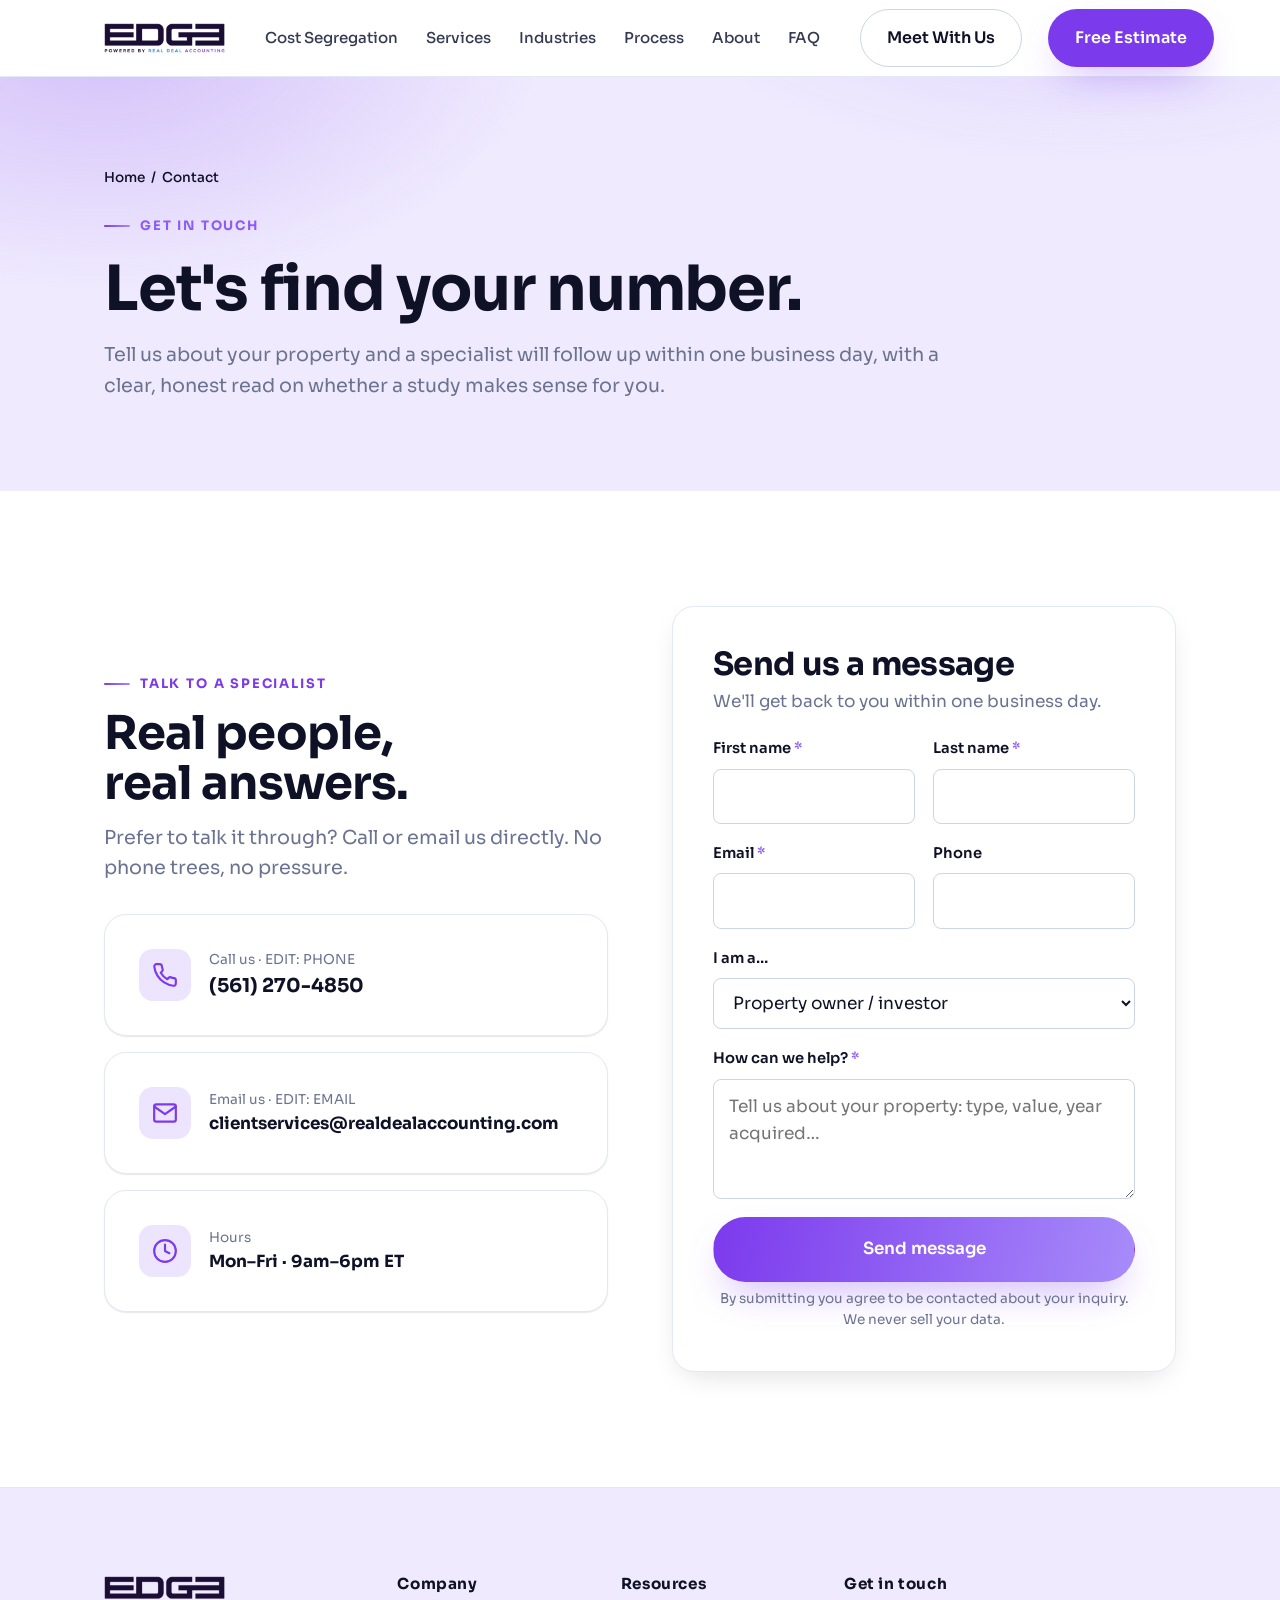
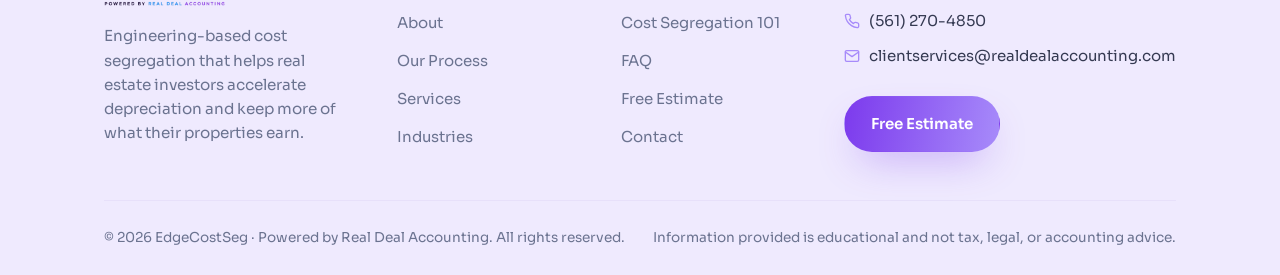
<file: contact.html>
<!DOCTYPE html>
<html lang="en">
<head>
  <meta charset="UTF-8" />
  <meta name="viewport" content="width=device-width, initial-scale=1.0" />
  <title>Contact | EdgeCostSeg</title>
  <meta name="description" content="Talk to a cost segregation specialist at EdgeCostSeg. Call, email, or send your property details for a free, no-obligation feasibility review." />
  <meta name="theme-color" content="#efeafe" />
  <link rel="preconnect" href="https://fonts.googleapis.com" />
  <link rel="preconnect" href="https://fonts.gstatic.com" crossorigin />
  <link href="https://fonts.googleapis.com/css2?family=Sora:wght@300;400;500;600;700;800&family=Figtree:wght@400;500;600;700&display=swap" rel="stylesheet" />
  <link rel="stylesheet" href="styles.css" />
</head>
<body>
  <a class="skip-link" href="#main">Skip to content</a>
  <header class="site-header">
    <div class="container nav">
      <a class="brand" href="index.html" aria-label="EdgeCostSeg home"><!-- EDIT: LOGO --><img src="assets/logo.png" alt="EdgeCostSeg, powered by Real Deal Accounting" /></a>
      <nav aria-label="Primary"><ul class="nav-links">
        <li><a href="cost-segregation.html">Cost Segregation</a></li>
        <li><a href="services.html">Services</a></li>
        <li><a href="industries.html">Industries</a></li>
        <li><a href="process.html">Process</a></li>
        <li><a href="about.html">About</a></li>
        <li><a href="faq.html">FAQ</a></li>
      </ul></nav>
      <div class="nav-cta">
        <!-- EDIT: CALENDLY LINK --><a class="btn btn--ghost nav-save" href="https://calendly.com/swasserman-o0l3/costseg" target="_blank" rel="noopener">Meet With Us</a>
        <!-- EDIT: CTA LINK --><a class="btn btn--primary nav-estimate" href="estimate.html">Free Estimate</a>
        <button class="nav-toggle" aria-label="Open menu" aria-expanded="false" aria-controls="mobileMenu"><svg viewBox="0 0 24 24" fill="none" stroke="currentColor" stroke-width="2" stroke-linecap="round"><line x1="3" y1="6" x2="21" y2="6"/><line x1="3" y1="12" x2="21" y2="12"/><line x1="3" y1="18" x2="21" y2="18"/></svg></button>
      </div>
    </div>
  </header>
  <nav class="mobile-menu" id="mobileMenu" aria-label="Mobile">
    <a href="cost-segregation.html">Cost Segregation</a><a href="services.html">Services</a><a href="industries.html">Industries</a><a href="process.html">Process</a><a href="about.html">About</a><a href="faq.html">FAQ</a><a href="contact.html" class="active">Contact</a>
    <a class="btn btn--primary" href="estimate.html">Get My Free Estimate</a><a class="btn btn--ghost nav-save" href="https://calendly.com/swasserman-o0l3/costseg" target="_blank" rel="noopener">Meet With Us</a>
  </nav>

  <main id="main">
    <section class="page-hero">
      <div class="container">
        <p class="breadcrumb"><a href="index.html">Home</a> &nbsp;/&nbsp; Contact</p>
        <span class="eyebrow">Get in touch</span>
        <h1 class="h-xl">Let's find your number.</h1>
        <p class="lead measure">Tell us about your property and a specialist will follow up within one business day, with a clear, honest read on whether a study makes sense for you.</p>
      </div>
    </section>

    <section class="section">
      <div class="container">
        <div class="split">
          <!-- Contact info -->
          <div>
            <span class="eyebrow">Talk to a specialist</span>
            <h2 class="h-lg mt-s">Real people, real answers.</h2>
            <p class="lead mt-s">Prefer to talk it through? Call or email us directly. No phone trees, no pressure.</p>

            <div class="grid" style="gap:16px;margin-top:30px">
              <a class="card card--hover" href="tel:+15612704850" style="display:flex;align-items:center;gap:18px">
                <div class="icon-badge" style="margin:0"><svg viewBox="0 0 24 24" fill="none" stroke="currentColor" stroke-width="2" stroke-linecap="round" stroke-linejoin="round"><path d="M22 16.92v3a2 2 0 0 1-2.18 2 19.79 19.79 0 0 1-8.63-3.07 19.5 19.5 0 0 1-6-6 19.79 19.79 0 0 1-3.07-8.67A2 2 0 0 1 4.11 2h3a2 2 0 0 1 2 1.72c.13.96.36 1.9.7 2.81a2 2 0 0 1-.45 2.11L8.09 9.91a16 16 0 0 0 6 6l1.27-1.27a2 2 0 0 1 2.11-.45c.91.34 1.85.57 2.81.7A2 2 0 0 1 22 16.92z"/></svg></div>
                <div><div class="form-note" style="margin:0">Call us · EDIT: PHONE</div><div style="font-family:var(--font-display);font-weight:700;font-size:1.2rem;color:var(--ink-900)">(561) 270-4850</div></div>
              </a>
              <a class="card card--hover" href="mailto:clientservices@realdealaccounting.com" style="display:flex;align-items:center;gap:18px">
                <div class="icon-badge" style="margin:0"><svg viewBox="0 0 24 24" fill="none" stroke="currentColor" stroke-width="2" stroke-linecap="round" stroke-linejoin="round"><path d="M4 4h16a2 2 0 0 1 2 2v12a2 2 0 0 1-2 2H4a2 2 0 0 1-2-2V6a2 2 0 0 1 2-2z"/><polyline points="22,6 12,13 2,6"/></svg></div>
                <div><div class="form-note" style="margin:0">Email us · EDIT: EMAIL</div><div style="font-family:var(--font-display);font-weight:700;font-size:1.05rem;color:var(--ink-900);word-break:break-all">clientservices@realdealaccounting.com</div></div>
              </a>
              <div class="card" style="display:flex;align-items:center;gap:18px">
                <div class="icon-badge" style="margin:0"><svg viewBox="0 0 24 24" fill="none" stroke="currentColor" stroke-width="2" stroke-linecap="round" stroke-linejoin="round"><circle cx="12" cy="12" r="10"/><polyline points="12 6 12 12 16 14"/></svg></div>
                <div><div class="form-note" style="margin:0">Hours</div><div style="font-family:var(--font-display);font-weight:700;font-size:1.05rem;color:var(--ink-900)">Mon–Fri · 9am–6pm ET</div></div>
              </div>
            </div>
          </div>

          <!-- Contact form -->
          <div class="form-card" id="contact-form">
            <h3 class="h-md" style="margin-bottom:6px">Send us a message</h3>
            <p class="text-muted" style="margin-bottom:22px">We'll get back to you within one business day.</p>
            <!-- Submits to Formspree → emails you the message. EDIT: replace the action URL to change destination. -->
            <form data-lead action="https://formspree.io/f/xbdedrbw" method="POST" novalidate>
              <input type="hidden" name="_subject" value="New EdgeCostSeg contact message" />
              <input type="text" name="_gotcha" style="display:none" tabindex="-1" autocomplete="off" aria-hidden="true" />
              <div class="form-row">
                <div class="field"><label for="fn">First name <span class="req">*</span></label><input id="fn" name="first_name" type="text" required autocomplete="given-name" /></div>
                <div class="field"><label for="ln">Last name <span class="req">*</span></label><input id="ln" name="last_name" type="text" required autocomplete="family-name" /></div>
              </div>
              <div class="form-row">
                <div class="field"><label for="em">Email <span class="req">*</span></label><input id="em" name="email" type="email" required autocomplete="email" /></div>
                <div class="field"><label for="ph">Phone</label><input id="ph" name="phone" type="tel" autocomplete="tel" /></div>
              </div>
              <div class="field">
                <label for="role">I am a…</label>
                <select id="role" name="role"><option>Property owner / investor</option><option>CPA or advisor (referral partner)</option><option>Other</option></select>
              </div>
              <div class="field"><label for="msg">How can we help? <span class="req">*</span></label><textarea id="msg" name="message" required placeholder="Tell us about your property: type, value, year acquired…"></textarea></div>
              <button class="btn btn--gradient btn--lg" type="submit" style="width:100%">Send message</button>
              <p class="form-note center">By submitting you agree to be contacted about your inquiry. We never sell your data.</p>
            </form>
            <div class="form-success">
              <svg viewBox="0 0 24 24" fill="none" stroke="currentColor" stroke-width="2" stroke-linecap="round" stroke-linejoin="round"><path d="M22 11.08V12a10 10 0 1 1-5.93-9.14"/><polyline points="22 4 12 14.01 9 11.01"/></svg>
              <h3 class="h-md">Message sent. Thank you.</h3>
              <p class="text-muted mt-s">A specialist will be in touch within one business day. Need a faster answer? Call <a href="tel:+15612704850" style="color:var(--blue-600);font-weight:600">(561) 270-4850</a>.</p>
            </div>
          </div>
        </div>
      </div>
    </section>
  </main>

  <footer class="site-footer">
    <div class="container">
      <div class="footer-top">
        <div class="footer-brand"><!-- EDIT: LOGO (white) --><img src="assets/logo.png" alt="EdgeCostSeg" /><p>Engineering-based cost segregation that helps real estate investors accelerate depreciation and keep more of what their properties earn.</p></div>
        <div class="footer-col"><h4>Company</h4><ul><li><a href="about.html">About</a></li><li><a href="process.html">Our Process</a></li><li><a href="services.html">Services</a></li><li><a href="industries.html">Industries</a></li></ul></div>
        <div class="footer-col"><h4>Resources</h4><ul><li><a href="cost-segregation.html">Cost Segregation 101</a></li><li><a href="faq.html">FAQ</a></li><li><a href="estimate.html">Free Estimate</a></li><li><a href="contact.html">Contact</a></li></ul></div>
        <div class="footer-col"><h4>Get in touch</h4><div class="footer-contact"><!-- EDIT: PHONE --><a href="tel:+15612704850"><svg viewBox="0 0 24 24" fill="none" stroke="currentColor" stroke-width="2" stroke-linecap="round" stroke-linejoin="round"><path d="M22 16.92v3a2 2 0 0 1-2.18 2 19.79 19.79 0 0 1-8.63-3.07 19.5 19.5 0 0 1-6-6 19.79 19.79 0 0 1-3.07-8.67A2 2 0 0 1 4.11 2h3a2 2 0 0 1 2 1.72c.13.96.36 1.9.7 2.81a2 2 0 0 1-.45 2.11L8.09 9.91a16 16 0 0 0 6 6l1.27-1.27a2 2 0 0 1 2.11-.45c.91.34 1.85.57 2.81.7A2 2 0 0 1 22 16.92z"/></svg>(561) 270-4850</a><!-- EDIT: EMAIL --><a href="mailto:clientservices@realdealaccounting.com"><svg viewBox="0 0 24 24" fill="none" stroke="currentColor" stroke-width="2" stroke-linecap="round" stroke-linejoin="round"><path d="M4 4h16a2 2 0 0 1 2 2v12a2 2 0 0 1-2 2H4a2 2 0 0 1-2-2V6a2 2 0 0 1 2-2z"/><polyline points="22,6 12,13 2,6"/></svg>clientservices@realdealaccounting.com</a></div><a class="btn btn--gradient mt-m" href="estimate.html">Free Estimate</a></div>
      </div>
      <div class="footer-bottom"><span>© <span id="year">2026</span> EdgeCostSeg · Powered by Real Deal Accounting. All rights reserved.</span><span>Information provided is educational and not tax, legal, or accounting advice.</span></div>
    </div>
  </footer>
  <script src="script.js"></script>
</body>
</html>
</file>
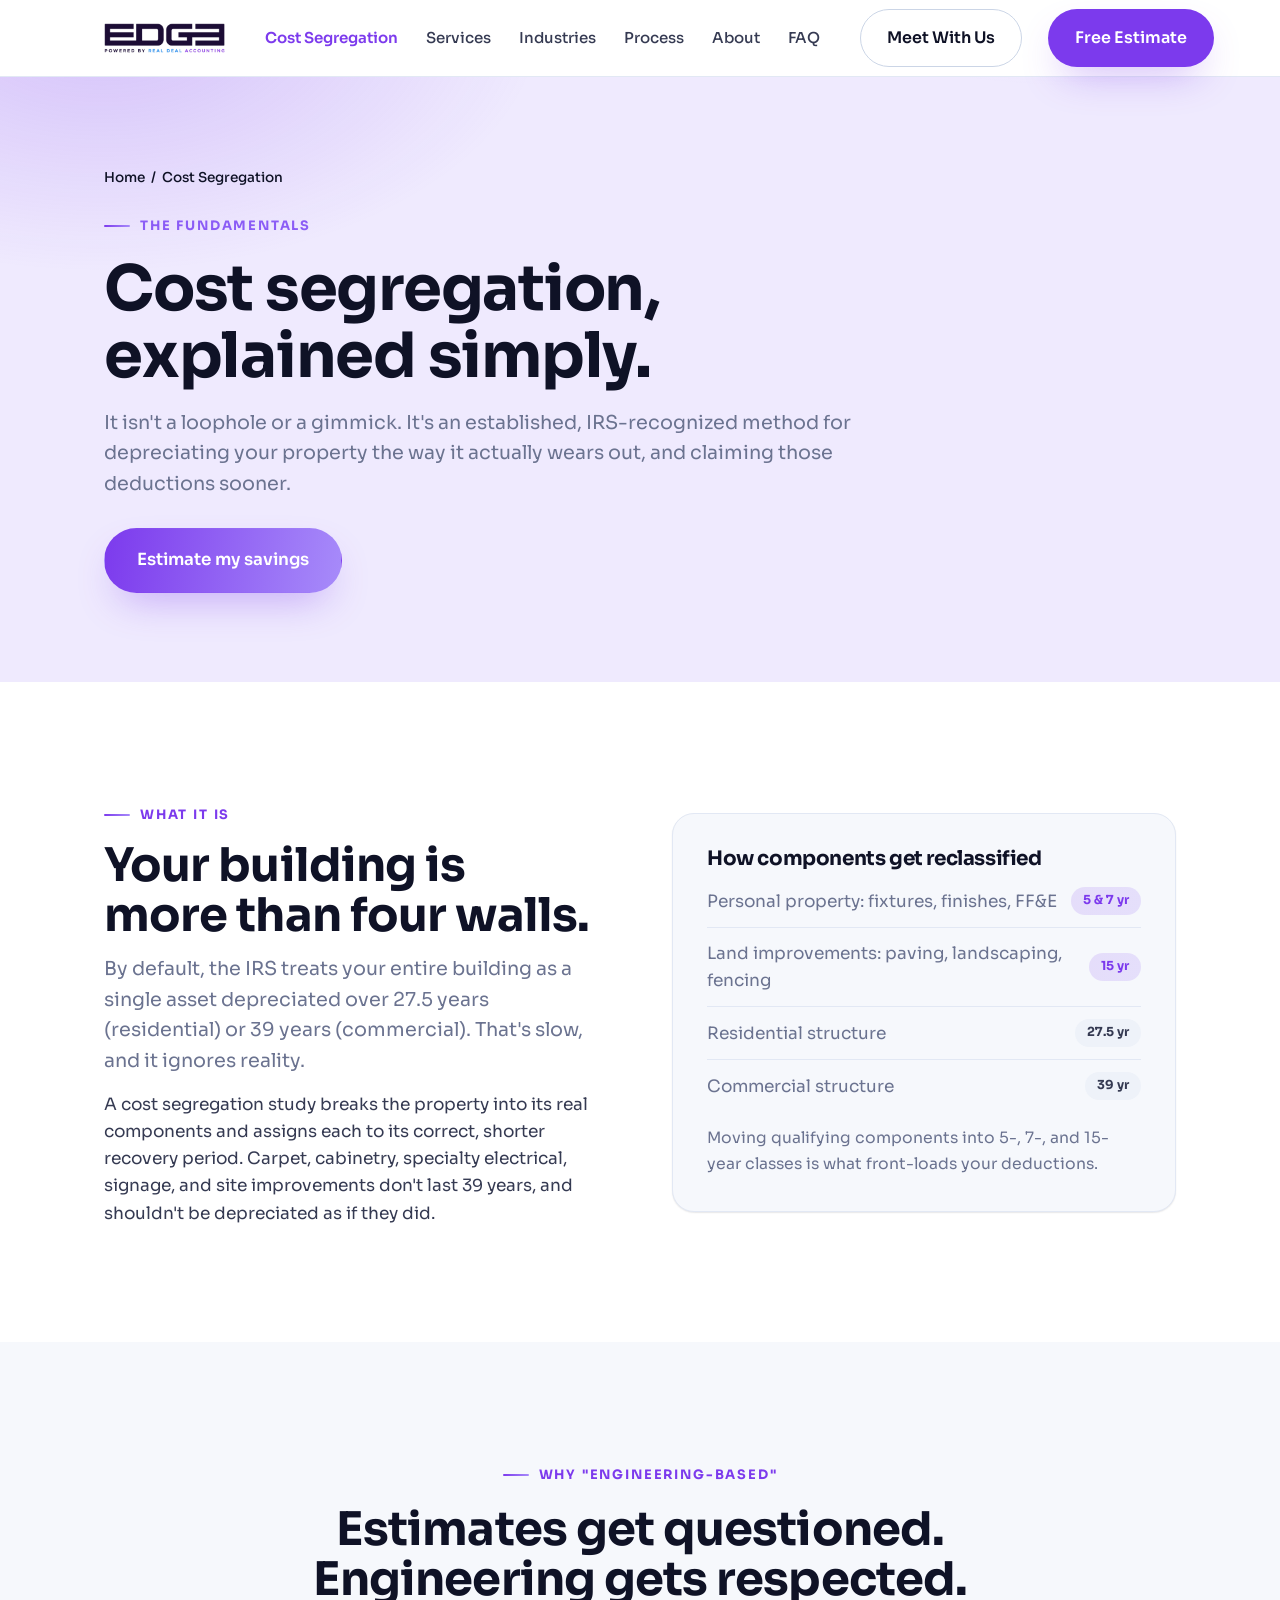
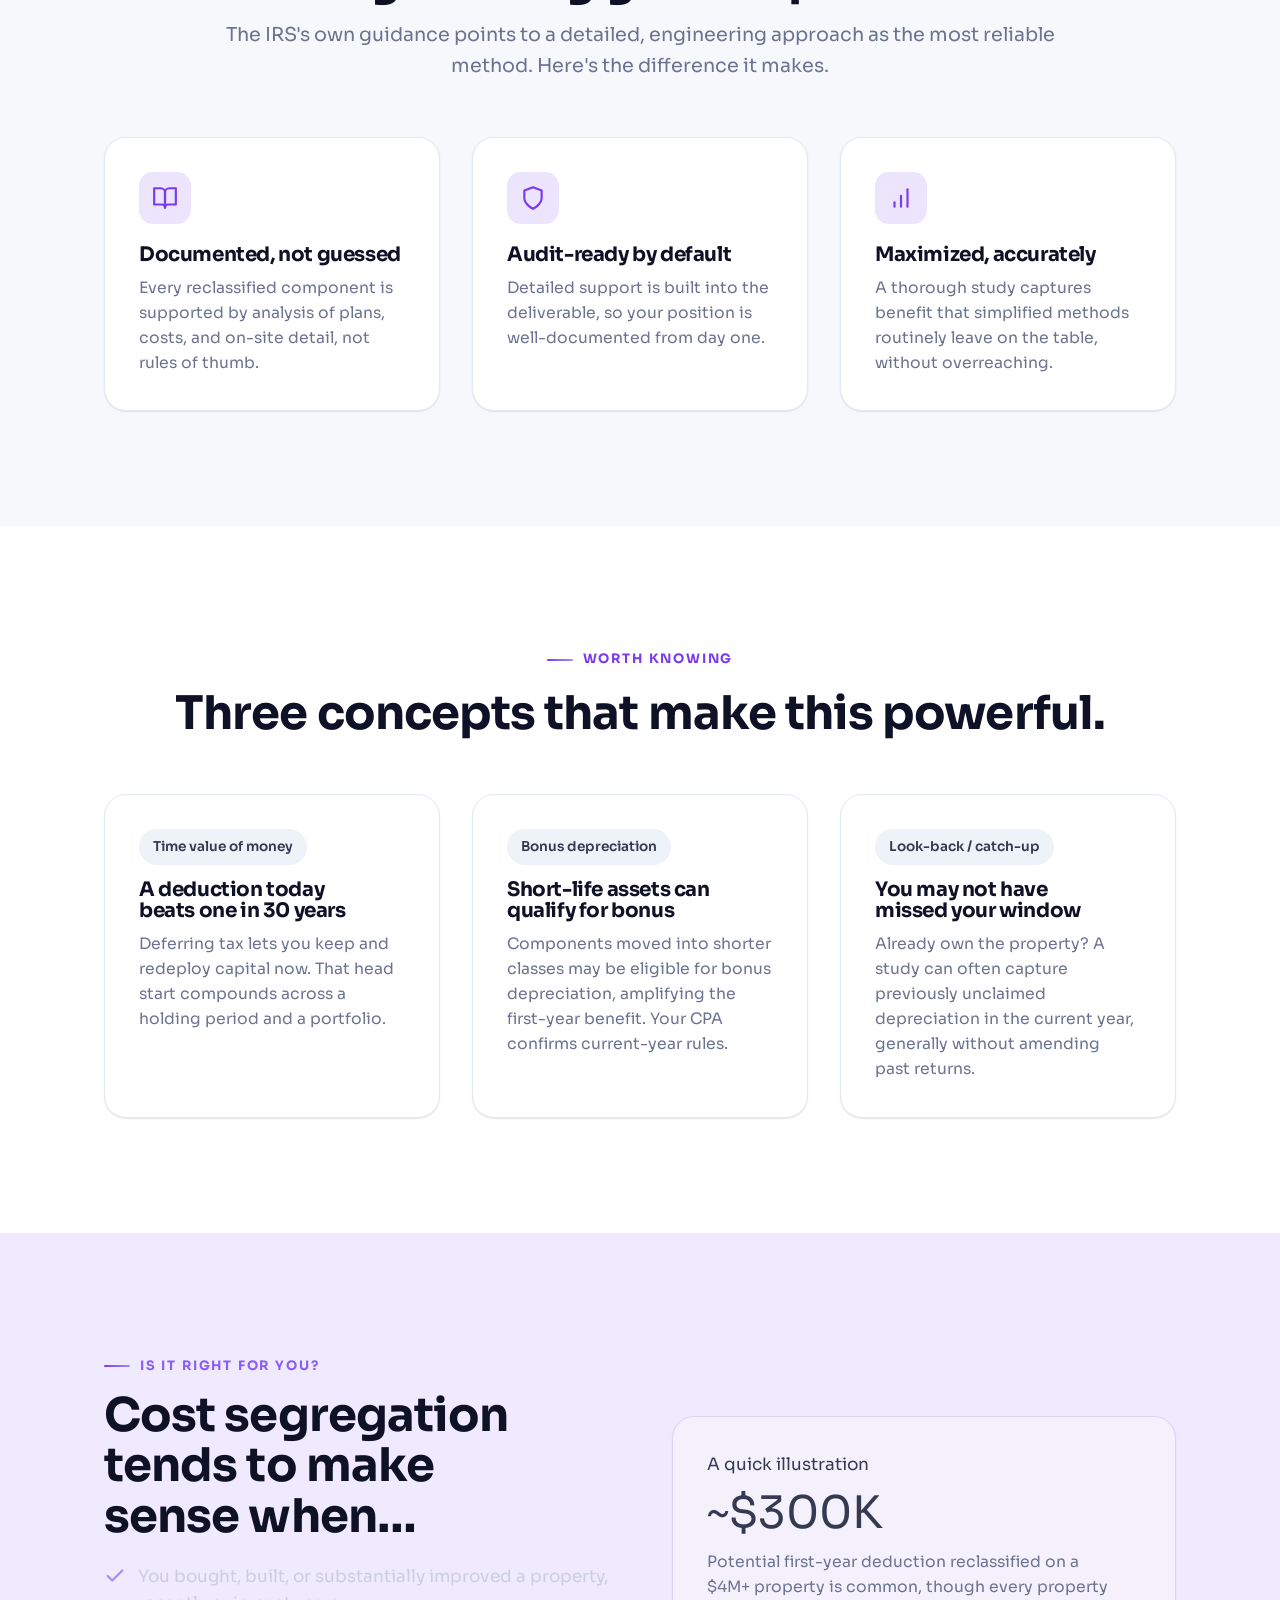
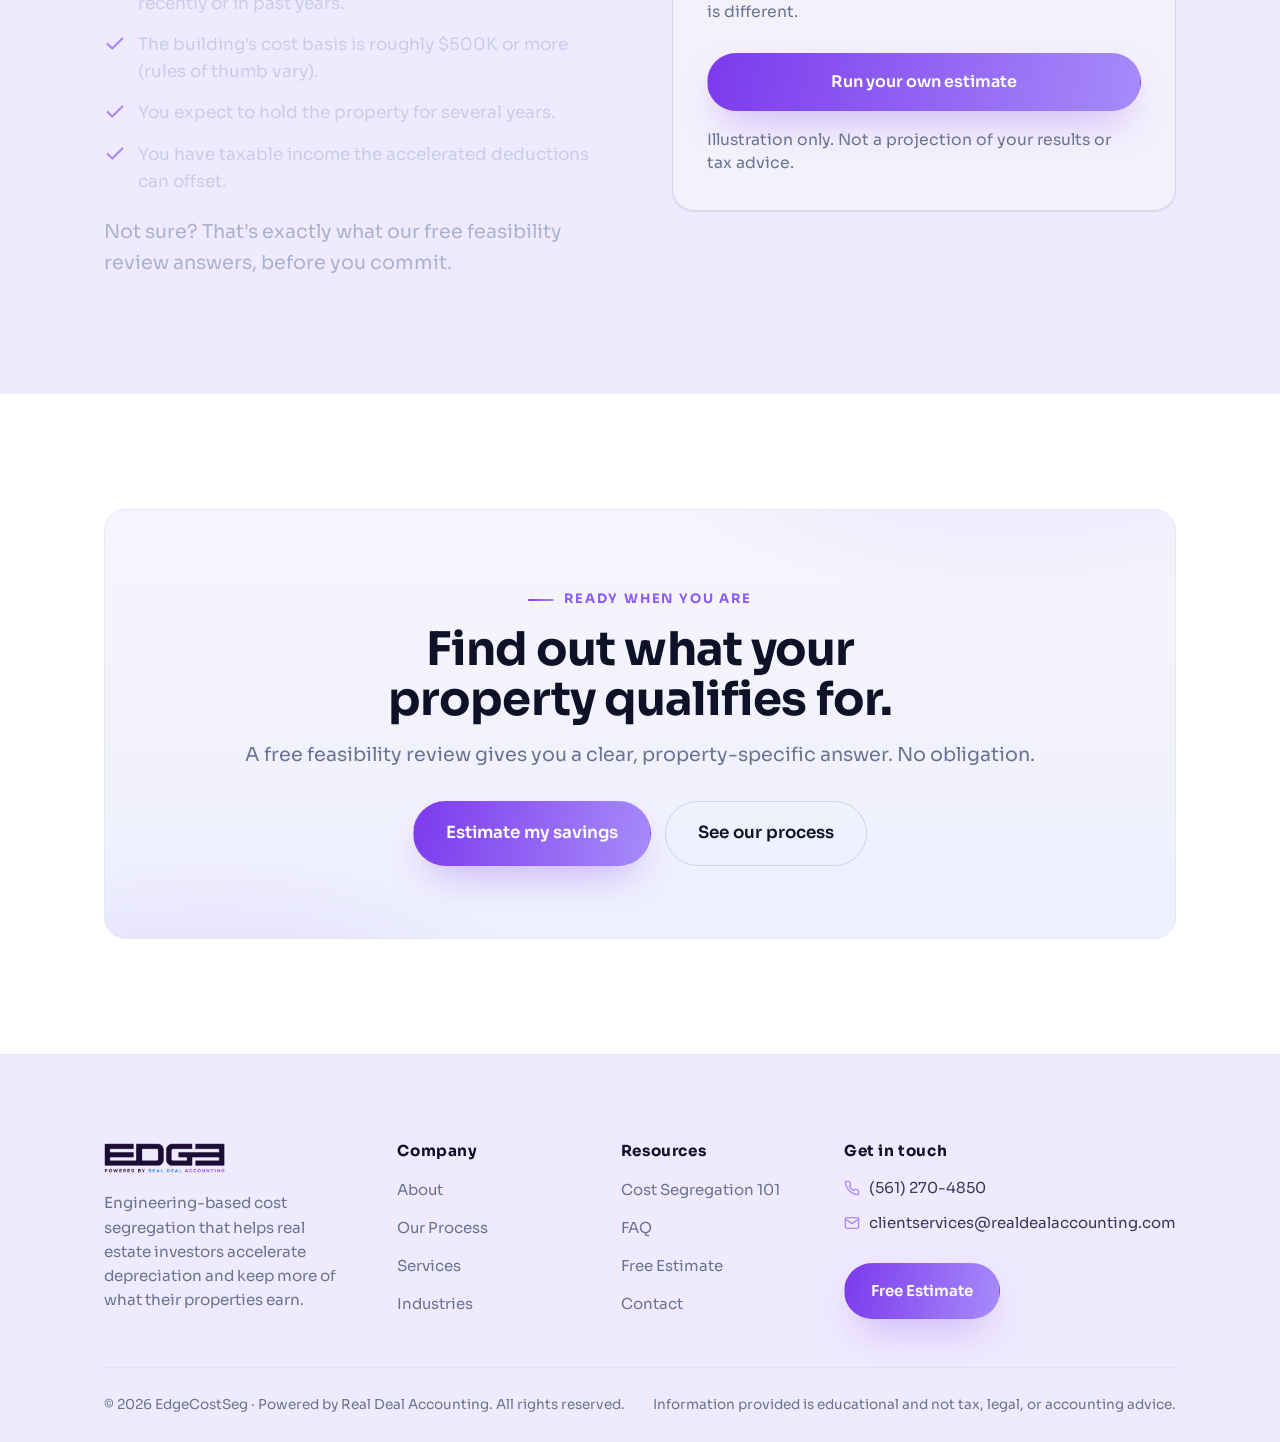
<file: cost-segregation.html>
<!DOCTYPE html>
<html lang="en">
<head>
  <meta charset="UTF-8" />
  <meta name="viewport" content="width=device-width, initial-scale=1.0" />
  <title>What Is Cost Segregation? | EdgeCostSeg</title>
  <meta name="description" content="A plain-English guide to engineering-based cost segregation: how reclassifying building components into shorter depreciation schedules accelerates deductions and improves cash flow." />
  <meta name="theme-color" content="#efeafe" />
  <link rel="preconnect" href="https://fonts.googleapis.com" />
  <link rel="preconnect" href="https://fonts.gstatic.com" crossorigin />
  <link href="https://fonts.googleapis.com/css2?family=Sora:wght@300;400;500;600;700;800&family=Figtree:wght@400;500;600;700&display=swap" rel="stylesheet" />
  <link rel="stylesheet" href="styles.css" />
</head>
<body>
  <a class="skip-link" href="#main">Skip to content</a>

  <header class="site-header">
    <div class="container nav">
      <a class="brand" href="index.html" aria-label="EdgeCostSeg home"><!-- EDIT: LOGO --><img src="assets/logo.png" alt="EdgeCostSeg, powered by Real Deal Accounting" /></a>
      <nav aria-label="Primary"><ul class="nav-links">
        <li><a href="cost-segregation.html" class="active">Cost Segregation</a></li>
        <li><a href="services.html">Services</a></li>
        <li><a href="industries.html">Industries</a></li>
        <li><a href="process.html">Process</a></li>
        <li><a href="about.html">About</a></li>
        <li><a href="faq.html">FAQ</a></li>
      </ul></nav>
      <div class="nav-cta">
        <!-- EDIT: CALENDLY LINK --><a class="btn btn--ghost nav-save" href="https://calendly.com/swasserman-o0l3/costseg" target="_blank" rel="noopener">Meet With Us</a>
        <!-- EDIT: CTA LINK --><a class="btn btn--primary nav-estimate" href="estimate.html">Free Estimate</a>
        <button class="nav-toggle" aria-label="Open menu" aria-expanded="false" aria-controls="mobileMenu"><svg viewBox="0 0 24 24" fill="none" stroke="currentColor" stroke-width="2" stroke-linecap="round"><line x1="3" y1="6" x2="21" y2="6"/><line x1="3" y1="12" x2="21" y2="12"/><line x1="3" y1="18" x2="21" y2="18"/></svg></button>
      </div>
    </div>
  </header>
  <nav class="mobile-menu" id="mobileMenu" aria-label="Mobile">
    <a href="cost-segregation.html" class="active">Cost Segregation</a><a href="services.html">Services</a><a href="industries.html">Industries</a><a href="process.html">Process</a><a href="about.html">About</a><a href="faq.html">FAQ</a><a href="contact.html">Contact</a>
    <a class="btn btn--primary" href="estimate.html">Get My Free Estimate</a><a class="btn btn--ghost nav-save" href="https://calendly.com/swasserman-o0l3/costseg" target="_blank" rel="noopener">Meet With Us</a>
  </nav>

  <main id="main">
    <section class="page-hero">
      <div class="container">
        <p class="breadcrumb"><a href="index.html">Home</a> &nbsp;/&nbsp; Cost Segregation</p>
        <span class="eyebrow">The fundamentals</span>
        <h1 class="h-xl">Cost segregation, explained simply.</h1>
        <p class="lead measure">It isn't a loophole or a gimmick. It's an established, IRS-recognized method for depreciating your property the way it actually wears out, and claiming those deductions sooner.</p>
        <div class="btn-row" style="margin-top:28px"><a class="btn btn--gradient btn--lg" href="estimate.html">Estimate my savings</a></div>
      </div>
    </section>

    <!-- DEFINITION -->
    <section class="section">
      <div class="container">
        <div class="split">
          <div>
            <span class="eyebrow">What it is</span>
            <h2 class="h-lg mt-s">Your building is more than four walls.</h2>
            <p class="lead mt-s">By default, the IRS treats your entire building as a single asset depreciated over 27.5 years (residential) or 39 years (commercial). That's slow, and it ignores reality.</p>
            <p class="mt-s">A cost segregation study breaks the property into its real components and assigns each to its correct, shorter recovery period. Carpet, cabinetry, specialty electrical, signage, and site improvements don't last 39 years, and shouldn't be depreciated as if they did.</p>
          </div>
          <div class="card" style="background:var(--gray-50)">
            <h3 class="h-md" style="margin-bottom:18px">How components get reclassified</h3>
            <div class="er-break" style="margin-top:0">
              <div class="row" style="border-color:var(--gray-200)"><span style="color:var(--ink-500)">Personal property: fixtures, finishes, FF&amp;E</span><span style="display:inline-block;white-space:nowrap;background:var(--grad-soft);color:var(--blue-600);font-weight:700;font-size:.78rem;padding:4px 12px;border-radius:999px">5 &amp; 7 yr</span></div>
              <div class="row" style="border-color:var(--gray-200)"><span style="color:var(--ink-500)">Land improvements: paving, landscaping, fencing</span><span style="display:inline-block;white-space:nowrap;background:var(--grad-soft);color:var(--blue-600);font-weight:700;font-size:.78rem;padding:4px 12px;border-radius:999px">15 yr</span></div>
              <div class="row" style="border-color:var(--gray-200)"><span style="color:var(--ink-500)">Residential structure</span><span style="display:inline-block;white-space:nowrap;background:var(--gray-100);color:var(--ink-700);font-weight:700;font-size:.78rem;padding:4px 12px;border-radius:999px">27.5 yr</span></div>
              <div class="row" style="border:0"><span style="color:var(--ink-500)">Commercial structure</span><span style="display:inline-block;white-space:nowrap;background:var(--gray-100);color:var(--ink-700);font-weight:700;font-size:.78rem;padding:4px 12px;border-radius:999px">39 yr</span></div>
            </div>
            <p class="form-note mt-s">Moving qualifying components into 5-, 7-, and 15-year classes is what front-loads your deductions.</p>
          </div>
        </div>
      </div>
    </section>

    <!-- WHY ENGINEERING -->
    <section class="section section--gray">
      <div class="container">
        <div class="block-head center">
          <span class="eyebrow">Why "engineering-based"</span>
          <h2 class="h-lg">Estimates get questioned. Engineering gets respected.</h2>
          <p class="lead measure">The IRS's own guidance points to a detailed, engineering approach as the most reliable method. Here's the difference it makes.</p>
        </div>
        <div class="grid cols-3">
          <div class="card reveal"><div class="icon-badge"><svg viewBox="0 0 24 24" fill="none" stroke="currentColor" stroke-width="2" stroke-linecap="round" stroke-linejoin="round"><path d="M2 3h6a4 4 0 0 1 4 4v14a3 3 0 0 0-3-3H2z"/><path d="M22 3h-6a4 4 0 0 0-4 4v14a3 3 0 0 1 3-3h7z"/></svg></div><h3>Documented, not guessed</h3><p>Every reclassified component is supported by analysis of plans, costs, and on-site detail, not rules of thumb.</p></div>
          <div class="card reveal"><div class="icon-badge"><svg viewBox="0 0 24 24" fill="none" stroke="currentColor" stroke-width="2" stroke-linecap="round" stroke-linejoin="round"><path d="M12 22s8-4 8-10V5l-8-3-8 3v7c0 6 8 10 8 10z"/></svg></div><h3>Audit-ready by default</h3><p>Detailed support is built into the deliverable, so your position is well-documented from day one.</p></div>
          <div class="card reveal"><div class="icon-badge"><svg viewBox="0 0 24 24" fill="none" stroke="currentColor" stroke-width="2" stroke-linecap="round" stroke-linejoin="round"><line x1="12" y1="20" x2="12" y2="10"/><line x1="18" y1="20" x2="18" y2="4"/><line x1="6" y1="20" x2="6" y2="16"/></svg></div><h3>Maximized, accurately</h3><p>A thorough study captures benefit that simplified methods routinely leave on the table, without overreaching.</p></div>
        </div>
      </div>
    </section>

    <!-- KEY CONCEPTS -->
    <section class="section">
      <div class="container">
        <div class="block-head center">
          <span class="eyebrow">Worth knowing</span>
          <h2 class="h-lg">Three concepts that make this powerful.</h2>
        </div>
        <div class="grid cols-3">
          <div class="card card--hover reveal">
            <span class="pill">Time value of money</span>
            <h3 class="mt-s">A deduction today beats one in 30 years</h3>
            <p>Deferring tax lets you keep and redeploy capital now. That head start compounds across a holding period and a portfolio.</p>
          </div>
          <div class="card card--hover reveal">
            <span class="pill">Bonus depreciation</span>
            <h3 class="mt-s">Short-life assets can qualify for bonus</h3>
            <p>Components moved into shorter classes may be eligible for bonus depreciation, amplifying the first-year benefit. Your CPA confirms current-year rules.</p>
          </div>
          <div class="card card--hover reveal">
            <span class="pill">Look-back / catch-up</span>
            <h3 class="mt-s">You may not have missed your window</h3>
            <p>Already own the property? A study can often capture previously unclaimed depreciation in the current year, generally without amending past returns.</p>
          </div>
        </div>
      </div>
    </section>

    <!-- WHO / WHEN -->
    <section class="section section--navy">
      <div class="container">
        <div class="split">
          <div>
            <span class="eyebrow">Is it right for you?</span>
            <h2 class="h-lg mt-s">Cost segregation tends to make sense when…</h2>
            <ul class="checks" style="margin-top:22px">
              <li><svg viewBox="0 0 24 24" fill="none" stroke="var(--blue-400)" stroke-width="2.4" stroke-linecap="round" stroke-linejoin="round"><polyline points="20 6 9 17 4 12"/></svg><span style="color:#c9cee6">You bought, built, or substantially improved a property, recently or in past years.</span></li>
              <li><svg viewBox="0 0 24 24" fill="none" stroke="var(--blue-400)" stroke-width="2.4" stroke-linecap="round" stroke-linejoin="round"><polyline points="20 6 9 17 4 12"/></svg><span style="color:#c9cee6">The building's cost basis is roughly $500K or more (rules of thumb vary).</span></li>
              <li><svg viewBox="0 0 24 24" fill="none" stroke="var(--blue-400)" stroke-width="2.4" stroke-linecap="round" stroke-linejoin="round"><polyline points="20 6 9 17 4 12"/></svg><span style="color:#c9cee6">You expect to hold the property for several years.</span></li>
              <li><svg viewBox="0 0 24 24" fill="none" stroke="var(--blue-400)" stroke-width="2.4" stroke-linecap="round" stroke-linejoin="round"><polyline points="20 6 9 17 4 12"/></svg><span style="color:#c9cee6">You have taxable income the accelerated deductions can offset.</span></li>
            </ul>
            <p class="lead" style="margin-top:22px;color:#aab2d0">Not sure? That's exactly what our free feasibility review answers, before you commit.</p>
          </div>
          <div style="align-self:center">
            <div class="card" style="background:var(--navy-900);border-color:var(--navy-700)">
              <span class="er-label">A quick illustration</span>
              <div class="er-fig" style="font-size:clamp(2rem,5vw,2.8rem)">~$300K</div>
              <p style="color:var(--ink-500)">Potential first-year deduction reclassified on a $4M+ property is common, though every property is different.</p>
              <a class="btn btn--gradient mt-m" href="estimate.html" style="width:100%">Run your own estimate</a>
              <p class="est-disclaimer">Illustration only. Not a projection of your results or tax advice.</p>
            </div>
          </div>
        </div>
      </div>
    </section>

    <section class="section">
      <div class="container">
        <div class="cta-banner reveal">
          <span class="eyebrow" style="color:var(--violet-500)">Ready when you are</span>
          <h2 class="h-lg mt-s">Find out what your property qualifies for.</h2>
          <p class="lead measure">A free feasibility review gives you a clear, property-specific answer. No obligation.</p>
          <div class="btn-row"><a class="btn btn--light btn--lg" href="estimate.html">Estimate my savings</a><a class="btn btn--ghost-light btn--lg" href="process.html">See our process</a></div>
        </div>
      </div>
    </section>
  </main>

  <footer class="site-footer">
    <div class="container">
      <div class="footer-top">
        <div class="footer-brand"><!-- EDIT: LOGO (white) --><img src="assets/logo.png" alt="EdgeCostSeg" /><p>Engineering-based cost segregation that helps real estate investors accelerate depreciation and keep more of what their properties earn.</p></div>
        <div class="footer-col"><h4>Company</h4><ul><li><a href="about.html">About</a></li><li><a href="process.html">Our Process</a></li><li><a href="services.html">Services</a></li><li><a href="industries.html">Industries</a></li></ul></div>
        <div class="footer-col"><h4>Resources</h4><ul><li><a href="cost-segregation.html">Cost Segregation 101</a></li><li><a href="faq.html">FAQ</a></li><li><a href="estimate.html">Free Estimate</a></li><li><a href="contact.html">Contact</a></li></ul></div>
        <div class="footer-col"><h4>Get in touch</h4><div class="footer-contact"><!-- EDIT: PHONE --><a href="tel:+15612704850"><svg viewBox="0 0 24 24" fill="none" stroke="currentColor" stroke-width="2" stroke-linecap="round" stroke-linejoin="round"><path d="M22 16.92v3a2 2 0 0 1-2.18 2 19.79 19.79 0 0 1-8.63-3.07 19.5 19.5 0 0 1-6-6 19.79 19.79 0 0 1-3.07-8.67A2 2 0 0 1 4.11 2h3a2 2 0 0 1 2 1.72c.13.96.36 1.9.7 2.81a2 2 0 0 1-.45 2.11L8.09 9.91a16 16 0 0 0 6 6l1.27-1.27a2 2 0 0 1 2.11-.45c.91.34 1.85.57 2.81.7A2 2 0 0 1 22 16.92z"/></svg>(561) 270-4850</a><!-- EDIT: EMAIL --><a href="mailto:clientservices@realdealaccounting.com"><svg viewBox="0 0 24 24" fill="none" stroke="currentColor" stroke-width="2" stroke-linecap="round" stroke-linejoin="round"><path d="M4 4h16a2 2 0 0 1 2 2v12a2 2 0 0 1-2 2H4a2 2 0 0 1-2-2V6a2 2 0 0 1 2-2z"/><polyline points="22,6 12,13 2,6"/></svg>clientservices@realdealaccounting.com</a></div><a class="btn btn--gradient mt-m" href="estimate.html">Free Estimate</a></div>
      </div>
      <div class="footer-bottom"><span>© <span id="year">2026</span> EdgeCostSeg · Powered by Real Deal Accounting. All rights reserved.</span><span>Information provided is educational and not tax, legal, or accounting advice.</span></div>
    </div>
  </footer>
  <script src="script.js"></script>
</body>
</html>
</file>
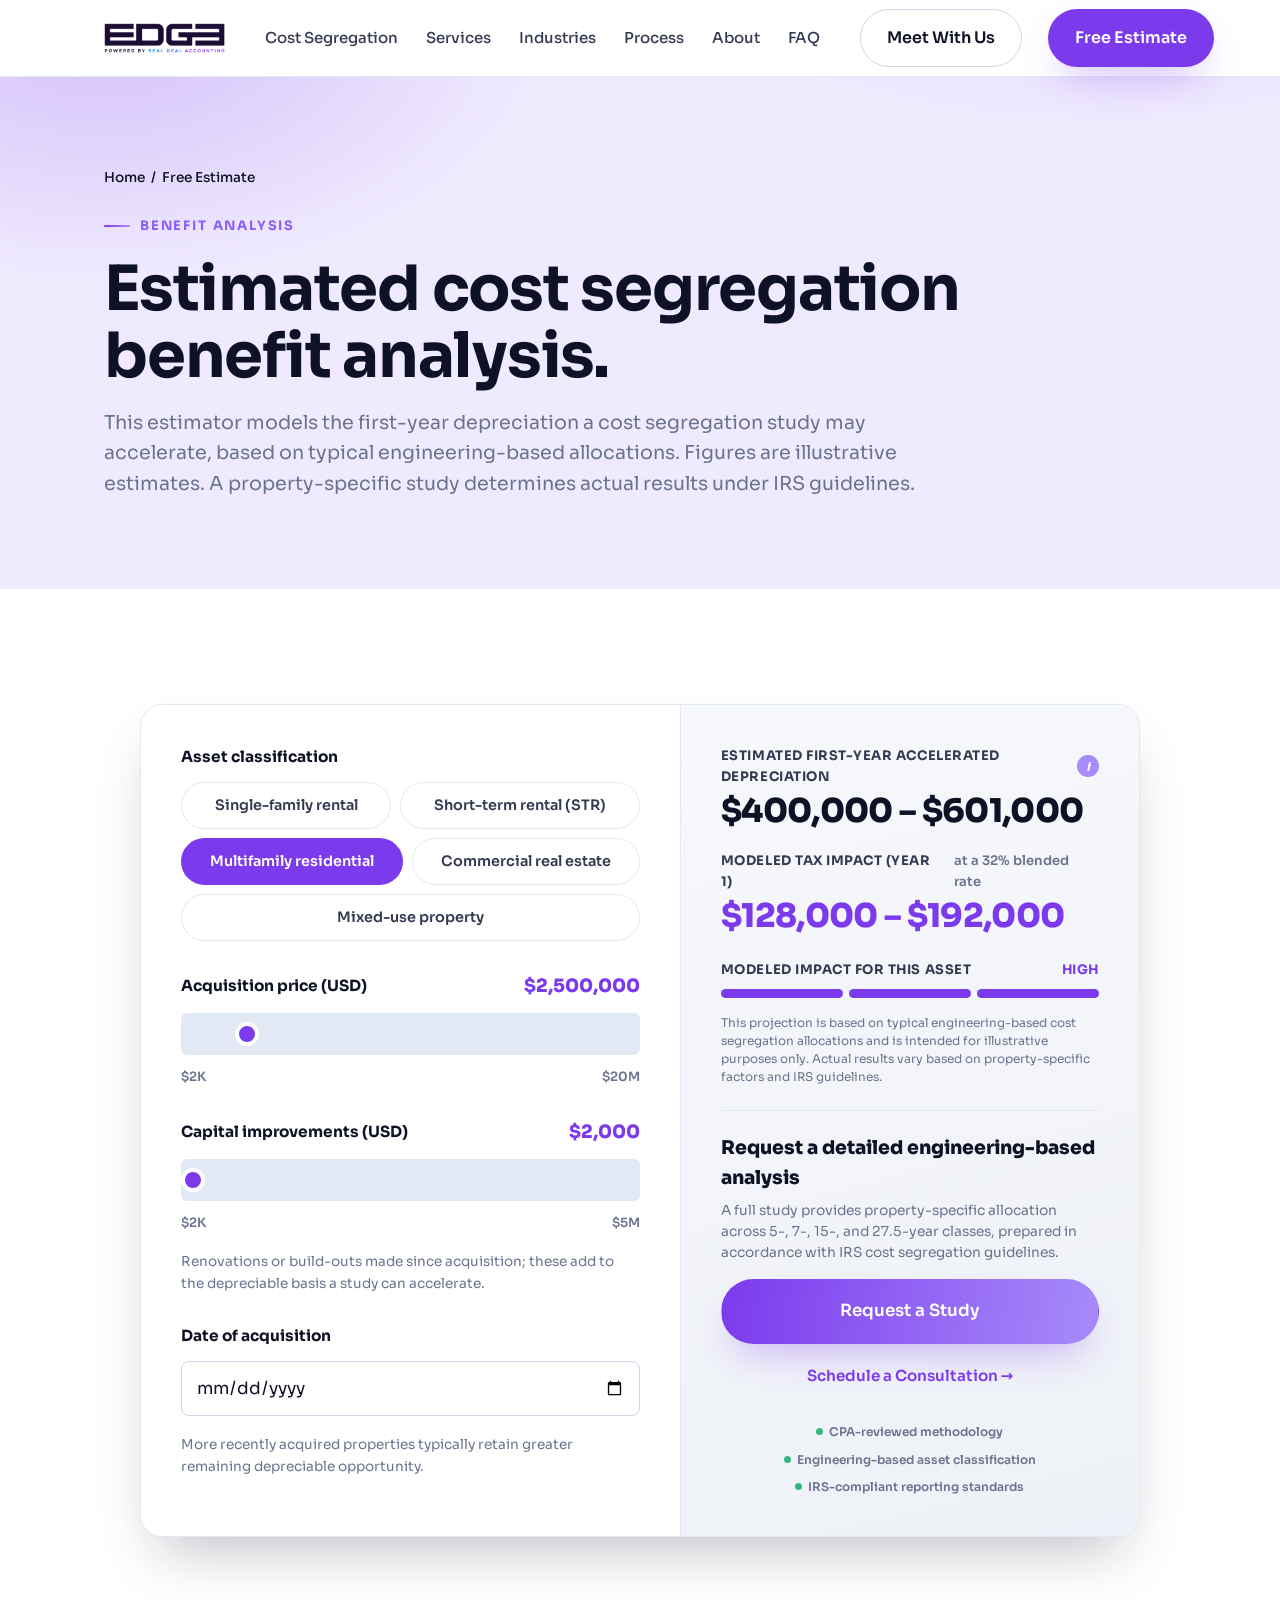
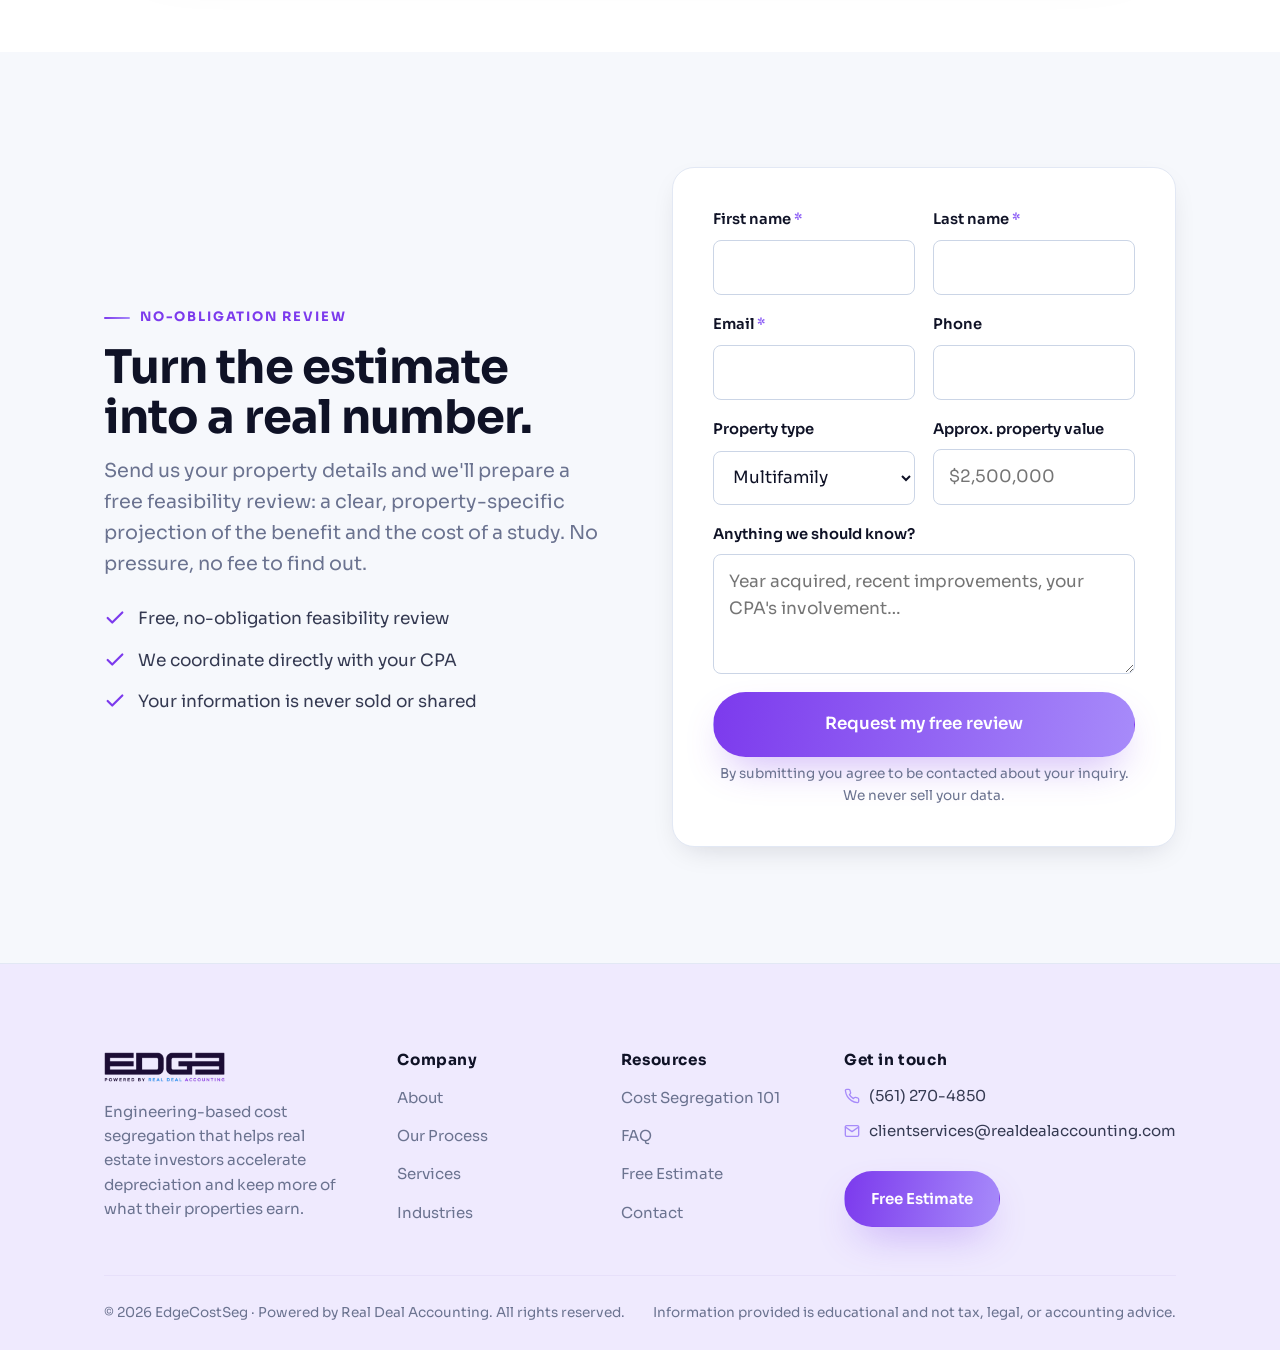
<file: estimate.html>
<!DOCTYPE html>
<html lang="en">
<head>
  <meta charset="UTF-8" />
  <meta name="viewport" content="width=device-width, initial-scale=1.0" />
  <title>Free Savings Estimate | EdgeCostSeg</title>
  <meta name="description" content="Estimate the potential first-year tax benefit of a cost segregation study on your property, then request a free, no-obligation feasibility review from EdgeCostSeg." />
  <meta name="theme-color" content="#efeafe" />
  <link rel="preconnect" href="https://fonts.googleapis.com" />
  <link rel="preconnect" href="https://fonts.gstatic.com" crossorigin />
  <link href="https://fonts.googleapis.com/css2?family=Sora:wght@300;400;500;600;700;800&family=Figtree:wght@400;500;600;700&display=swap" rel="stylesheet" />
  <link rel="stylesheet" href="styles.css" />
</head>
<body>
  <a class="skip-link" href="#main">Skip to content</a>

  <header class="site-header">
    <div class="container nav">
      <a class="brand" href="index.html" aria-label="EdgeCostSeg home">
        <!-- EDIT: LOGO --><img src="assets/logo.png" alt="EdgeCostSeg, powered by Real Deal Accounting" />
      </a>
      <nav aria-label="Primary">
        <ul class="nav-links">
          <li><a href="cost-segregation.html">Cost Segregation</a></li>
          <li><a href="services.html">Services</a></li>
          <li><a href="industries.html">Industries</a></li>
          <li><a href="process.html">Process</a></li>
          <li><a href="about.html">About</a></li>
          <li><a href="faq.html">FAQ</a></li>
        </ul>
      </nav>
      <div class="nav-cta">
        <!-- EDIT: CALENDLY LINK --><a class="btn btn--ghost nav-save" href="https://calendly.com/swasserman-o0l3/costseg" target="_blank" rel="noopener">Meet With Us</a>
        <!-- EDIT: CTA LINK --><a class="btn btn--primary nav-estimate" href="estimate.html">Free Estimate</a>
        <button class="nav-toggle" aria-label="Open menu" aria-expanded="false" aria-controls="mobileMenu"><svg viewBox="0 0 24 24" fill="none" stroke="currentColor" stroke-width="2" stroke-linecap="round"><line x1="3" y1="6" x2="21" y2="6"/><line x1="3" y1="12" x2="21" y2="12"/><line x1="3" y1="18" x2="21" y2="18"/></svg></button>
      </div>
    </div>
  </header>
  <nav class="mobile-menu" id="mobileMenu" aria-label="Mobile">
    <a href="cost-segregation.html">Cost Segregation</a>
    <a href="services.html">Services</a>
    <a href="industries.html">Industries</a>
    <a href="process.html">Process</a>
    <a href="about.html">About</a>
    <a href="faq.html">FAQ</a>
    <a href="contact.html">Contact</a>
    <a class="btn btn--primary" href="estimate.html">Get My Free Estimate</a>
    <a class="btn btn--ghost nav-save" href="https://calendly.com/swasserman-o0l3/costseg" target="_blank" rel="noopener">Meet With Us</a>
  </nav>

  <main id="main">
    <section class="page-hero">
      <div class="container">
        <p class="breadcrumb"><a href="index.html">Home</a> &nbsp;/&nbsp; Free Estimate</p>
        <span class="eyebrow">Benefit analysis</span>
        <h1 class="h-xl">Estimated cost segregation<br />benefit analysis.</h1>
        <p class="lead measure">This estimator models the first-year depreciation a cost segregation study may accelerate, based on typical engineering-based allocations. Figures are illustrative estimates. A property-specific study determines actual results under IRS guidelines.</p>
      </div>
    </section>

    <section class="section">
      <div class="container">
        <div class="cse" id="cse">
          <!-- Controls -->
          <div class="cse-controls">
            <div class="cse-group">
              <div class="cse-label">Asset classification</div>
              <div class="cse-pills" role="group" aria-label="Asset classification">
                <button type="button" data-type="sfr" aria-pressed="false">Single-family rental</button>
                <button type="button" data-type="str" aria-pressed="false">Short-term rental (STR)</button>
                <button type="button" data-type="multifamily" class="active" aria-pressed="true">Multifamily residential</button>
                <button type="button" data-type="commercial" aria-pressed="false">Commercial real estate</button>
                <button type="button" data-type="mixed" aria-pressed="false">Mixed-use property</button>
              </div>
            </div>

            <div class="cse-group">
              <div class="cse-label">Acquisition price (USD) <span class="cse-val" id="cseValOut">$2,500,000</span></div>
              <input type="range" id="cseVal" class="cse-range" min="2000" max="20000000" step="2000" value="2500000" aria-label="Property value" />
              <div class="cse-scale"><span>$2K</span><span>$20M</span></div>
            </div>

            <div class="cse-group">
              <div class="cse-label">Capital improvements (USD) <span class="cse-val" id="cseImpOut">$2,000</span></div>
              <input type="range" id="cseImp" class="cse-range" min="2000" max="5000000" step="2000" value="2000" aria-label="Capital improvements" />
              <div class="cse-scale"><span>$2K</span><span>$5M</span></div>
              <p class="form-note">Renovations or build-outs made since acquisition; these add to the depreciable basis a study can accelerate.</p>
            </div>

            <div class="cse-group">
              <div class="cse-label">Date of acquisition</div>
              <input type="date" id="cseDate" class="cse-date" aria-label="Date of acquisition" />
              <p class="form-note">More recently acquired properties typically retain greater remaining depreciable opportunity.</p>
            </div>
          </div>

          <!-- Output -->
          <div class="cse-out" aria-live="polite">
            <div class="cse-out-label">Estimated first-year accelerated depreciation
              <button class="cse-info" type="button" aria-label="How is this calculated?">i<span class="cse-tip">Modeled from typical engineering-based component allocations for the selected asset class, applied to an estimated building basis and adjusted for date of acquisition. Illustrative only.</span></button>
            </div>
            <div class="cse-fig" id="cseDep">$0 – $0</div>

            <div class="cse-out-label" style="margin-top:20px">Modeled tax impact (Year 1) <span class="cse-sub">at a 32% blended rate</span></div>
            <div class="cse-fig cse-fig--accent" id="cseTax">$0 – $0</div>

            <div class="cse-conf">
              <div class="cse-conf-head"><span>Modeled impact for this asset</span><span id="cseConfLabel">High</span></div>
              <div class="cse-conf-bar" id="cseConfBar"><i></i><i></i><i></i></div>
            </div>

            <p class="cse-disc">This projection is based on typical engineering-based cost segregation allocations and is intended for illustrative purposes only. Actual results vary based on property-specific factors and IRS guidelines.</p>

            <div class="cse-cta">
              <div class="cse-cta-h">Request a detailed engineering-based analysis</div>
              <p class="cse-cta-sub">A full study provides property-specific allocation across 5-, 7-, 15-, and 27.5-year classes, prepared in accordance with IRS cost segregation guidelines.</p>
              <!-- EDIT: CTA LINK -->
              <a class="btn btn--gradient btn--lg" href="#claim" style="width:100%">Request a Study</a>
              <!-- EDIT: CALENDLY LINK -->
              <a class="cse-cta-2" href="https://calendly.com/swasserman-o0l3/costseg" target="_blank" rel="noopener">Schedule a Consultation →</a>
              <div class="cse-badges">
                <span>CPA-reviewed methodology</span>
                <span>Engineering-based asset classification</span>
                <span>IRS-compliant reporting standards</span>
              </div>
            </div>
          </div>
        </div>
      </div>
    </section>

    <!-- ============ CLAIM / LEAD FORM ============ -->
    <section class="section section--gray" id="claim">
      <div class="container">
        <div class="split">
          <div>
            <span class="eyebrow">No-obligation review</span>
            <h2 class="h-lg mt-s">Turn the estimate into a real number.</h2>
            <p class="lead mt-s">Send us your property details and we'll prepare a free feasibility review: a clear, property-specific projection of the benefit and the cost of a study. No pressure, no fee to find out.</p>
            <ul class="checks">
              <li><svg viewBox="0 0 24 24" fill="none" stroke="currentColor" stroke-width="2.4" stroke-linecap="round" stroke-linejoin="round"><polyline points="20 6 9 17 4 12"/></svg><span>Free, no-obligation feasibility review</span></li>
              <li><svg viewBox="0 0 24 24" fill="none" stroke="currentColor" stroke-width="2.4" stroke-linecap="round" stroke-linejoin="round"><polyline points="20 6 9 17 4 12"/></svg><span>We coordinate directly with your CPA</span></li>
              <li><svg viewBox="0 0 24 24" fill="none" stroke="currentColor" stroke-width="2.4" stroke-linecap="round" stroke-linejoin="round"><polyline points="20 6 9 17 4 12"/></svg><span>Your information is never sold or shared</span></li>
            </ul>
          </div>
          <div class="form-card">
            <!-- Submits to Formspree → emails you the lead. EDIT: replace the action URL to change destination. -->
            <form data-lead action="https://formspree.io/f/mzdqrjjo" method="POST" novalidate>
              <input type="hidden" name="_subject" value="New EdgeCostSeg estimate request" />
              <input type="text" name="_gotcha" style="display:none" tabindex="-1" autocomplete="off" aria-hidden="true" />
              <div class="form-row">
                <div class="field"><label for="fn">First name <span class="req">*</span></label><input id="fn" name="first_name" type="text" required autocomplete="given-name" /></div>
                <div class="field"><label for="ln">Last name <span class="req">*</span></label><input id="ln" name="last_name" type="text" required autocomplete="family-name" /></div>
              </div>
              <div class="form-row">
                <div class="field"><label for="em">Email <span class="req">*</span></label><input id="em" name="email" type="email" required autocomplete="email" /></div>
                <div class="field"><label for="ph">Phone</label><input id="ph" name="phone" type="tel" autocomplete="tel" /></div>
              </div>
              <div class="form-row">
                <div class="field">
                  <label for="pt">Property type</label>
                  <select id="pt" name="property_type">
                    <option>Multifamily</option><option>Commercial / Office</option><option>Industrial / Warehouse</option><option>Retail</option><option>Short-Term Rental</option><option>Hospitality</option><option>Other</option>
                  </select>
                </div>
                <div class="field"><label for="pv">Approx. property value</label><input id="pv" name="property_value" type="text" placeholder="$2,500,000" inputmode="numeric" /></div>
              </div>
              <div class="field"><label for="msg">Anything we should know?</label><textarea id="msg" name="message" placeholder="Year acquired, recent improvements, your CPA's involvement…"></textarea></div>
              <button class="btn btn--gradient btn--lg" type="submit" style="width:100%">Request my free review</button>
              <p class="form-note center">By submitting you agree to be contacted about your inquiry. We never sell your data.</p>
            </form>
            <div class="form-success">
              <svg viewBox="0 0 24 24" fill="none" stroke="currentColor" stroke-width="2" stroke-linecap="round" stroke-linejoin="round"><path d="M22 11.08V12a10 10 0 1 1-5.93-9.14"/><polyline points="22 4 12 14.01 9 11.01"/></svg>
              <h3 class="h-md">Thank you. Request received.</h3>
              <p class="text-muted mt-s">A specialist will review your property details and follow up within one business day. Prefer to talk now? Call <a href="tel:+15612704850" style="color:var(--blue-600);font-weight:600">(561) 270-4850</a>.</p>
            </div>
          </div>
        </div>
      </div>
    </section>
  </main>

  <footer class="site-footer">
    <div class="container">
      <div class="footer-top">
        <div class="footer-brand">
          <!-- EDIT: LOGO (white) --><img src="assets/logo.png" alt="EdgeCostSeg" />
          <p>Engineering-based cost segregation that helps real estate investors accelerate depreciation and keep more of what their properties earn.</p>
        </div>
        <div class="footer-col"><h4>Company</h4><ul><li><a href="about.html">About</a></li><li><a href="process.html">Our Process</a></li><li><a href="services.html">Services</a></li><li><a href="industries.html">Industries</a></li></ul></div>
        <div class="footer-col"><h4>Resources</h4><ul><li><a href="cost-segregation.html">Cost Segregation 101</a></li><li><a href="faq.html">FAQ</a></li><li><a href="estimate.html">Free Estimate</a></li><li><a href="contact.html">Contact</a></li></ul></div>
        <div class="footer-col">
          <h4>Get in touch</h4>
          <div class="footer-contact">
            <!-- EDIT: PHONE --><a href="tel:+15612704850"><svg viewBox="0 0 24 24" fill="none" stroke="currentColor" stroke-width="2" stroke-linecap="round" stroke-linejoin="round"><path d="M22 16.92v3a2 2 0 0 1-2.18 2 19.79 19.79 0 0 1-8.63-3.07 19.5 19.5 0 0 1-6-6 19.79 19.79 0 0 1-3.07-8.67A2 2 0 0 1 4.11 2h3a2 2 0 0 1 2 1.72c.13.96.36 1.9.7 2.81a2 2 0 0 1-.45 2.11L8.09 9.91a16 16 0 0 0 6 6l1.27-1.27a2 2 0 0 1 2.11-.45c.91.34 1.85.57 2.81.7A2 2 0 0 1 22 16.92z"/></svg>(561) 270-4850</a>
            <!-- EDIT: EMAIL --><a href="mailto:clientservices@realdealaccounting.com"><svg viewBox="0 0 24 24" fill="none" stroke="currentColor" stroke-width="2" stroke-linecap="round" stroke-linejoin="round"><path d="M4 4h16a2 2 0 0 1 2 2v12a2 2 0 0 1-2 2H4a2 2 0 0 1-2-2V6a2 2 0 0 1 2-2z"/><polyline points="22,6 12,13 2,6"/></svg>clientservices@realdealaccounting.com</a>
          </div>
          <a class="btn btn--gradient mt-m" href="estimate.html">Free Estimate</a>
        </div>
      </div>
      <div class="footer-bottom">
        <span>© <span id="year">2026</span> EdgeCostSeg · Powered by Real Deal Accounting. All rights reserved.</span>
        <span>Information provided is educational and not tax, legal, or accounting advice.</span>
      </div>
    </div>
  </footer>

  <script src="script.js"></script>
  <script>
  (function(){
    var TYPE = {
      sfr:        { label:'Single-family rental', low:.14, high:.24, impact:2 },
      str:        { label:'Short-term rental',    low:.22, high:.34, impact:3 },
      multifamily:{ label:'Multifamily',          low:.20, high:.30, impact:3 },
      commercial: { label:'Commercial',           low:.18, high:.28, impact:2 },
      mixed:      { label:'Mixed-use',            low:.18, high:.28, impact:2 }
    };
    var cse = document.getElementById('cse'); if(!cse) return;
    var state = { type:'multifamily', value:2500000, improvements:2000, date:null };
    var depEl = document.getElementById('cseDep');
    var taxEl = document.getElementById('cseTax');
    var valOut = document.getElementById('cseValOut');
    var valInput = document.getElementById('cseVal');
    var impOut = document.getElementById('cseImpOut');
    var impInput = document.getElementById('cseImp');
    var dateInput = document.getElementById('cseDate');
    var confLabel = document.getElementById('cseConfLabel');
    var bars = cse.querySelectorAll('#cseConfBar i');
    var fmt = function(n){ return '$' + (Math.round(n/1000)*1000).toLocaleString('en-US'); };

    function recency(){
      if(!state.date) return 1;
      var y = new Date(state.date).getFullYear();
      if(isNaN(y)) return 1;
      var ys = Math.max(0, (new Date().getFullYear()) - y);
      return Math.max(.72, 1 - ys * 0.025);
    }
    function compute(){
      var t = TYPE[state.type], r = recency();
      // ~80% of acquisition price is depreciable building basis (land excluded);
      // capital improvements are ~95% depreciable (little to no land component).
      var b = state.value * 0.8 + state.improvements * 0.95;
      var depLo = b * t.low * r, depHi = b * t.high * r;
      var totalBasis = state.value + state.improvements;
      var score = t.impact + (totalBasis >= 6000000 ? 1 : 0);
      score = Math.min(3, Math.max(1, score));
      return { depLo:depLo, depHi:depHi, taxLo:depLo*0.32, taxHi:depHi*0.32, score:score };
    }

    var cur = { depLo:0, depHi:0, taxLo:0, taxHi:0 }, raf;
    function paint(o){
      depEl.textContent = fmt(o.depLo) + ' – ' + fmt(o.depHi);
      taxEl.textContent = fmt(o.taxLo) + ' – ' + fmt(o.taxHi);
    }
    function tween(c){
      var s = { depLo:cur.depLo, depHi:cur.depHi, taxLo:cur.taxLo, taxHi:cur.taxHi };
      var t0 = performance.now(), dur = 550;
      cancelAnimationFrame(raf);
      // write final value immediately so the figure is always correct,
      // even if requestAnimationFrame is throttled (e.g. background tab).
      cur = { depLo:c.depLo, depHi:c.depHi, taxLo:c.taxLo, taxHi:c.taxHi };
      paint(c);
      function step(now){
        var p = Math.min(1, (now - t0) / dur), e = 1 - Math.pow(1 - p, 3);
        paint({
          depLo: s.depLo + (c.depLo - s.depLo) * e,
          depHi: s.depHi + (c.depHi - s.depHi) * e,
          taxLo: s.taxLo + (c.taxLo - s.taxLo) * e,
          taxHi: s.taxHi + (c.taxHi - s.taxHi) * e
        });
        if(p < 1) raf = requestAnimationFrame(step);
        else cur = { depLo:c.depLo, depHi:c.depHi, taxLo:c.taxLo, taxHi:c.taxHi };
      }
      raf = requestAnimationFrame(step);
    }
    function sliderFill(){
      var pct = (state.value - 2000) / (20000000 - 2000) * 100;
      valInput.style.setProperty('--pct', pct + '%');
      var ipct = (state.improvements - 2000) / (5000000 - 2000) * 100;
      impInput.style.setProperty('--pct', ipct + '%');
    }
    function render(){
      var c = compute();
      valOut.textContent = '$' + state.value.toLocaleString('en-US');
      impOut.textContent = '$' + state.improvements.toLocaleString('en-US');
      sliderFill();
      tween(c);
      var labels = { 1:'Low', 2:'Medium', 3:'High' };
      confLabel.textContent = labels[c.score];
      bars.forEach(function(b, i){ b.classList.toggle('on', i < c.score); });
    }

    cse.querySelectorAll('.cse-pills button').forEach(function(b){
      b.addEventListener('click', function(){
        cse.querySelectorAll('.cse-pills button').forEach(function(x){ x.classList.remove('active'); x.setAttribute('aria-pressed','false'); });
        b.classList.add('active'); b.setAttribute('aria-pressed','true');
        state.type = b.getAttribute('data-type'); render();
      });
    });
    valInput.addEventListener('input', function(){ state.value = +valInput.value; render(); });
    impInput.addEventListener('input', function(){ state.improvements = +impInput.value; render(); });
    dateInput.addEventListener('input', function(){ state.date = dateInput.value || null; render(); });

    render();
  })();
  </script>
</body>
</html>
</file>
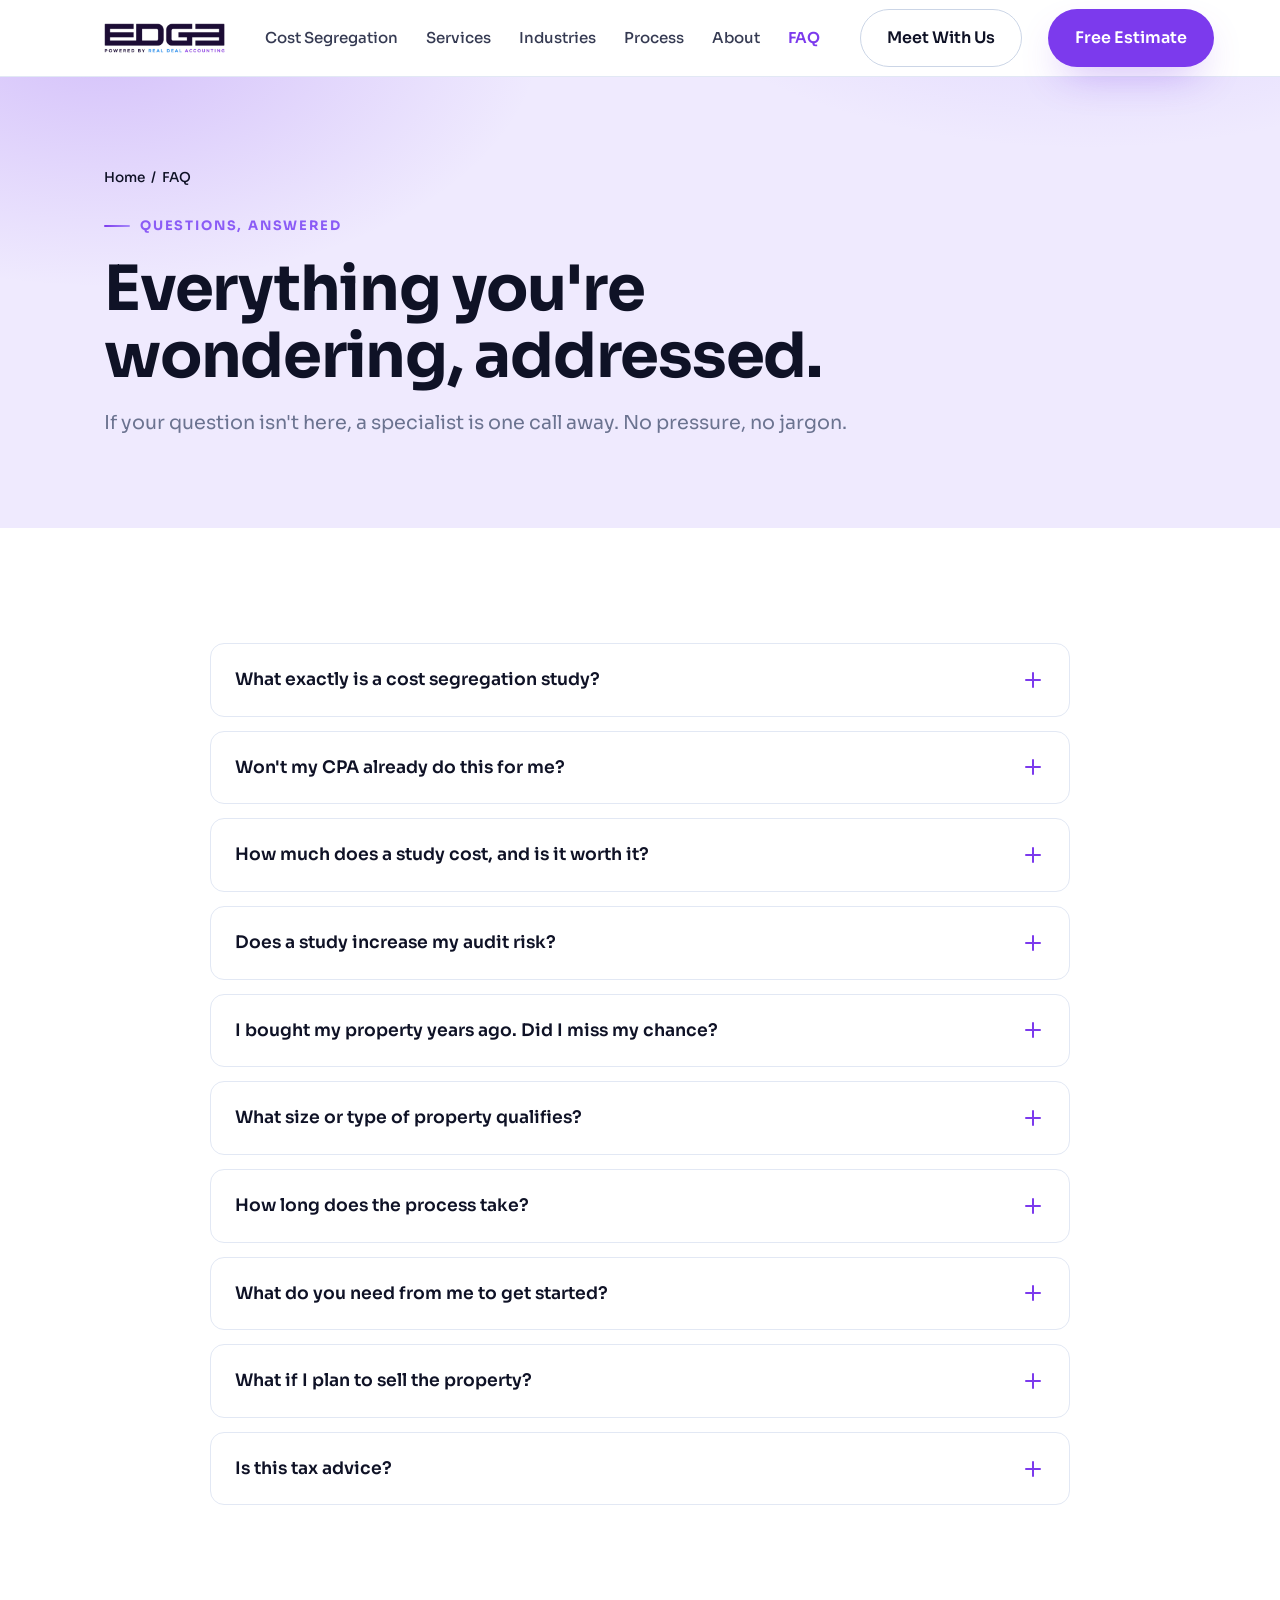
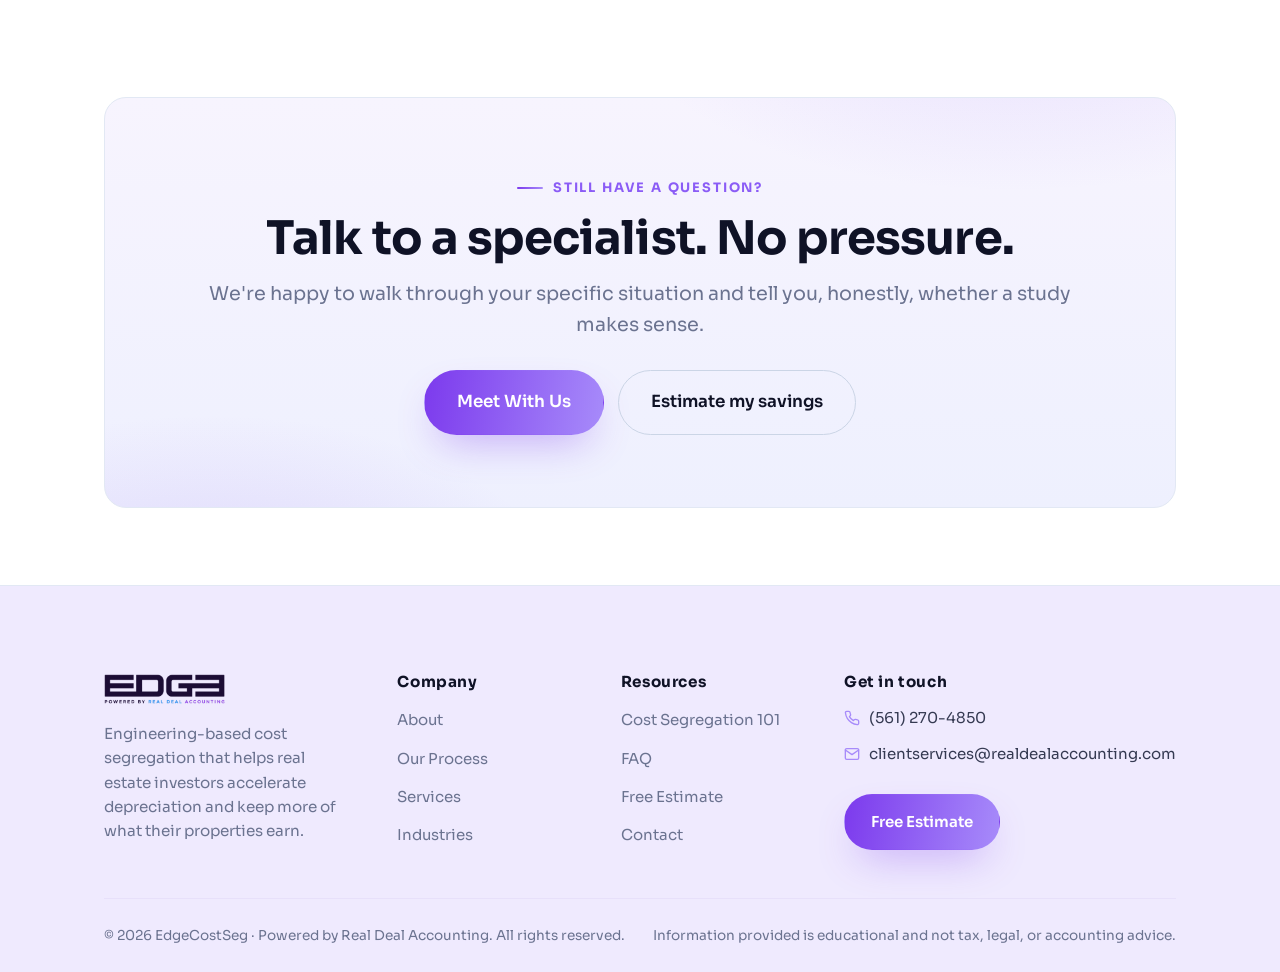
<file: faq.html>
<!DOCTYPE html>
<html lang="en">
<head>
  <meta charset="UTF-8" />
  <meta name="viewport" content="width=device-width, initial-scale=1.0" />
  <title>FAQ | EdgeCostSeg</title>
  <meta name="description" content="Answers to common questions about cost segregation: cost, audit risk, eligibility, timing, working with your CPA, and how the process works." />
  <meta name="theme-color" content="#efeafe" />
  <link rel="preconnect" href="https://fonts.googleapis.com" />
  <link rel="preconnect" href="https://fonts.gstatic.com" crossorigin />
  <link href="https://fonts.googleapis.com/css2?family=Sora:wght@300;400;500;600;700;800&family=Figtree:wght@400;500;600;700&display=swap" rel="stylesheet" />
  <link rel="stylesheet" href="styles.css" />
</head>
<body>
  <a class="skip-link" href="#main">Skip to content</a>
  <header class="site-header">
    <div class="container nav">
      <a class="brand" href="index.html" aria-label="EdgeCostSeg home"><!-- EDIT: LOGO --><img src="assets/logo.png" alt="EdgeCostSeg, powered by Real Deal Accounting" /></a>
      <nav aria-label="Primary"><ul class="nav-links">
        <li><a href="cost-segregation.html">Cost Segregation</a></li>
        <li><a href="services.html">Services</a></li>
        <li><a href="industries.html">Industries</a></li>
        <li><a href="process.html">Process</a></li>
        <li><a href="about.html">About</a></li>
        <li><a href="faq.html" class="active">FAQ</a></li>
      </ul></nav>
      <div class="nav-cta">
        <!-- EDIT: CALENDLY LINK --><a class="btn btn--ghost nav-save" href="https://calendly.com/swasserman-o0l3/costseg" target="_blank" rel="noopener">Meet With Us</a>
        <!-- EDIT: CTA LINK --><a class="btn btn--primary nav-estimate" href="estimate.html">Free Estimate</a>
        <button class="nav-toggle" aria-label="Open menu" aria-expanded="false" aria-controls="mobileMenu"><svg viewBox="0 0 24 24" fill="none" stroke="currentColor" stroke-width="2" stroke-linecap="round"><line x1="3" y1="6" x2="21" y2="6"/><line x1="3" y1="12" x2="21" y2="12"/><line x1="3" y1="18" x2="21" y2="18"/></svg></button>
      </div>
    </div>
  </header>
  <nav class="mobile-menu" id="mobileMenu" aria-label="Mobile">
    <a href="cost-segregation.html">Cost Segregation</a><a href="services.html">Services</a><a href="industries.html">Industries</a><a href="process.html">Process</a><a href="about.html">About</a><a href="faq.html" class="active">FAQ</a><a href="contact.html">Contact</a>
    <a class="btn btn--primary" href="estimate.html">Get My Free Estimate</a><a class="btn btn--ghost nav-save" href="https://calendly.com/swasserman-o0l3/costseg" target="_blank" rel="noopener">Meet With Us</a>
  </nav>

  <main id="main">
    <section class="page-hero">
      <div class="container">
        <p class="breadcrumb"><a href="index.html">Home</a> &nbsp;/&nbsp; FAQ</p>
        <span class="eyebrow">Questions, answered</span>
        <h1 class="h-xl">Everything you're wondering, addressed.</h1>
        <p class="lead measure">If your question isn't here, a specialist is one call away. No pressure, no jargon.</p>
      </div>
    </section>

    <section class="section">
      <div class="container">
        <div class="faq">
          <div class="faq-item">
            <button class="faq-q" aria-expanded="false"><span>What exactly is a cost segregation study?</span><svg class="chev" viewBox="0 0 24 24" fill="none" stroke="currentColor" stroke-width="2" stroke-linecap="round"><line x1="12" y1="5" x2="12" y2="19"/><line x1="5" y1="12" x2="19" y2="12"/></svg></button>
            <div class="faq-a"><div class="faq-a-inner">It's an engineering-based analysis that breaks your property into its individual components and assigns each to its correct depreciation schedule. Instead of writing the whole building off over 27.5 or 39 years, qualifying components move into 5-, 7-, and 15-year classes, accelerating your deductions.</div></div>
          </div>
          <div class="faq-item">
            <button class="faq-q" aria-expanded="false"><span>Won't my CPA already do this for me?</span><svg class="chev" viewBox="0 0 24 24" fill="none" stroke="currentColor" stroke-width="2" stroke-linecap="round"><line x1="12" y1="5" x2="12" y2="19"/><line x1="5" y1="12" x2="19" y2="12"/></svg></button>
            <div class="faq-a"><div class="faq-a-inner">A cost segregation study requires specialized engineering analysis that falls outside standard tax preparation. Most CPAs welcome it: we do the engineering and hand them figures they apply directly to your return. We complement your accountant; we never replace them.</div></div>
          </div>
          <div class="faq-item">
            <button class="faq-q" aria-expanded="false"><span>How much does a study cost, and is it worth it?</span><svg class="chev" viewBox="0 0 24 24" fill="none" stroke="currentColor" stroke-width="2" stroke-linecap="round"><line x1="12" y1="5" x2="12" y2="19"/><line x1="5" y1="12" x2="19" y2="12"/></svg></button>
            <div class="faq-a"><div class="faq-a-inner">Fees depend on property type, size, and complexity. For most qualifying properties, the first-year tax benefit far exceeds the cost of the study. Our free feasibility review tells you both numbers up front, so you only move forward when the math clearly works in your favor.</div></div>
          </div>
          <div class="faq-item">
            <button class="faq-q" aria-expanded="false"><span>Does a study increase my audit risk?</span><svg class="chev" viewBox="0 0 24 24" fill="none" stroke="currentColor" stroke-width="2" stroke-linecap="round"><line x1="12" y1="5" x2="12" y2="19"/><line x1="5" y1="12" x2="19" y2="12"/></svg></button>
            <div class="faq-a"><div class="faq-a-inner">A properly performed, engineering-based study is a recognized approach that produces exactly the kind of detailed documentation the IRS expects. The support is built into the deliverable, so your position is well-documented. If questions ever arise, our documentation, and our team, stand behind the work.</div></div>
          </div>
          <div class="faq-item">
            <button class="faq-q" aria-expanded="false"><span>I bought my property years ago. Did I miss my chance?</span><svg class="chev" viewBox="0 0 24 24" fill="none" stroke="currentColor" stroke-width="2" stroke-linecap="round"><line x1="12" y1="5" x2="12" y2="19"/><line x1="5" y1="12" x2="19" y2="12"/></svg></button>
            <div class="faq-a"><div class="faq-a-inner">Often not. A "look-back" study can capture depreciation you never claimed and bring it into the current tax year, generally without amending prior returns. Many owners are surprised by how much benefit is still available years after purchase.</div></div>
          </div>
          <div class="faq-item">
            <button class="faq-q" aria-expanded="false"><span>What size or type of property qualifies?</span><svg class="chev" viewBox="0 0 24 24" fill="none" stroke="currentColor" stroke-width="2" stroke-linecap="round"><line x1="12" y1="5" x2="12" y2="19"/><line x1="5" y1="12" x2="19" y2="12"/></svg></button>
            <div class="faq-a"><div class="faq-a-inner">Most income-producing real estate is a candidate: multifamily, commercial, industrial, retail, hospitality, and short-term rentals. As a general rule of thumb, properties with a building basis around $500,000 or more see the strongest results, but the only way to know your number is a quick review.</div></div>
          </div>
          <div class="faq-item">
            <button class="faq-q" aria-expanded="false"><span>How long does the process take?</span><svg class="chev" viewBox="0 0 24 24" fill="none" stroke="currentColor" stroke-width="2" stroke-linecap="round"><line x1="12" y1="5" x2="12" y2="19"/><line x1="5" y1="12" x2="19" y2="12"/></svg></button>
            <div class="faq-a"><div class="faq-a-inner">The free feasibility review usually takes a day or two. A full study typically takes a few weeks from the time we receive your documents, depending on the property's size and complexity. We'll give you a clear timeline before you commit.</div></div>
          </div>
          <div class="faq-item">
            <button class="faq-q" aria-expanded="false"><span>What do you need from me to get started?</span><svg class="chev" viewBox="0 0 24 24" fill="none" stroke="currentColor" stroke-width="2" stroke-linecap="round"><line x1="12" y1="5" x2="12" y2="19"/><line x1="5" y1="12" x2="19" y2="12"/></svg></button>
            <div class="faq-a"><div class="faq-a-inner">For the feasibility review, just the basics: property type, purchase or construction cost, and the year it was placed in service. If you proceed, we'll request closing documents, cost detail, plans, and photos, and we'll guide you through exactly what's needed.</div></div>
          </div>
          <div class="faq-item">
            <button class="faq-q" aria-expanded="false"><span>What if I plan to sell the property?</span><svg class="chev" viewBox="0 0 24 24" fill="none" stroke="currentColor" stroke-width="2" stroke-linecap="round"><line x1="12" y1="5" x2="12" y2="19"/><line x1="5" y1="12" x2="19" y2="12"/></svg></button>
            <div class="faq-a"><div class="faq-a-inner">Accelerated depreciation can interact with depreciation recapture at sale, so timing and holding period matter. This is exactly the kind of trade-off we model in the feasibility review and coordinate with your CPA, so the strategy fits your actual plans for the asset.</div></div>
          </div>
          <div class="faq-item">
            <button class="faq-q" aria-expanded="false"><span>Is this tax advice?</span><svg class="chev" viewBox="0 0 24 24" fill="none" stroke="currentColor" stroke-width="2" stroke-linecap="round"><line x1="12" y1="5" x2="12" y2="19"/><line x1="5" y1="12" x2="19" y2="12"/></svg></button>
            <div class="faq-a"><div class="faq-a-inner">Our study is an engineering analysis that supports your tax filing; it isn't tax advice on its own. We work directly with your CPA or tax advisor, who applies the results to your specific situation and return.</div></div>
          </div>
        </div>
      </div>
    </section>

    <section class="section section--tight">
      <div class="container">
        <div class="cta-banner reveal">
          <span class="eyebrow" style="color:var(--violet-500)">Still have a question?</span>
          <h2 class="h-lg mt-s">Talk to a specialist. No pressure.</h2>
          <p class="lead measure">We're happy to walk through your specific situation and tell you, honestly, whether a study makes sense.</p>
          <div class="btn-row"><!-- EDIT: CALENDLY LINK --><a class="btn btn--light btn--lg" href="https://calendly.com/swasserman-o0l3/costseg" target="_blank" rel="noopener">Meet With Us</a><a class="btn btn--ghost-light btn--lg" href="estimate.html">Estimate my savings</a></div>
        </div>
      </div>
    </section>
  </main>

  <footer class="site-footer">
    <div class="container">
      <div class="footer-top">
        <div class="footer-brand"><!-- EDIT: LOGO (white) --><img src="assets/logo.png" alt="EdgeCostSeg" /><p>Engineering-based cost segregation that helps real estate investors accelerate depreciation and keep more of what their properties earn.</p></div>
        <div class="footer-col"><h4>Company</h4><ul><li><a href="about.html">About</a></li><li><a href="process.html">Our Process</a></li><li><a href="services.html">Services</a></li><li><a href="industries.html">Industries</a></li></ul></div>
        <div class="footer-col"><h4>Resources</h4><ul><li><a href="cost-segregation.html">Cost Segregation 101</a></li><li><a href="faq.html">FAQ</a></li><li><a href="estimate.html">Free Estimate</a></li><li><a href="contact.html">Contact</a></li></ul></div>
        <div class="footer-col"><h4>Get in touch</h4><div class="footer-contact"><!-- EDIT: PHONE --><a href="tel:+15612704850"><svg viewBox="0 0 24 24" fill="none" stroke="currentColor" stroke-width="2" stroke-linecap="round" stroke-linejoin="round"><path d="M22 16.92v3a2 2 0 0 1-2.18 2 19.79 19.79 0 0 1-8.63-3.07 19.5 19.5 0 0 1-6-6 19.79 19.79 0 0 1-3.07-8.67A2 2 0 0 1 4.11 2h3a2 2 0 0 1 2 1.72c.13.96.36 1.9.7 2.81a2 2 0 0 1-.45 2.11L8.09 9.91a16 16 0 0 0 6 6l1.27-1.27a2 2 0 0 1 2.11-.45c.91.34 1.85.57 2.81.7A2 2 0 0 1 22 16.92z"/></svg>(561) 270-4850</a><!-- EDIT: EMAIL --><a href="mailto:clientservices@realdealaccounting.com"><svg viewBox="0 0 24 24" fill="none" stroke="currentColor" stroke-width="2" stroke-linecap="round" stroke-linejoin="round"><path d="M4 4h16a2 2 0 0 1 2 2v12a2 2 0 0 1-2 2H4a2 2 0 0 1-2-2V6a2 2 0 0 1 2-2z"/><polyline points="22,6 12,13 2,6"/></svg>clientservices@realdealaccounting.com</a></div><a class="btn btn--gradient mt-m" href="estimate.html">Free Estimate</a></div>
      </div>
      <div class="footer-bottom"><span>© <span id="year">2026</span> EdgeCostSeg · Powered by Real Deal Accounting. All rights reserved.</span><span>Information provided is educational and not tax, legal, or accounting advice.</span></div>
    </div>
  </footer>
  <script src="script.js"></script>
</body>
</html>
</file>
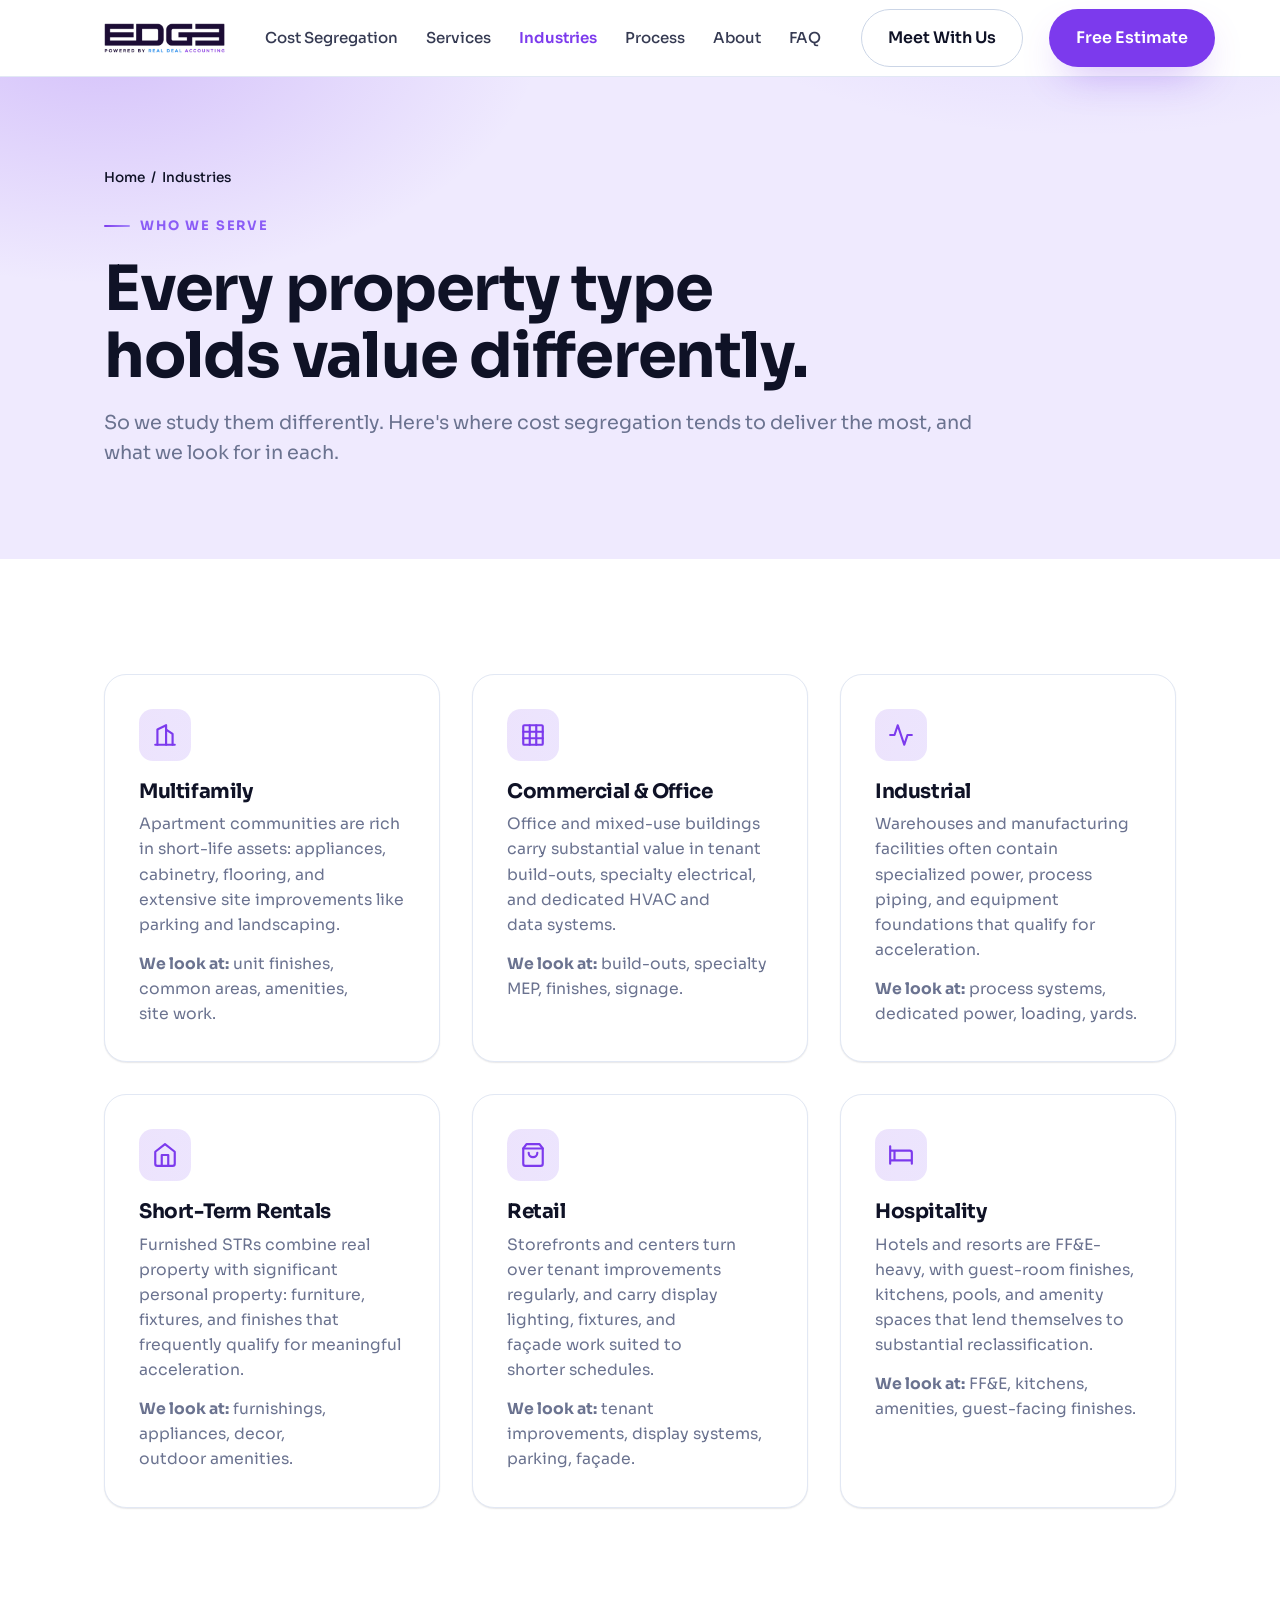
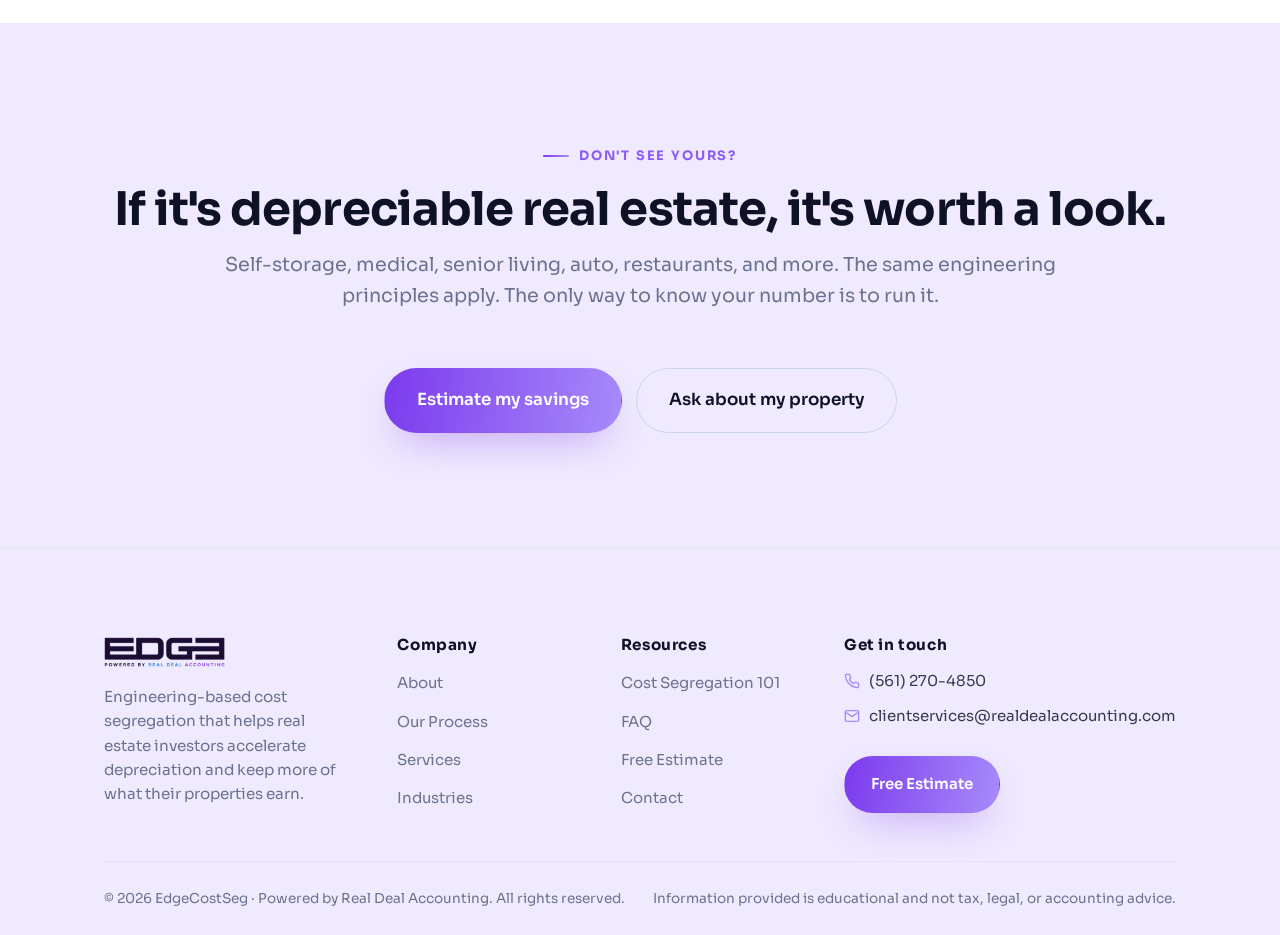
<file: industries.html>
<!DOCTYPE html>
<html lang="en">
<head>
  <meta charset="UTF-8" />
  <meta name="viewport" content="width=device-width, initial-scale=1.0" />
  <title>Industries We Serve | EdgeCostSeg</title>
  <meta name="description" content="Cost segregation tailored to multifamily, commercial, industrial, short-term rental, retail, and hospitality properties, engineered to each asset type." />
  <meta name="theme-color" content="#efeafe" />
  <link rel="preconnect" href="https://fonts.googleapis.com" />
  <link rel="preconnect" href="https://fonts.gstatic.com" crossorigin />
  <link href="https://fonts.googleapis.com/css2?family=Sora:wght@300;400;500;600;700;800&family=Figtree:wght@400;500;600;700&display=swap" rel="stylesheet" />
  <link rel="stylesheet" href="styles.css" />
</head>
<body>
  <a class="skip-link" href="#main">Skip to content</a>
  <header class="site-header">
    <div class="container nav">
      <a class="brand" href="index.html" aria-label="EdgeCostSeg home"><!-- EDIT: LOGO --><img src="assets/logo.png" alt="EdgeCostSeg, powered by Real Deal Accounting" /></a>
      <nav aria-label="Primary"><ul class="nav-links">
        <li><a href="cost-segregation.html">Cost Segregation</a></li>
        <li><a href="services.html">Services</a></li>
        <li><a href="industries.html" class="active">Industries</a></li>
        <li><a href="process.html">Process</a></li>
        <li><a href="about.html">About</a></li>
        <li><a href="faq.html">FAQ</a></li>
      </ul></nav>
      <div class="nav-cta">
        <!-- EDIT: CALENDLY LINK --><a class="btn btn--ghost nav-save" href="https://calendly.com/swasserman-o0l3/costseg" target="_blank" rel="noopener">Meet With Us</a>
        <!-- EDIT: CTA LINK --><a class="btn btn--primary nav-estimate" href="estimate.html">Free Estimate</a>
        <button class="nav-toggle" aria-label="Open menu" aria-expanded="false" aria-controls="mobileMenu"><svg viewBox="0 0 24 24" fill="none" stroke="currentColor" stroke-width="2" stroke-linecap="round"><line x1="3" y1="6" x2="21" y2="6"/><line x1="3" y1="12" x2="21" y2="12"/><line x1="3" y1="18" x2="21" y2="18"/></svg></button>
      </div>
    </div>
  </header>
  <nav class="mobile-menu" id="mobileMenu" aria-label="Mobile">
    <a href="cost-segregation.html">Cost Segregation</a><a href="services.html">Services</a><a href="industries.html" class="active">Industries</a><a href="process.html">Process</a><a href="about.html">About</a><a href="faq.html">FAQ</a><a href="contact.html">Contact</a>
    <a class="btn btn--primary" href="estimate.html">Get My Free Estimate</a><a class="btn btn--ghost nav-save" href="https://calendly.com/swasserman-o0l3/costseg" target="_blank" rel="noopener">Meet With Us</a>
  </nav>

  <main id="main">
    <section class="page-hero">
      <div class="container">
        <p class="breadcrumb"><a href="index.html">Home</a> &nbsp;/&nbsp; Industries</p>
        <span class="eyebrow">Who we serve</span>
        <h1 class="h-xl">Every property type holds value differently.</h1>
        <p class="lead measure">So we study them differently. Here's where cost segregation tends to deliver the most, and what we look for in each.</p>
      </div>
    </section>

    <section class="section">
      <div class="container grid cols-3">
        <div class="card card--hover reveal">
          <div class="icon-badge"><svg viewBox="0 0 24 24" fill="none" stroke="currentColor" stroke-width="2" stroke-linecap="round" stroke-linejoin="round"><path d="M3 21h18"/><path d="M5 21V7l8-4v18"/><path d="M19 21V11l-6-4"/></svg></div>
          <h3 class="h-md">Multifamily</h3>
          <p>Apartment communities are rich in short-life assets: appliances, cabinetry, flooring, and extensive site improvements like parking and landscaping.</p>
          <p class="form-note mt-s"><b>We look at:</b> unit finishes, common areas, amenities, site work.</p>
        </div>
        <div class="card card--hover reveal">
          <div class="icon-badge"><svg viewBox="0 0 24 24" fill="none" stroke="currentColor" stroke-width="2" stroke-linecap="round" stroke-linejoin="round"><rect x="3" y="3" width="18" height="18" rx="1"/><path d="M9 3v18M15 3v18M3 9h18M3 15h18"/></svg></div>
          <h3 class="h-md">Commercial &amp; Office</h3>
          <p>Office and mixed-use buildings carry substantial value in tenant build-outs, specialty electrical, and dedicated HVAC and data systems.</p>
          <p class="form-note mt-s"><b>We look at:</b> build-outs, specialty MEP, finishes, signage.</p>
        </div>
        <div class="card card--hover reveal">
          <div class="icon-badge"><svg viewBox="0 0 24 24" fill="none" stroke="currentColor" stroke-width="2" stroke-linecap="round" stroke-linejoin="round"><path d="M22 12h-4l-3 9L9 3l-3 9H2"/></svg></div>
          <h3 class="h-md">Industrial</h3>
          <p>Warehouses and manufacturing facilities often contain specialized power, process piping, and equipment foundations that qualify for acceleration.</p>
          <p class="form-note mt-s"><b>We look at:</b> process systems, dedicated power, loading, yards.</p>
        </div>
        <div class="card card--hover reveal">
          <div class="icon-badge"><svg viewBox="0 0 24 24" fill="none" stroke="currentColor" stroke-width="2" stroke-linecap="round" stroke-linejoin="round"><path d="M3 9l9-7 9 7v11a2 2 0 0 1-2 2H5a2 2 0 0 1-2-2z"/><polyline points="9 22 9 12 15 12 15 22"/></svg></div>
          <h3 class="h-md">Short-Term Rentals</h3>
          <p>Furnished STRs combine real property with significant personal property: furniture, fixtures, and finishes that frequently qualify for meaningful acceleration.</p>
          <p class="form-note mt-s"><b>We look at:</b> furnishings, appliances, decor, outdoor amenities.</p>
        </div>
        <div class="card card--hover reveal">
          <div class="icon-badge"><svg viewBox="0 0 24 24" fill="none" stroke="currentColor" stroke-width="2" stroke-linecap="round" stroke-linejoin="round"><path d="M6 2L3 6v14a2 2 0 0 0 2 2h14a2 2 0 0 0 2-2V6l-3-4z"/><line x1="3" y1="6" x2="21" y2="6"/><path d="M16 10a4 4 0 0 1-8 0"/></svg></div>
          <h3 class="h-md">Retail</h3>
          <p>Storefronts and centers turn over tenant improvements regularly, and carry display lighting, fixtures, and façade work suited to shorter schedules.</p>
          <p class="form-note mt-s"><b>We look at:</b> tenant improvements, display systems, parking, façade.</p>
        </div>
        <div class="card card--hover reveal">
          <div class="icon-badge"><svg viewBox="0 0 24 24" fill="none" stroke="currentColor" stroke-width="2" stroke-linecap="round" stroke-linejoin="round"><path d="M2 4v16M2 8h18a2 2 0 0 1 2 2v10M2 17h20M6 8v9"/></svg></div>
          <h3 class="h-md">Hospitality</h3>
          <p>Hotels and resorts are FF&amp;E-heavy, with guest-room finishes, kitchens, pools, and amenity spaces that lend themselves to substantial reclassification.</p>
          <p class="form-note mt-s"><b>We look at:</b> FF&amp;E, kitchens, amenities, guest-facing finishes.</p>
        </div>
      </div>
    </section>

    <section class="section section--navy">
      <div class="container">
        <div class="block-head center">
          <span class="eyebrow">Don't see yours?</span>
          <h2 class="h-lg">If it's depreciable real estate, it's worth a look.</h2>
          <p class="lead measure">Self-storage, medical, senior living, auto, restaurants, and more. The same engineering principles apply. The only way to know your number is to run it.</p>
        </div>
        <div class="center"><div class="btn-row" style="justify-content:center"><a class="btn btn--gradient btn--lg" href="estimate.html">Estimate my savings</a><a class="btn btn--ghost-light btn--lg" href="contact.html">Ask about my property</a></div></div>
      </div>
    </section>
  </main>

  <footer class="site-footer">
    <div class="container">
      <div class="footer-top">
        <div class="footer-brand"><!-- EDIT: LOGO (white) --><img src="assets/logo.png" alt="EdgeCostSeg" /><p>Engineering-based cost segregation that helps real estate investors accelerate depreciation and keep more of what their properties earn.</p></div>
        <div class="footer-col"><h4>Company</h4><ul><li><a href="about.html">About</a></li><li><a href="process.html">Our Process</a></li><li><a href="services.html">Services</a></li><li><a href="industries.html">Industries</a></li></ul></div>
        <div class="footer-col"><h4>Resources</h4><ul><li><a href="cost-segregation.html">Cost Segregation 101</a></li><li><a href="faq.html">FAQ</a></li><li><a href="estimate.html">Free Estimate</a></li><li><a href="contact.html">Contact</a></li></ul></div>
        <div class="footer-col"><h4>Get in touch</h4><div class="footer-contact"><!-- EDIT: PHONE --><a href="tel:+15612704850"><svg viewBox="0 0 24 24" fill="none" stroke="currentColor" stroke-width="2" stroke-linecap="round" stroke-linejoin="round"><path d="M22 16.92v3a2 2 0 0 1-2.18 2 19.79 19.79 0 0 1-8.63-3.07 19.5 19.5 0 0 1-6-6 19.79 19.79 0 0 1-3.07-8.67A2 2 0 0 1 4.11 2h3a2 2 0 0 1 2 1.72c.13.96.36 1.9.7 2.81a2 2 0 0 1-.45 2.11L8.09 9.91a16 16 0 0 0 6 6l1.27-1.27a2 2 0 0 1 2.11-.45c.91.34 1.85.57 2.81.7A2 2 0 0 1 22 16.92z"/></svg>(561) 270-4850</a><!-- EDIT: EMAIL --><a href="mailto:clientservices@realdealaccounting.com"><svg viewBox="0 0 24 24" fill="none" stroke="currentColor" stroke-width="2" stroke-linecap="round" stroke-linejoin="round"><path d="M4 4h16a2 2 0 0 1 2 2v12a2 2 0 0 1-2 2H4a2 2 0 0 1-2-2V6a2 2 0 0 1 2-2z"/><polyline points="22,6 12,13 2,6"/></svg>clientservices@realdealaccounting.com</a></div><a class="btn btn--gradient mt-m" href="estimate.html">Free Estimate</a></div>
      </div>
      <div class="footer-bottom"><span>© <span id="year">2026</span> EdgeCostSeg · Powered by Real Deal Accounting. All rights reserved.</span><span>Information provided is educational and not tax, legal, or accounting advice.</span></div>
    </div>
  </footer>
  <script src="script.js"></script>
</body>
</html>
</file>
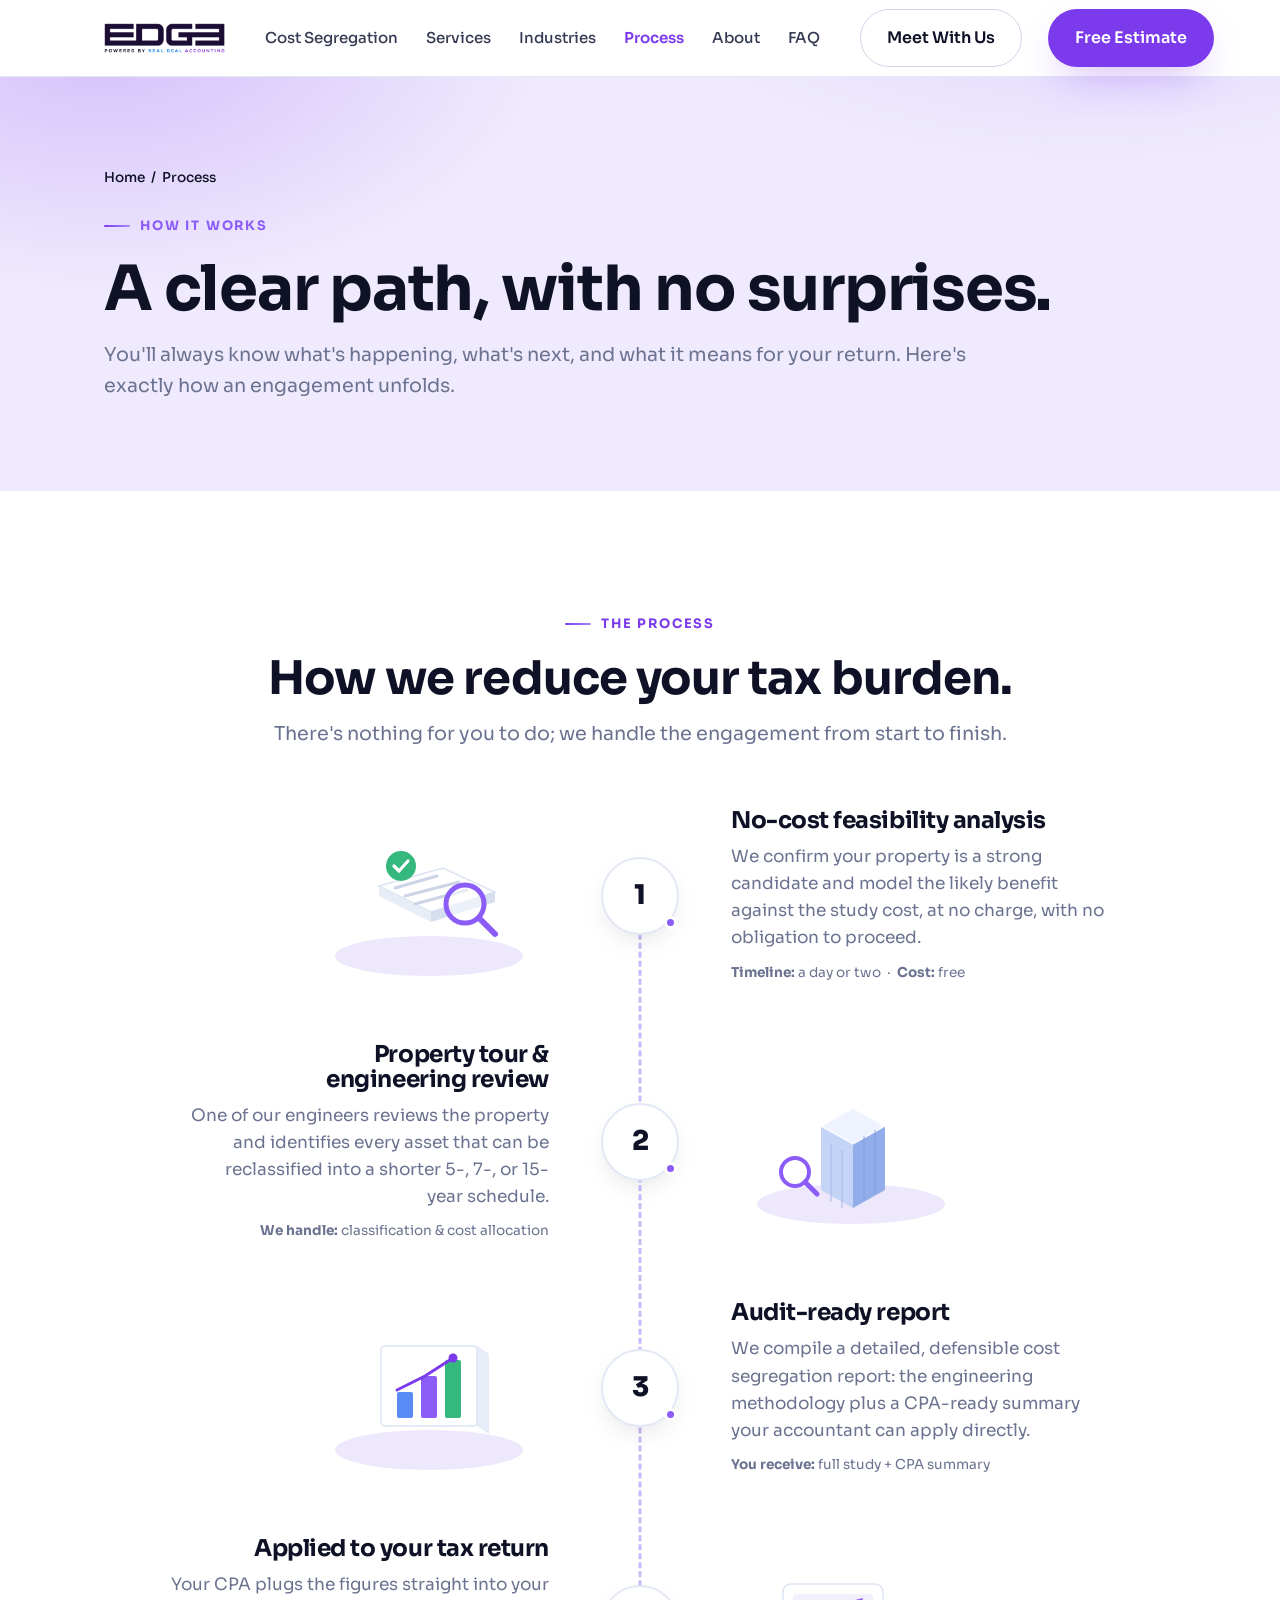
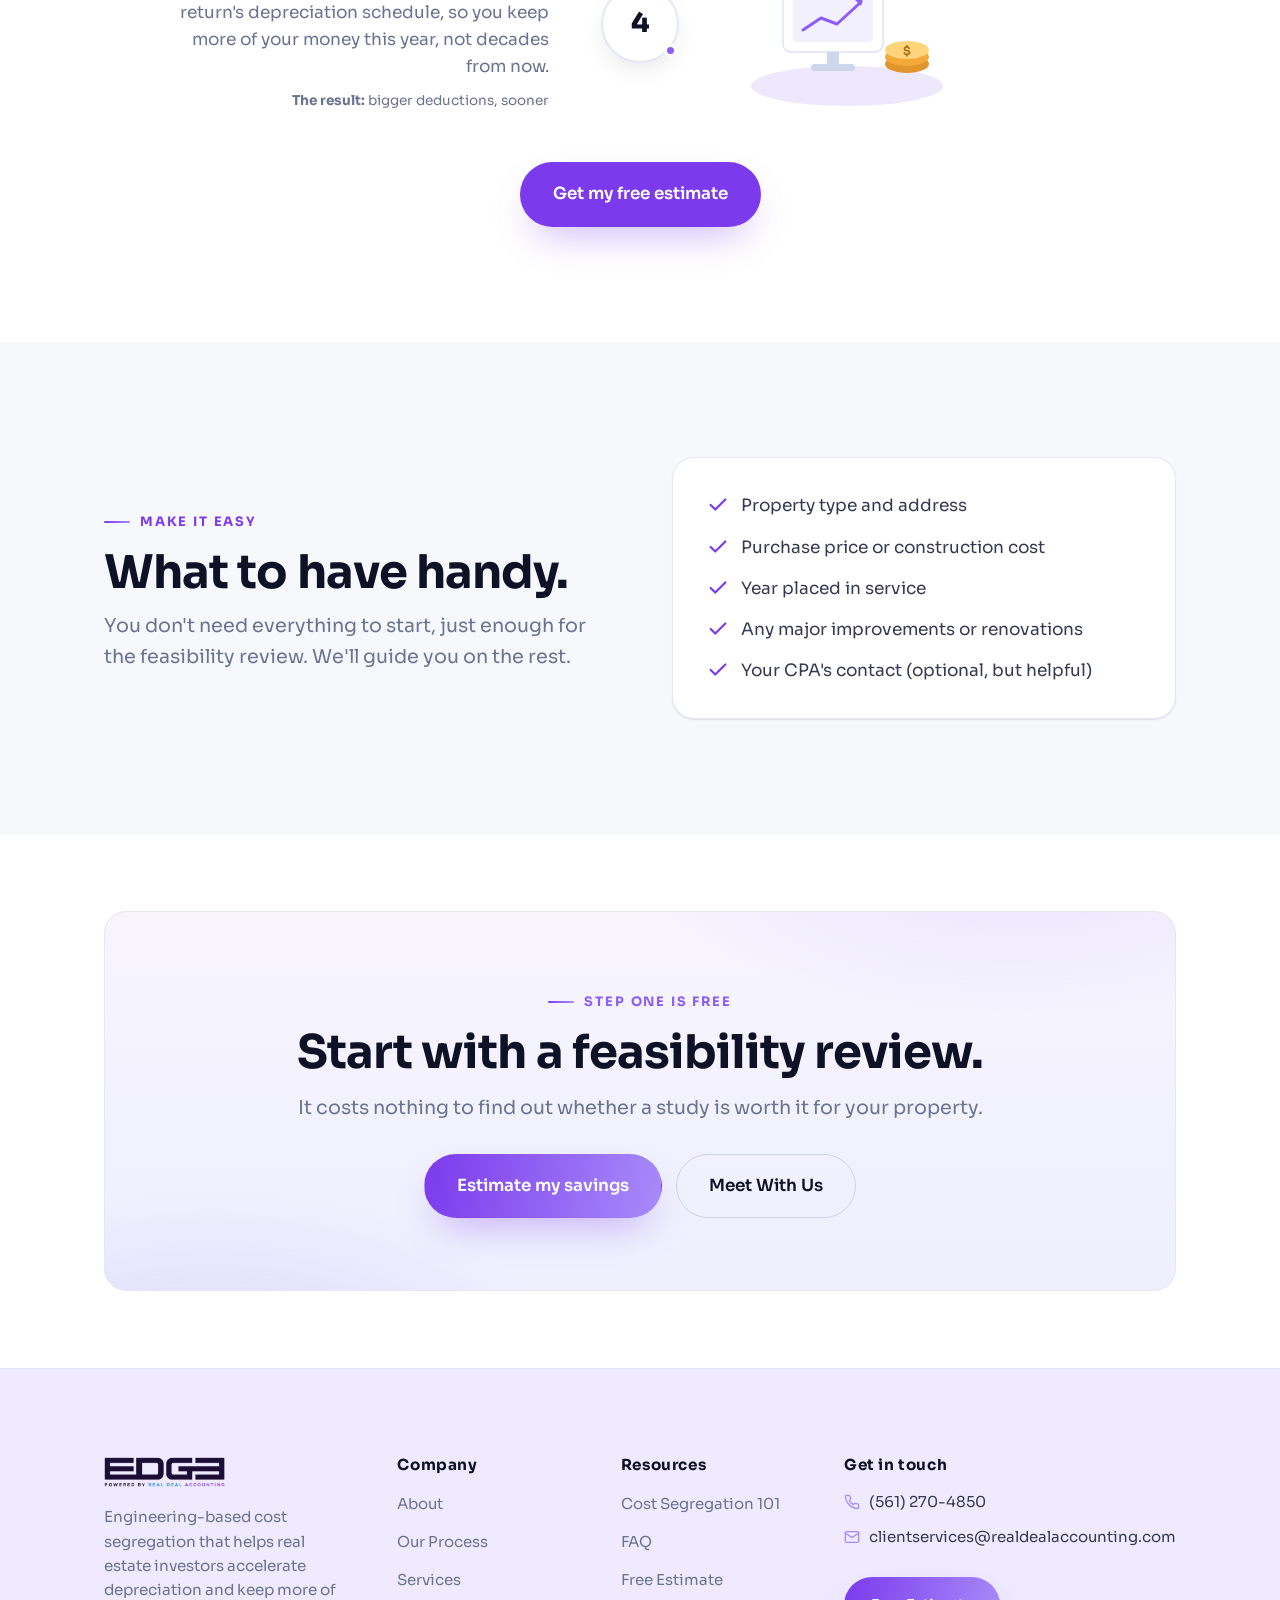
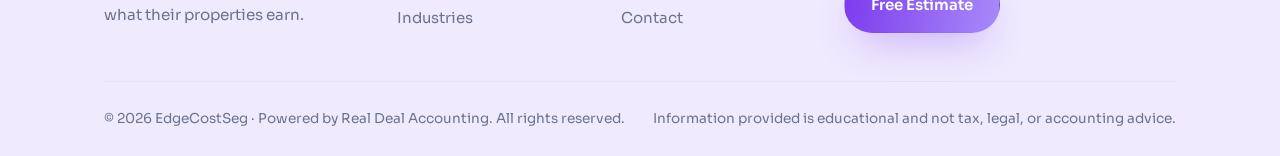
<file: process.html>
<!DOCTYPE html>
<html lang="en">
<head>
  <meta charset="UTF-8" />
  <meta name="viewport" content="width=device-width, initial-scale=1.0" />
  <title>Our Process | EdgeCostSeg</title>
  <meta name="description" content="A transparent, five-step cost segregation process, from free feasibility review to engineering analysis, audit-ready reporting, and ongoing support." />
  <meta name="theme-color" content="#efeafe" />
  <link rel="preconnect" href="https://fonts.googleapis.com" />
  <link rel="preconnect" href="https://fonts.gstatic.com" crossorigin />
  <link href="https://fonts.googleapis.com/css2?family=Sora:wght@300;400;500;600;700;800&family=Figtree:wght@400;500;600;700&display=swap" rel="stylesheet" />
  <link rel="stylesheet" href="styles.css" />
</head>
<body>
  <a class="skip-link" href="#main">Skip to content</a>
  <header class="site-header">
    <div class="container nav">
      <a class="brand" href="index.html" aria-label="EdgeCostSeg home"><!-- EDIT: LOGO --><img src="assets/logo.png" alt="EdgeCostSeg, powered by Real Deal Accounting" /></a>
      <nav aria-label="Primary"><ul class="nav-links">
        <li><a href="cost-segregation.html">Cost Segregation</a></li>
        <li><a href="services.html">Services</a></li>
        <li><a href="industries.html">Industries</a></li>
        <li><a href="process.html" class="active">Process</a></li>
        <li><a href="about.html">About</a></li>
        <li><a href="faq.html">FAQ</a></li>
      </ul></nav>
      <div class="nav-cta">
        <!-- EDIT: CALENDLY LINK --><a class="btn btn--ghost nav-save" href="https://calendly.com/swasserman-o0l3/costseg" target="_blank" rel="noopener">Meet With Us</a>
        <!-- EDIT: CTA LINK --><a class="btn btn--primary nav-estimate" href="estimate.html">Free Estimate</a>
        <button class="nav-toggle" aria-label="Open menu" aria-expanded="false" aria-controls="mobileMenu"><svg viewBox="0 0 24 24" fill="none" stroke="currentColor" stroke-width="2" stroke-linecap="round"><line x1="3" y1="6" x2="21" y2="6"/><line x1="3" y1="12" x2="21" y2="12"/><line x1="3" y1="18" x2="21" y2="18"/></svg></button>
      </div>
    </div>
  </header>
  <nav class="mobile-menu" id="mobileMenu" aria-label="Mobile">
    <a href="cost-segregation.html">Cost Segregation</a><a href="services.html">Services</a><a href="industries.html">Industries</a><a href="process.html" class="active">Process</a><a href="about.html">About</a><a href="faq.html">FAQ</a><a href="contact.html">Contact</a>
    <a class="btn btn--primary" href="estimate.html">Get My Free Estimate</a><a class="btn btn--ghost nav-save" href="https://calendly.com/swasserman-o0l3/costseg" target="_blank" rel="noopener">Meet With Us</a>
  </nav>

  <main id="main">
    <section class="page-hero">
      <div class="container">
        <p class="breadcrumb"><a href="index.html">Home</a> &nbsp;/&nbsp; Process</p>
        <span class="eyebrow">How it works</span>
        <h1 class="h-xl">A clear path, with no surprises.</h1>
        <p class="lead measure">You'll always know what's happening, what's next, and what it means for your return. Here's exactly how an engagement unfolds.</p>
      </div>
    </section>

    <section class="section">
      <div class="container">
        <div class="block-head center">
          <span class="eyebrow">The process</span>
          <h2 class="h-lg">How we reduce your tax burden.</h2>
          <p class="lead measure">There's nothing for you to do; we handle the engagement from start to finish.</p>
        </div>

        <div class="ztl">
          <!-- Step 1 -->
          <div class="zstep">
            <div class="zillus">
              <svg viewBox="0 0 240 180" fill="none" xmlns="http://www.w3.org/2000/svg" role="img" aria-label="A feasibility report being reviewed">
                <ellipse cx="120" cy="150" rx="94" ry="20" fill="#e6dffa" opacity=".7"></ellipse>
                <polygon points="70,80 134,62 186,86 122,106" fill="#ffffff" stroke="#dbe3f3" stroke-width="1.5"></polygon>
                <polygon points="70,80 122,106 122,116 70,90" fill="#e7edf7"></polygon>
                <polygon points="122,106 186,86 186,96 122,116" fill="#d6def0"></polygon>
                <g stroke="#cbd5e6" stroke-width="3" stroke-linecap="round"><line x1="86" y1="82" x2="128" y2="70"></line><line x1="96" y1="90" x2="150" y2="76"></line><line x1="106" y1="98" x2="158" y2="84"></line></g>
                <circle cx="92" cy="60" r="15" fill="#34b87d"></circle>
                <path d="M85 60 l5 5 9 -10" stroke="#fff" stroke-width="3.2" fill="none" stroke-linecap="round" stroke-linejoin="round"></path>
                <circle cx="156" cy="98" r="19" fill="#ffffff" fill-opacity=".55" stroke="#8b5cf6" stroke-width="5"></circle>
                <line x1="170" y1="112" x2="186" y2="128" stroke="#8b5cf6" stroke-width="6" stroke-linecap="round"></line>
              </svg>
            </div>
            <div class="znum">1</div>
            <div class="ztext">
              <h3>No-cost feasibility analysis</h3>
              <p>We confirm your property is a strong candidate and model the likely benefit against the study cost, at no charge, with no obligation to proceed.</p>
              <p class="form-note"><b>Timeline:</b> a day or two &nbsp;·&nbsp; <b>Cost:</b> free</p>
            </div>
          </div>

          <!-- Step 2 -->
          <div class="zstep">
            <div class="zillus">
              <svg viewBox="0 0 240 180" fill="none" xmlns="http://www.w3.org/2000/svg" role="img" aria-label="An engineer touring a property">
                <ellipse cx="120" cy="152" rx="94" ry="20" fill="#e6dffa" opacity=".7"></ellipse>
                <polygon points="122,92 154,74 154,138 122,156" fill="#93acea"></polygon>
                <polygon points="90,74 122,92 122,156 90,138" fill="#c3d4f7"></polygon>
                <polygon points="90,74 122,56 154,74 122,92" fill="#eef3ff"></polygon>
                <polygon points="90,74 122,56 154,74 122,92" fill="none" stroke="#ffffff" stroke-width="1.5" opacity=".8"></polygon>
                <g stroke="#aab9e6" stroke-width="1.5" opacity=".7"><line x1="100" y1="92" x2="100" y2="150"></line><line x1="111" y1="98" x2="111" y2="156"></line></g>
                <g stroke="#7e9be0" stroke-width="1.3" opacity=".6"><line x1="133" y1="84" x2="133" y2="148"></line><line x1="144" y1="78" x2="144" y2="142"></line></g>
                <circle cx="64" cy="120" r="14" fill="#ffffff" fill-opacity=".6" stroke="#8b5cf6" stroke-width="4"></circle>
                <line x1="74" y1="130" x2="86" y2="142" stroke="#8b5cf6" stroke-width="5" stroke-linecap="round"></line>
              </svg>
            </div>
            <div class="znum">2</div>
            <div class="ztext">
              <h3>Property tour &amp; engineering review</h3>
              <p>One of our engineers reviews the property and identifies every asset that can be reclassified into a shorter 5-, 7-, or 15-year schedule.</p>
              <p class="form-note"><b>We handle:</b> classification &amp; cost allocation</p>
            </div>
          </div>

          <!-- Step 3 -->
          <div class="zstep">
            <div class="zillus">
              <svg viewBox="0 0 240 180" fill="none" xmlns="http://www.w3.org/2000/svg" role="img" aria-label="A cost segregation report with charts">
                <ellipse cx="120" cy="152" rx="94" ry="20" fill="#e6dffa" opacity=".7"></ellipse>
                <polygon points="72,48 168,48 180,56 84,56" fill="#f2f5fb"></polygon>
                <polygon points="168,48 168,128 180,136 180,56" fill="#e7edf7"></polygon>
                <rect x="72" y="48" width="96" height="80" rx="4" fill="#ffffff" stroke="#dbe3f3" stroke-width="1.5"></rect>
                <rect x="88" y="94" width="16" height="26" rx="2" fill="#5b8cf6"></rect>
                <rect x="112" y="78" width="16" height="42" rx="2" fill="#8b5cf6"></rect>
                <rect x="136" y="62" width="16" height="58" rx="2" fill="#34b87d"></rect>
                <polyline points="88,92 116,78 144,60" stroke="#7c3aed" stroke-width="3" fill="none" stroke-linecap="round"></polyline>
                <circle cx="144" cy="60" r="4.5" fill="#7c3aed"></circle>
              </svg>
            </div>
            <div class="znum">3</div>
            <div class="ztext">
              <h3>Audit-ready report</h3>
              <p>We compile a detailed, defensible cost segregation report: the engineering methodology plus a CPA-ready summary your accountant can apply directly.</p>
              <p class="form-note"><b>You receive:</b> full study + CPA summary</p>
            </div>
          </div>

          <!-- Step 4 -->
          <div class="zstep">
            <div class="zillus">
              <svg viewBox="0 0 240 180" fill="none" xmlns="http://www.w3.org/2000/svg" role="img" aria-label="Tax savings applied to a return">
                <ellipse cx="116" cy="152" rx="96" ry="20" fill="#e6dffa" opacity=".7"></ellipse>
                <rect x="52" y="50" width="100" height="68" rx="8" fill="#ffffff" stroke="#dbe3f3" stroke-width="1.5"></rect>
                <rect x="62" y="60" width="80" height="48" rx="4" fill="#f3f0fd"></rect>
                <polyline points="72,96 90,84 106,90 130,68" stroke="#8b5cf6" stroke-width="3" fill="none" stroke-linecap="round" stroke-linejoin="round"></polyline>
                <path d="M124 66 l8 -2 -2 8 Z" fill="#8b5cf6"></path>
                <rect x="96" y="118" width="12" height="12" fill="#cdd6ea"></rect>
                <rect x="80" y="130" width="44" height="7" rx="3.5" fill="#cdd6ea"></rect>
                <g transform="translate(176,104)">
                  <ellipse cx="0" cy="26" rx="22" ry="9" fill="#e0962a"></ellipse>
                  <ellipse cx="0" cy="19" rx="22" ry="9" fill="#f4a93b"></ellipse>
                  <ellipse cx="0" cy="12" rx="22" ry="9" fill="#ffd47a"></ellipse>
                  <text x="0" y="17" font-family="Sora, sans-serif" font-size="12" font-weight="700" fill="#a96a16" text-anchor="middle">$</text>
                </g>
              </svg>
            </div>
            <div class="znum">4</div>
            <div class="ztext">
              <h3>Applied to your tax return</h3>
              <p>Your CPA plugs the figures straight into your return's depreciation schedule, so you keep more of your money this year, not decades from now.</p>
              <p class="form-note"><b>The result:</b> bigger deductions, sooner</p>
            </div>
          </div>
        </div>

        <div class="center mt-l">
          <a class="btn btn--primary btn--lg" href="estimate.html">Get my free estimate</a>
        </div>
      </div>
    </section>

    <!-- WHAT YOU NEED -->
    <section class="section section--gray">
      <div class="container">
        <div class="split">
          <div>
            <span class="eyebrow">Make it easy</span>
            <h2 class="h-lg mt-s">What to have handy.</h2>
            <p class="lead mt-s">You don't need everything to start, just enough for the feasibility review. We'll guide you on the rest.</p>
          </div>
          <div class="card" style="background:#fff">
            <ul class="checks" style="margin-top:0">
              <li><svg viewBox="0 0 24 24" fill="none" stroke="currentColor" stroke-width="2.4" stroke-linecap="round" stroke-linejoin="round"><polyline points="20 6 9 17 4 12"/></svg><span>Property type and address</span></li>
              <li><svg viewBox="0 0 24 24" fill="none" stroke="currentColor" stroke-width="2.4" stroke-linecap="round" stroke-linejoin="round"><polyline points="20 6 9 17 4 12"/></svg><span>Purchase price or construction cost</span></li>
              <li><svg viewBox="0 0 24 24" fill="none" stroke="currentColor" stroke-width="2.4" stroke-linecap="round" stroke-linejoin="round"><polyline points="20 6 9 17 4 12"/></svg><span>Year placed in service</span></li>
              <li><svg viewBox="0 0 24 24" fill="none" stroke="currentColor" stroke-width="2.4" stroke-linecap="round" stroke-linejoin="round"><polyline points="20 6 9 17 4 12"/></svg><span>Any major improvements or renovations</span></li>
              <li><svg viewBox="0 0 24 24" fill="none" stroke="currentColor" stroke-width="2.4" stroke-linecap="round" stroke-linejoin="round"><polyline points="20 6 9 17 4 12"/></svg><span>Your CPA's contact (optional, but helpful)</span></li>
            </ul>
          </div>
        </div>
      </div>
    </section>

    <section class="section section--tight">
      <div class="container">
        <div class="cta-banner reveal">
          <span class="eyebrow" style="color:var(--violet-500)">Step one is free</span>
          <h2 class="h-lg mt-s">Start with a feasibility review.</h2>
          <p class="lead measure">It costs nothing to find out whether a study is worth it for your property.</p>
          <div class="btn-row"><a class="btn btn--light btn--lg" href="estimate.html">Estimate my savings</a><!-- EDIT: CALENDLY LINK --><a class="btn btn--ghost-light btn--lg" href="https://calendly.com/swasserman-o0l3/costseg" target="_blank" rel="noopener">Meet With Us</a></div>
        </div>
      </div>
    </section>
  </main>

  <footer class="site-footer">
    <div class="container">
      <div class="footer-top">
        <div class="footer-brand"><!-- EDIT: LOGO (white) --><img src="assets/logo.png" alt="EdgeCostSeg" /><p>Engineering-based cost segregation that helps real estate investors accelerate depreciation and keep more of what their properties earn.</p></div>
        <div class="footer-col"><h4>Company</h4><ul><li><a href="about.html">About</a></li><li><a href="process.html">Our Process</a></li><li><a href="services.html">Services</a></li><li><a href="industries.html">Industries</a></li></ul></div>
        <div class="footer-col"><h4>Resources</h4><ul><li><a href="cost-segregation.html">Cost Segregation 101</a></li><li><a href="faq.html">FAQ</a></li><li><a href="estimate.html">Free Estimate</a></li><li><a href="contact.html">Contact</a></li></ul></div>
        <div class="footer-col"><h4>Get in touch</h4><div class="footer-contact"><!-- EDIT: PHONE --><a href="tel:+15612704850"><svg viewBox="0 0 24 24" fill="none" stroke="currentColor" stroke-width="2" stroke-linecap="round" stroke-linejoin="round"><path d="M22 16.92v3a2 2 0 0 1-2.18 2 19.79 19.79 0 0 1-8.63-3.07 19.5 19.5 0 0 1-6-6 19.79 19.79 0 0 1-3.07-8.67A2 2 0 0 1 4.11 2h3a2 2 0 0 1 2 1.72c.13.96.36 1.9.7 2.81a2 2 0 0 1-.45 2.11L8.09 9.91a16 16 0 0 0 6 6l1.27-1.27a2 2 0 0 1 2.11-.45c.91.34 1.85.57 2.81.7A2 2 0 0 1 22 16.92z"/></svg>(561) 270-4850</a><!-- EDIT: EMAIL --><a href="mailto:clientservices@realdealaccounting.com"><svg viewBox="0 0 24 24" fill="none" stroke="currentColor" stroke-width="2" stroke-linecap="round" stroke-linejoin="round"><path d="M4 4h16a2 2 0 0 1 2 2v12a2 2 0 0 1-2 2H4a2 2 0 0 1-2-2V6a2 2 0 0 1 2-2z"/><polyline points="22,6 12,13 2,6"/></svg>clientservices@realdealaccounting.com</a></div><a class="btn btn--gradient mt-m" href="estimate.html">Free Estimate</a></div>
      </div>
      <div class="footer-bottom"><span>© <span id="year">2026</span> EdgeCostSeg · Powered by Real Deal Accounting. All rights reserved.</span><span>Information provided is educational and not tax, legal, or accounting advice.</span></div>
    </div>
  </footer>
  <script src="script.js"></script>
</body>
</html>
</file>
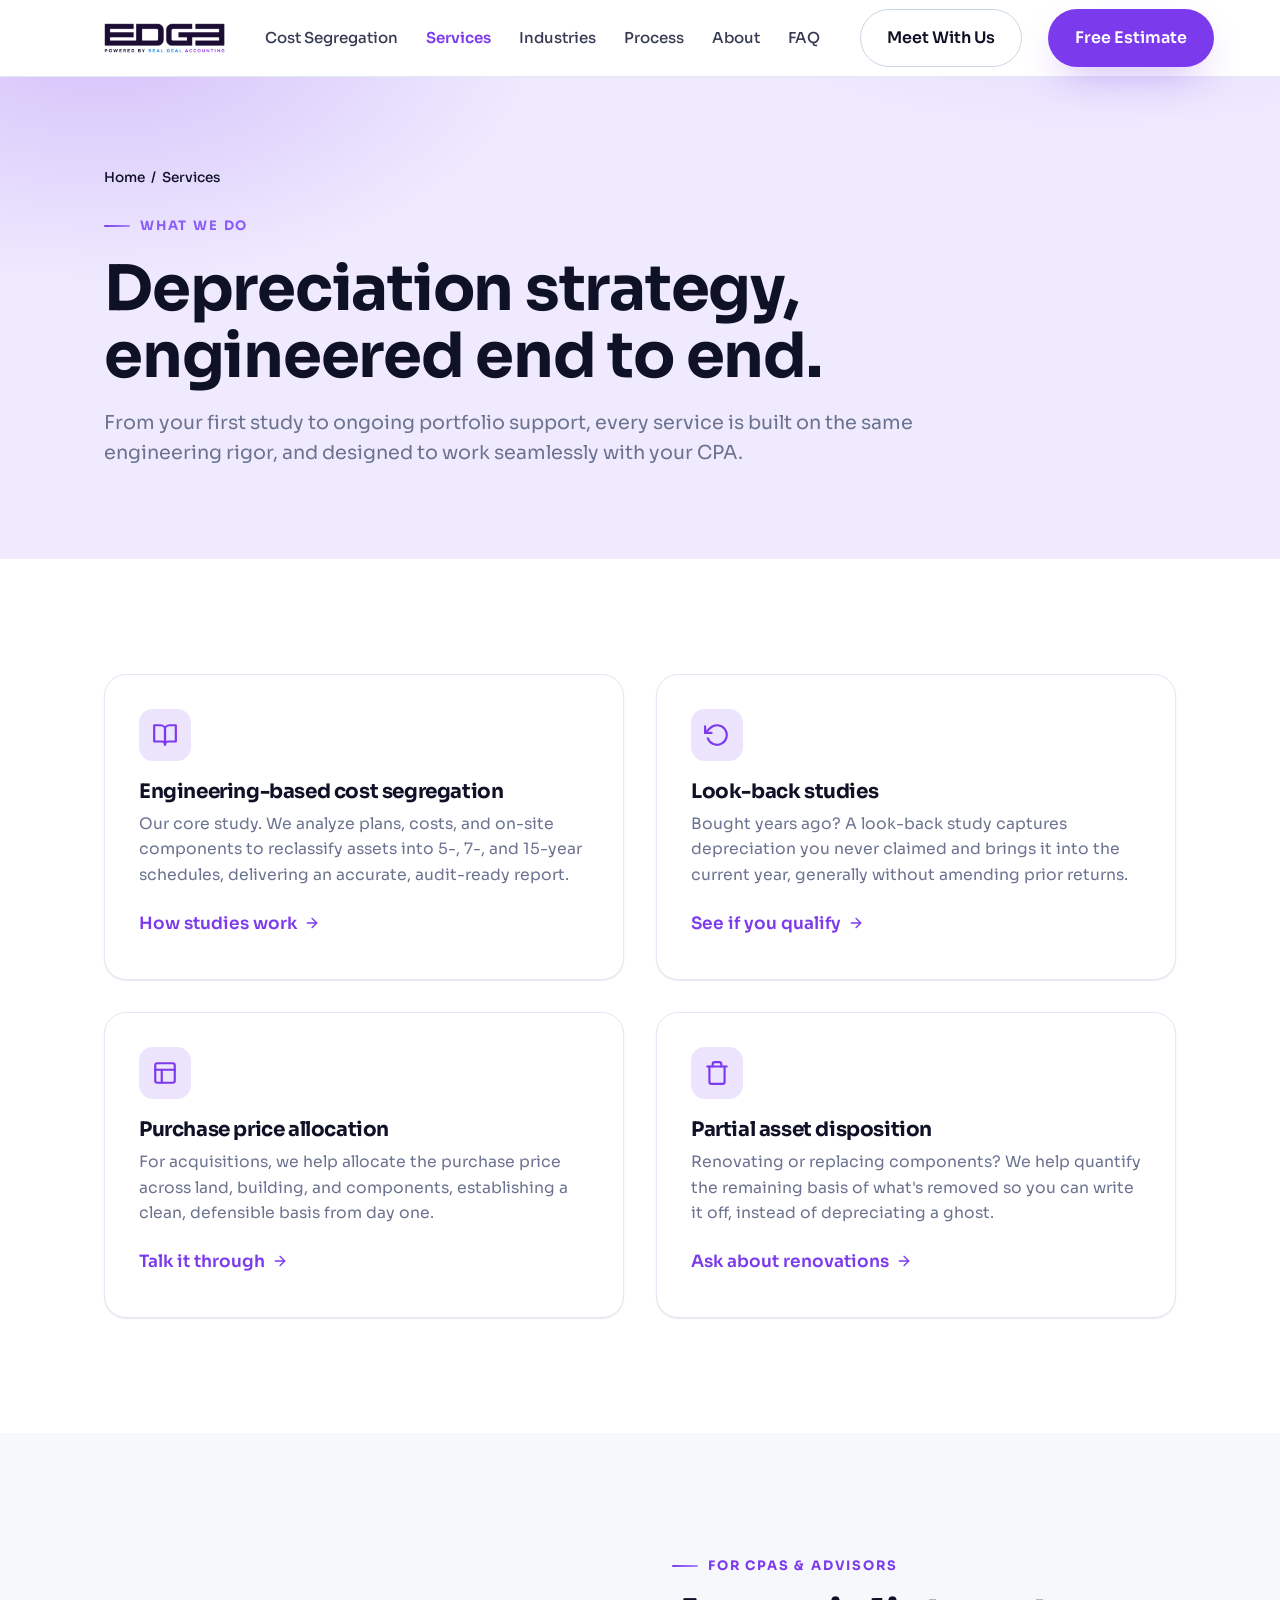
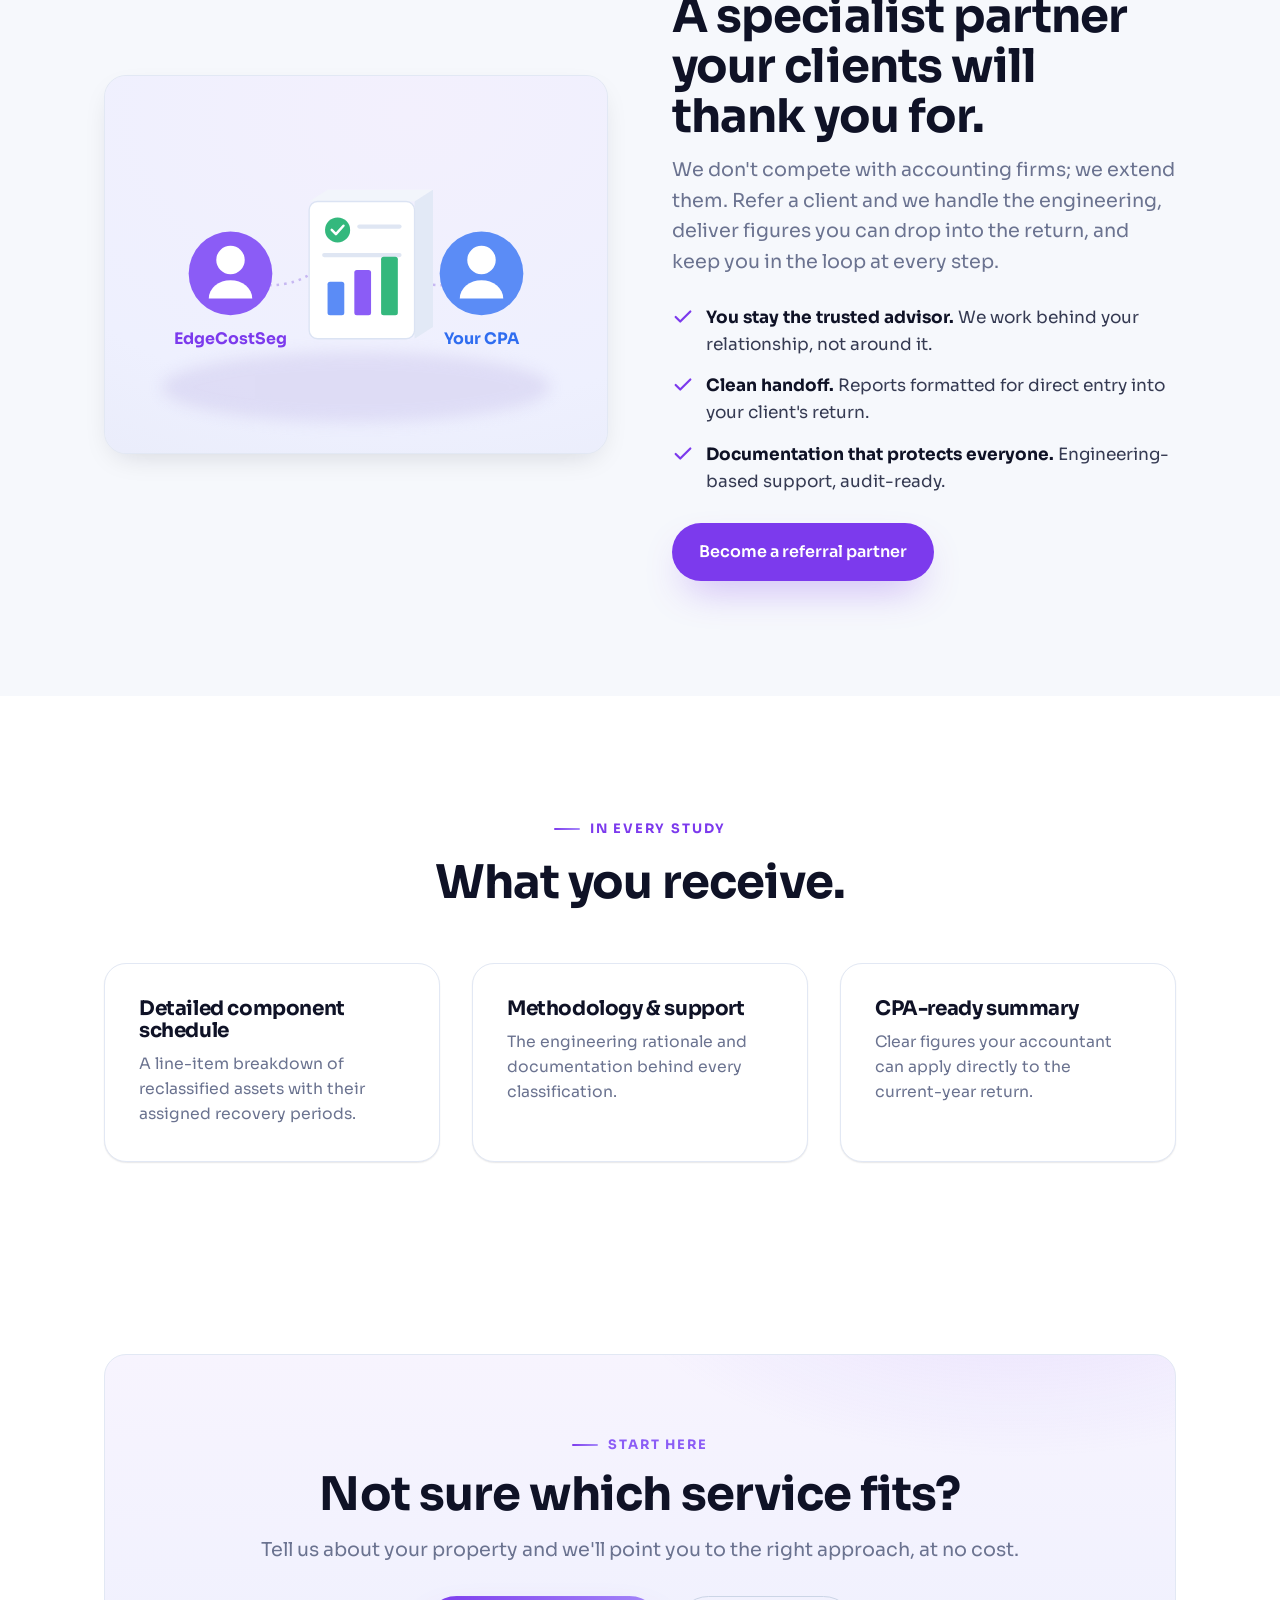
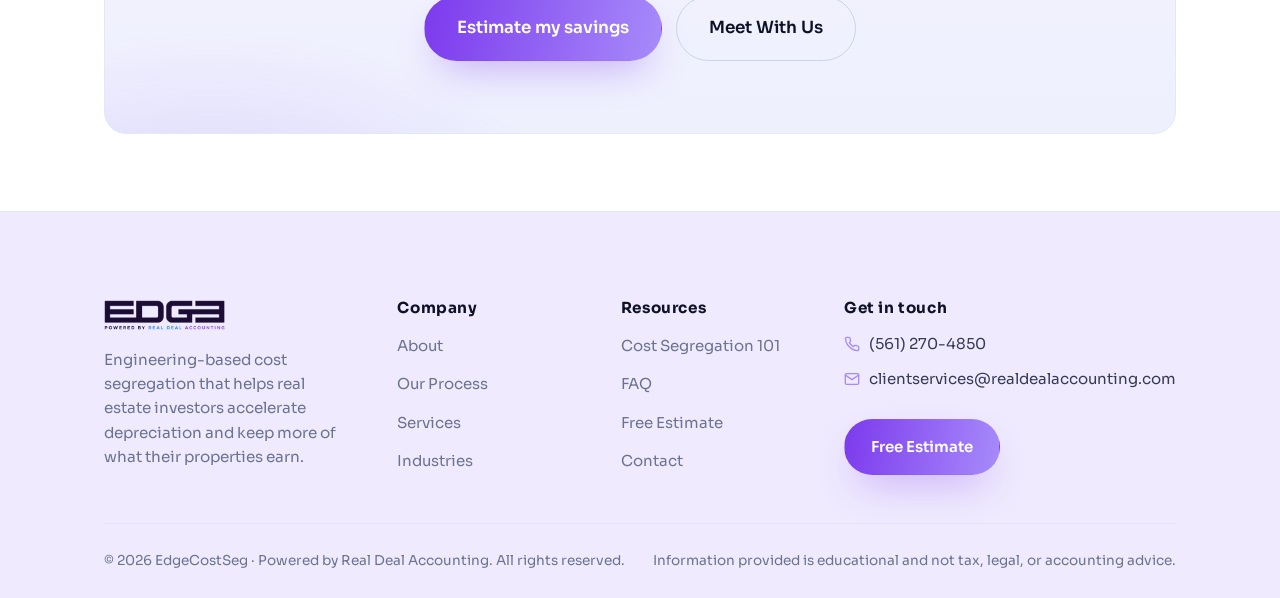
<file: services.html>
<!DOCTYPE html>
<html lang="en">
<head>
  <meta charset="UTF-8" />
  <meta name="viewport" content="width=device-width, initial-scale=1.0" />
  <title>Services | EdgeCostSeg</title>
  <meta name="description" content="EdgeCostSeg services: engineering-based cost segregation studies, look-back studies, purchase price allocation, partial asset disposition, and CPA partner support." />
  <meta name="theme-color" content="#efeafe" />
  <link rel="preconnect" href="https://fonts.googleapis.com" />
  <link rel="preconnect" href="https://fonts.gstatic.com" crossorigin />
  <link href="https://fonts.googleapis.com/css2?family=Sora:wght@300;400;500;600;700;800&family=Figtree:wght@400;500;600;700&display=swap" rel="stylesheet" />
  <link rel="stylesheet" href="styles.css" />
</head>
<body>
  <a class="skip-link" href="#main">Skip to content</a>
  <header class="site-header">
    <div class="container nav">
      <a class="brand" href="index.html" aria-label="EdgeCostSeg home"><!-- EDIT: LOGO --><img src="assets/logo.png" alt="EdgeCostSeg, powered by Real Deal Accounting" /></a>
      <nav aria-label="Primary"><ul class="nav-links">
        <li><a href="cost-segregation.html">Cost Segregation</a></li>
        <li><a href="services.html" class="active">Services</a></li>
        <li><a href="industries.html">Industries</a></li>
        <li><a href="process.html">Process</a></li>
        <li><a href="about.html">About</a></li>
        <li><a href="faq.html">FAQ</a></li>
      </ul></nav>
      <div class="nav-cta">
        <!-- EDIT: CALENDLY LINK --><a class="btn btn--ghost nav-save" href="https://calendly.com/swasserman-o0l3/costseg" target="_blank" rel="noopener">Meet With Us</a>
        <!-- EDIT: CTA LINK --><a class="btn btn--primary nav-estimate" href="estimate.html">Free Estimate</a>
        <button class="nav-toggle" aria-label="Open menu" aria-expanded="false" aria-controls="mobileMenu"><svg viewBox="0 0 24 24" fill="none" stroke="currentColor" stroke-width="2" stroke-linecap="round"><line x1="3" y1="6" x2="21" y2="6"/><line x1="3" y1="12" x2="21" y2="12"/><line x1="3" y1="18" x2="21" y2="18"/></svg></button>
      </div>
    </div>
  </header>
  <nav class="mobile-menu" id="mobileMenu" aria-label="Mobile">
    <a href="cost-segregation.html">Cost Segregation</a><a href="services.html" class="active">Services</a><a href="industries.html">Industries</a><a href="process.html">Process</a><a href="about.html">About</a><a href="faq.html">FAQ</a><a href="contact.html">Contact</a>
    <a class="btn btn--primary" href="estimate.html">Get My Free Estimate</a><a class="btn btn--ghost nav-save" href="https://calendly.com/swasserman-o0l3/costseg" target="_blank" rel="noopener">Meet With Us</a>
  </nav>

  <main id="main">
    <section class="page-hero">
      <div class="container">
        <p class="breadcrumb"><a href="index.html">Home</a> &nbsp;/&nbsp; Services</p>
        <span class="eyebrow">What we do</span>
        <h1 class="h-xl">Depreciation strategy, engineered end to end.</h1>
        <p class="lead measure">From your first study to ongoing portfolio support, every service is built on the same engineering rigor, and designed to work seamlessly with your CPA.</p>
      </div>
    </section>

    <section class="section">
      <div class="container">
        <div class="grid cols-2">
          <div class="card card--hover reveal">
            <div class="icon-badge"><svg viewBox="0 0 24 24" fill="none" stroke="currentColor" stroke-width="2" stroke-linecap="round" stroke-linejoin="round"><path d="M2 3h6a4 4 0 0 1 4 4v14a3 3 0 0 0-3-3H2z"/><path d="M22 3h-6a4 4 0 0 0-4 4v14a3 3 0 0 1 3-3h7z"/></svg></div>
            <h3 class="h-md">Engineering-based cost segregation</h3>
            <p>Our core study. We analyze plans, costs, and on-site components to reclassify assets into 5-, 7-, and 15-year schedules, delivering an accurate, audit-ready report.</p>
            <a class="link-arrow mt-s" href="cost-segregation.html">How studies work <svg viewBox="0 0 24 24" fill="none" stroke="currentColor" stroke-width="2" stroke-linecap="round" stroke-linejoin="round"><line x1="5" y1="12" x2="19" y2="12"/><polyline points="12 5 19 12 12 19"/></svg></a>
          </div>
          <div class="card card--hover reveal">
            <div class="icon-badge"><svg viewBox="0 0 24 24" fill="none" stroke="currentColor" stroke-width="2" stroke-linecap="round" stroke-linejoin="round"><polyline points="1 4 1 10 7 10"/><path d="M3.51 15a9 9 0 1 0 2.13-9.36L1 10"/></svg></div>
            <h3 class="h-md">Look-back studies</h3>
            <p>Bought years ago? A look-back study captures depreciation you never claimed and brings it into the current year, generally without amending prior returns.</p>
            <a class="link-arrow mt-s" href="estimate.html">See if you qualify <svg viewBox="0 0 24 24" fill="none" stroke="currentColor" stroke-width="2" stroke-linecap="round" stroke-linejoin="round"><line x1="5" y1="12" x2="19" y2="12"/><polyline points="12 5 19 12 12 19"/></svg></a>
          </div>
          <div class="card card--hover reveal">
            <div class="icon-badge"><svg viewBox="0 0 24 24" fill="none" stroke="currentColor" stroke-width="2" stroke-linecap="round" stroke-linejoin="round"><rect x="3" y="3" width="18" height="18" rx="2"/><line x1="3" y1="9" x2="21" y2="9"/><line x1="9" y1="21" x2="9" y2="9"/></svg></div>
            <h3 class="h-md">Purchase price allocation</h3>
            <p>For acquisitions, we help allocate the purchase price across land, building, and components, establishing a clean, defensible basis from day one.</p>
            <a class="link-arrow mt-s" href="contact.html">Talk it through <svg viewBox="0 0 24 24" fill="none" stroke="currentColor" stroke-width="2" stroke-linecap="round" stroke-linejoin="round"><line x1="5" y1="12" x2="19" y2="12"/><polyline points="12 5 19 12 12 19"/></svg></a>
          </div>
          <div class="card card--hover reveal">
            <div class="icon-badge"><svg viewBox="0 0 24 24" fill="none" stroke="currentColor" stroke-width="2" stroke-linecap="round" stroke-linejoin="round"><path d="M3 6h18"/><path d="M19 6v14a2 2 0 0 1-2 2H7a2 2 0 0 1-2-2V6m3 0V4a2 2 0 0 1 2-2h4a2 2 0 0 1 2 2v2"/></svg></div>
            <h3 class="h-md">Partial asset disposition</h3>
            <p>Renovating or replacing components? We help quantify the remaining basis of what's removed so you can write it off, instead of depreciating a ghost.</p>
            <a class="link-arrow mt-s" href="contact.html">Ask about renovations <svg viewBox="0 0 24 24" fill="none" stroke="currentColor" stroke-width="2" stroke-linecap="round" stroke-linejoin="round"><line x1="5" y1="12" x2="19" y2="12"/><polyline points="12 5 19 12 12 19"/></svg></a>
          </div>
        </div>
      </div>
    </section>

    <!-- CPA PARTNERS -->
    <section class="section section--gray">
      <div class="container">
        <div class="split">
          <div class="split-media">
            <div style="aspect-ratio:4/3;width:100%;background:radial-gradient(620px 420px at 60% 10%,#f3f0fd,#eef0fe 70%,#e9ecfa 100%);display:grid;place-items:center;">
              <svg viewBox="0 0 600 450" width="100%" height="100%" fill="none" xmlns="http://www.w3.org/2000/svg" role="img" aria-label="EdgeCostSeg working alongside your CPA: a shared cost segregation report" style="display:block;">
                <defs>
                  <filter id="svSoft" x="-60%" y="-60%" width="220%" height="220%"><feGaussianBlur stdDeviation="9"></feGaussianBlur></filter>
                </defs>
                <ellipse cx="300" cy="372" rx="232" ry="42" fill="#c7c0ea" opacity=".4" filter="url(#svSoft)"></ellipse>
                <!-- dashed connectors -->
                <path d="M196 250 C250 250 250 220 300 214" stroke="#c7b8f2" stroke-width="3" stroke-dasharray="3 6" fill="none"></path>
                <path d="M404 250 C350 250 350 220 300 214" stroke="#c7b8f2" stroke-width="3" stroke-dasharray="3 6" fill="none"></path>
                <!-- central report card (isometric) -->
                <polygon points="244,150 266,136 392,136 370,150" fill="#f2f5fb"></polygon>
                <polygon points="370,150 392,136 392,300 370,314" fill="#e2e9f6"></polygon>
                <rect x="244" y="150" width="126" height="164" rx="10" fill="#ffffff" stroke="#dbe3f3" stroke-width="1.6"></rect>
                <circle cx="278" cy="184" r="15" fill="#34b87d"></circle>
                <path d="M271 184 l5 5 9 -10" stroke="#fff" stroke-width="3" fill="none" stroke-linecap="round" stroke-linejoin="round"></path>
                <g stroke="#dfe6f3" stroke-width="5" stroke-linecap="round"><line x1="304" y1="180" x2="352" y2="180"></line><line x1="262" y1="214" x2="352" y2="214"></line></g>
                <rect x="266" y="246" width="20" height="40" rx="3" fill="#5b8cf6"></rect>
                <rect x="298" y="232" width="20" height="54" rx="3" fill="#8b5cf6"></rect>
                <rect x="330" y="216" width="20" height="70" rx="3" fill="#34b87d"></rect>
                <!-- avatar: EdgeCostSeg -->
                <circle cx="150" cy="236" r="50" fill="#8b5cf6"></circle>
                <circle cx="150" cy="220" r="17" fill="#fff"></circle>
                <path d="M124 266 a26 22 0 0 1 52 0 Z" fill="#fff"></path>
                <!-- avatar: CPA -->
                <circle cx="450" cy="236" r="50" fill="#5b8cf6"></circle>
                <circle cx="450" cy="220" r="17" fill="#fff"></circle>
                <path d="M424 266 a26 22 0 0 1 52 0 Z" fill="#fff"></path>
                <!-- labels -->
                <g font-family="Sora, sans-serif" font-weight="700" text-anchor="middle">
                  <text x="150" y="320" font-size="19" fill="#7c3aed">EdgeCostSeg</text>
                  <text x="450" y="320" font-size="19" fill="#2f6df0">Your CPA</text>
                </g>
              </svg>
            </div>
          </div>
          <div>
            <span class="eyebrow">For CPAs &amp; advisors</span>
            <h2 class="h-lg mt-s">A specialist partner your clients will thank you for.</h2>
            <p class="lead mt-s">We don't compete with accounting firms; we extend them. Refer a client and we handle the engineering, deliver figures you can drop into the return, and keep you in the loop at every step.</p>
            <ul class="checks">
              <li><svg viewBox="0 0 24 24" fill="none" stroke="currentColor" stroke-width="2.4" stroke-linecap="round" stroke-linejoin="round"><polyline points="20 6 9 17 4 12"/></svg><span><b>You stay the trusted advisor.</b> We work behind your relationship, not around it.</span></li>
              <li><svg viewBox="0 0 24 24" fill="none" stroke="currentColor" stroke-width="2.4" stroke-linecap="round" stroke-linejoin="round"><polyline points="20 6 9 17 4 12"/></svg><span><b>Clean handoff.</b> Reports formatted for direct entry into your client's return.</span></li>
              <li><svg viewBox="0 0 24 24" fill="none" stroke="currentColor" stroke-width="2.4" stroke-linecap="round" stroke-linejoin="round"><polyline points="20 6 9 17 4 12"/></svg><span><b>Documentation that protects everyone.</b> Engineering-based support, audit-ready.</span></li>
            </ul>
            <div class="btn-row mt-m"><a class="btn btn--primary" href="contact.html">Become a referral partner</a></div>
          </div>
        </div>
      </div>
    </section>

    <!-- INCLUDED -->
    <section class="section">
      <div class="container">
        <div class="block-head center"><span class="eyebrow">In every study</span><h2 class="h-lg">What you receive.</h2></div>
        <div class="grid cols-3">
          <div class="card reveal"><h3>Detailed component schedule</h3><p>A line-item breakdown of reclassified assets with their assigned recovery periods.</p></div>
          <div class="card reveal"><h3>Methodology &amp; support</h3><p>The engineering rationale and documentation behind every classification.</p></div>
          <div class="card reveal"><h3>CPA-ready summary</h3><p>Clear figures your accountant can apply directly to the current-year return.</p></div>
        </div>
      </div>
    </section>

    <section class="section section--tight">
      <div class="container">
        <div class="cta-banner reveal">
          <span class="eyebrow" style="color:var(--violet-500)">Start here</span>
          <h2 class="h-lg mt-s">Not sure which service fits?</h2>
          <p class="lead measure">Tell us about your property and we'll point you to the right approach, at no cost.</p>
          <div class="btn-row"><a class="btn btn--light btn--lg" href="estimate.html">Estimate my savings</a><!-- EDIT: CALENDLY LINK --><a class="btn btn--ghost-light btn--lg" href="https://calendly.com/swasserman-o0l3/costseg" target="_blank" rel="noopener">Meet With Us</a></div>
        </div>
      </div>
    </section>
  </main>

  <footer class="site-footer">
    <div class="container">
      <div class="footer-top">
        <div class="footer-brand"><!-- EDIT: LOGO (white) --><img src="assets/logo.png" alt="EdgeCostSeg" /><p>Engineering-based cost segregation that helps real estate investors accelerate depreciation and keep more of what their properties earn.</p></div>
        <div class="footer-col"><h4>Company</h4><ul><li><a href="about.html">About</a></li><li><a href="process.html">Our Process</a></li><li><a href="services.html">Services</a></li><li><a href="industries.html">Industries</a></li></ul></div>
        <div class="footer-col"><h4>Resources</h4><ul><li><a href="cost-segregation.html">Cost Segregation 101</a></li><li><a href="faq.html">FAQ</a></li><li><a href="estimate.html">Free Estimate</a></li><li><a href="contact.html">Contact</a></li></ul></div>
        <div class="footer-col"><h4>Get in touch</h4><div class="footer-contact"><!-- EDIT: PHONE --><a href="tel:+15612704850"><svg viewBox="0 0 24 24" fill="none" stroke="currentColor" stroke-width="2" stroke-linecap="round" stroke-linejoin="round"><path d="M22 16.92v3a2 2 0 0 1-2.18 2 19.79 19.79 0 0 1-8.63-3.07 19.5 19.5 0 0 1-6-6 19.79 19.79 0 0 1-3.07-8.67A2 2 0 0 1 4.11 2h3a2 2 0 0 1 2 1.72c.13.96.36 1.9.7 2.81a2 2 0 0 1-.45 2.11L8.09 9.91a16 16 0 0 0 6 6l1.27-1.27a2 2 0 0 1 2.11-.45c.91.34 1.85.57 2.81.7A2 2 0 0 1 22 16.92z"/></svg>(561) 270-4850</a><!-- EDIT: EMAIL --><a href="mailto:clientservices@realdealaccounting.com"><svg viewBox="0 0 24 24" fill="none" stroke="currentColor" stroke-width="2" stroke-linecap="round" stroke-linejoin="round"><path d="M4 4h16a2 2 0 0 1 2 2v12a2 2 0 0 1-2 2H4a2 2 0 0 1-2-2V6a2 2 0 0 1 2-2z"/><polyline points="22,6 12,13 2,6"/></svg>clientservices@realdealaccounting.com</a></div><a class="btn btn--gradient mt-m" href="estimate.html">Free Estimate</a></div>
      </div>
      <div class="footer-bottom"><span>© <span id="year">2026</span> EdgeCostSeg · Powered by Real Deal Accounting. All rights reserved.</span><span>Information provided is educational and not tax, legal, or accounting advice.</span></div>
    </div>
  </footer>
  <script src="script.js"></script>
</body>
</html>
</file>
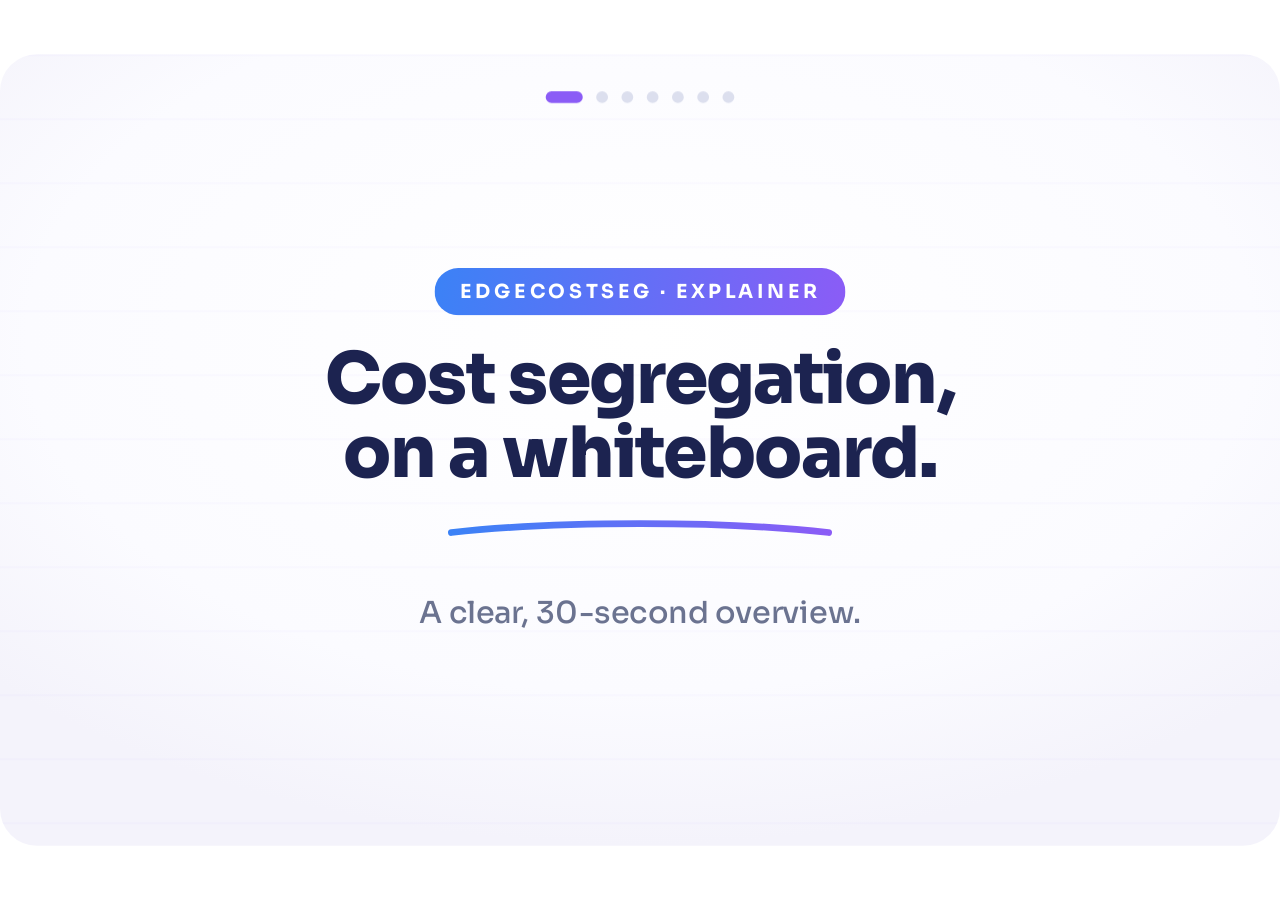
<file: assets/explainer.html>
<!DOCTYPE html>
<html lang="en">
<head>
<meta charset="UTF-8" />
<meta name="viewport" content="width=device-width, initial-scale=1.0" />
<title>Cost Segregation | Explainer</title>
<link rel="preconnect" href="https://fonts.googleapis.com" />
<link rel="preconnect" href="https://fonts.gstatic.com" crossorigin />
<link href="https://fonts.googleapis.com/css2?family=Sora:wght@400;500;600;700;800&display=swap" rel="stylesheet" />
<style>
  :root{
    --ink:#1c2350; --blue:#3b82f6; --blue2:#2563eb; --violet:#8b5cf6; --violet2:#7c4dff;
    --amber:#f4a93b; --green:#34b87d; --muted:#6b7390;
  }
  *{box-sizing:border-box; margin:0;}
  html,body{height:100%;}
  body{font-family:"Sora",system-ui,sans-serif; background:transparent; height:100%; overflow:hidden; position:relative;}

  .stage{
    position:absolute; left:50%; top:50%; width:760px; height:470px;
    transform-origin:center center; transform:translate(-50%,-50%);
    background:
      radial-gradient(520px 300px at 50% 36%, #ffffff, #fbfbff 70%, #f4f3fb 100%);
    border-radius:22px; overflow:hidden;
  }
  /* faint ruled board */
  .stage::before{content:""; position:absolute; inset:0; opacity:.5;
    background-image:linear-gradient(rgba(124,92,246,.05) 1px, transparent 1px);
    background-size:100% 38px;}

  .scene{position:absolute; inset:0; opacity:0; transition:opacity .45s ease; display:grid; align-content:center; justify-items:center;}
  .scene.active{opacity:1;}
  .art{position:relative;}

  /* captions */
  .cap{position:absolute; left:0; right:0; bottom:42px; text-align:center; padding:0 52px;}
  .cap .kick{display:inline-flex; align-items:center; gap:11px; font-weight:700; font-size:12.5px;
    letter-spacing:.2em; text-transform:uppercase; color:var(--violet); margin-bottom:13px;}
  .cap .kick::before,.cap .kick::after{content:""; width:22px; height:2px; border-radius:2px; background:linear-gradient(90deg,var(--blue),var(--violet));}
  .cap .main{font-weight:600; color:var(--ink); font-size:22px; line-height:1.36; letter-spacing:-.015em; max-width:30ch; margin-inline:auto;}
  .cap .main b{color:var(--blue2); font-weight:700;}

  .dots{position:absolute; top:22px; left:50%; transform:translateX(-50%); display:flex; gap:8px; z-index:5;}
  .dots i{width:7px;height:7px;border-radius:50%;background:#dcdfee;transition:all .35s ease;}
  .dots i.on{background:var(--violet); width:22px; border-radius:6px;}

  /* draw-on: marker drawing a stroke */
  [data-draw]{stroke-dasharray:100; stroke-dashoffset:100;}
  .scene.active [data-draw]{animation-name:draw; animation-duration:var(--d,1.2s); animation-timing-function:linear; animation-delay:var(--delay,0s); animation-fill-mode:forwards;}
  @keyframes draw{to{stroke-dashoffset:0;}}



  /* gentle build-ins for fills/labels */
  .pop{opacity:0; transform:scale(.9);}
  .scene.active .pop{animation-name:pop;animation-duration:.5s;animation-timing-function:cubic-bezier(.22,.9,.3,1);animation-delay:var(--delay,0s);animation-fill-mode:forwards;}
  @keyframes pop{to{opacity:1; transform:scale(1);}}
  .rise{opacity:0; transform:translateY(13px);}
  .scene.active .rise{animation-name:rise;animation-duration:.55s;animation-timing-function:cubic-bezier(.3,.7,.2,1);animation-delay:var(--delay,0s);animation-fill-mode:forwards;}
  @keyframes rise{to{opacity:1; transform:none;}}
  .fade{opacity:0;}
  .scene.active .fade{animation-name:fade;animation-duration:.6s;animation-timing-function:ease;animation-delay:var(--delay,0s);animation-fill-mode:forwards;}
  @keyframes fade{to{opacity:1;}}

  .scene.active .crawlx{animation:crawlx 2.6s cubic-bezier(.45,0,.55,1) 1s forwards;}
  @keyframes crawlx{from{transform:translateX(0);}to{transform:translateX(360px);}}

  .scene.active .drop{animation-name:drop;animation-duration:.7s;animation-timing-function:cubic-bezier(.3,.7,.2,1);animation-delay:var(--delay,0s);animation-fill-mode:forwards; opacity:0;}
  @keyframes drop{0%{opacity:0;transform:translateY(-58px) scale(.7);}70%{opacity:1;}100%{opacity:1;transform:translateY(0) scale(1);}}

  .t-title{font-weight:800; font-size:42px; color:var(--ink); letter-spacing:-.025em; text-align:center; line-height:1.05;}
  .t-sub{font-weight:500; font-size:18px; color:var(--muted); text-align:center; margin-top:14px;}
  .brand-pill{display:inline-flex; align-items:center; gap:9px; padding:7px 15px; border-radius:999px;
    background:linear-gradient(100deg,var(--blue),var(--violet)); color:#fff; font-weight:700; font-size:11.5px; letter-spacing:.18em; text-transform:uppercase;}

  @media (prefers-reduced-motion: reduce){[data-draw]{stroke-dashoffset:0;} .pop,.rise,.fade,.drop{opacity:1;transform:none;} .nib,.nibring{display:none;}}
</style>
</head>
<body>
  <div class="stage" id="stage">
    <div class="dots" id="dots"><i class="on"></i><i></i><i></i><i></i><i></i><i></i><i></i></div>

    <!-- S0 intro -->
    <div class="scene s0 active">
      <div class="art" style="display:grid;justify-items:center;gap:16px;">
        <div class="brand-pill rise">EdgeCostSeg · Explainer</div>
        <div class="t-title rise" style="--delay:.1s">Cost segregation,<br>on a whiteboard.</div>
        <svg width="240" height="16" viewBox="0 0 240 16" fill="none" style="overflow:visible;">
          <path data-draw pathLength="100" d="M8 9 C70 2 170 2 232 9" stroke="url(#ig)" stroke-width="4" stroke-linecap="round" style="--len:240;--d:1s;--delay:.5s;"/>
          <defs><linearGradient id="ig" x1="0" y1="0" x2="1" y2="0"><stop offset="0" stop-color="#3b82f6"/><stop offset="1" stop-color="#8b5cf6"/></linearGradient></defs>
        </svg>
        <div class="t-sub fade" style="--delay:1.1s">A clear, 30-second overview.</div>
      </div>
    </div>

    <!-- S1 building -->
    <div class="scene s1">
      <div class="art">
        <svg width="240" height="216" viewBox="0 0 240 216" fill="none" style="overflow:visible;">
          <path data-draw pathLength="100" d="M28 190 L40 190 L40 40 L150 40 L190 64 L190 190 L208 190" stroke="#1c2350" stroke-width="4.5" stroke-linecap="round" stroke-linejoin="round" style="--len:470;--d:1.4s;"/>
          <rect class="pop" x="58" y="64" width="26" height="26" rx="3" fill="#cfe0fb" style="--delay:1.4s"/>
          <rect class="pop" x="104" y="64" width="26" height="26" rx="3" fill="#cfe0fb" style="--delay:1.55s"/>
          <rect class="pop" x="58" y="106" width="26" height="26" rx="3" fill="#cfe0fb" style="--delay:1.7s"/>
          <rect class="pop" x="104" y="106" width="26" height="26" rx="3" fill="#cfe0fb" style="--delay:1.85s"/>
          <rect class="pop" x="84" y="150" width="26" height="40" rx="3" fill="#b7a7ef" style="--delay:2s"/>
        </svg>
      </div>
      <div class="cap"><div class="kick rise" style="--delay:.2s">The asset</div><div class="main rise" style="--delay:.3s">You own income-producing real estate.</div></div>
    </div>

    <!-- S2 default depreciation -->
    <div class="scene s2">
      <div class="art" style="width:520px;">
        <svg width="520" height="150" viewBox="0 0 520 150" fill="none" style="overflow:visible;">
          <path data-draw pathLength="100" d="M30 80 L484 80" stroke="#e0e3f0" stroke-width="8" stroke-linecap="round" style="--len:460;--d:1.2s;"/>
          <path data-draw pathLength="100" d="M484 80 L470 72 M484 80 L470 88" stroke="#1c2350" stroke-width="4" stroke-linecap="round" style="--len:40;--d:.3s;--delay:1.2s;"/>
          <text class="fade" x="30" y="116" font-family="Sora" font-size="14" font-weight="600" fill="#6b7390" style="--delay:.3s">Year 1</text>
          <text class="fade" x="442" y="116" font-family="Sora" font-size="14" font-weight="600" fill="#6b7390" style="--delay:1.1s">Year 39</text>
          <g class="crawlx"><circle cx="42" cy="52" r="11" fill="#f4a93b"/><text x="42" y="57" font-family="Sora" font-size="12" font-weight="700" fill="#a96a16" text-anchor="middle">$</text></g>
        </svg>
      </div>
      <div class="cap"><div class="kick rise" style="--delay:.2s">The default</div><div class="main rise" style="--delay:.3s">Standard depreciation spreads the deduction thin, across <b>39 years.</b></div></div>
    </div>

    <!-- S3 breakdown -->
    <div class="scene s3">
      <div class="art" style="display:flex;align-items:center;gap:28px;">
        <svg width="170" height="184" viewBox="0 0 170 184" fill="none" style="overflow:visible;">
          <path data-draw pathLength="100" d="M26 165 L26 36 L96 36 L124 54 L124 165 L16 165" stroke="#1c2350" stroke-width="4" stroke-linecap="round" stroke-linejoin="round" style="--len:430;--d:1.1s;"/>
          <path data-draw pathLength="100" d="M96 36 L96 165 M96 54 L124 54" stroke="#1c2350" stroke-width="3" stroke-linecap="round" style="--len:160;--d:.6s;--delay:1s;"/>
          <!-- magnifier draws -->
          <g style="--d:.9s;--delay:.7s;">
            <circle data-draw pathLength="100" cx="120" cy="92" r="24" stroke="#8b5cf6" stroke-width="4" style="--len:151;--d:.9s;--delay:.7s;"/>
            <path data-draw pathLength="100" d="M138 110 L154 126" stroke="#8b5cf6" stroke-width="5" stroke-linecap="round" style="--len:24;--d:.3s;--delay:1.5s;"/>
          </g>
          <!-- focus is the magnifier in this scene -->
        </svg>
        <div style="display:grid;grid-template-columns:1fr 1fr;gap:11px;">
          <div class="pop" style="--delay:1.7s;display:flex;align-items:center;gap:8px;background:#fff;border:1.5px solid #e2e8f4;border-radius:12px;padding:9px 13px;box-shadow:0 6px 16px -8px rgba(20,17,49,.25);">
            <svg width="20" height="20" viewBox="0 0 24 24" fill="none" stroke="#f4a93b" stroke-width="2.2" stroke-linecap="round" stroke-linejoin="round"><path d="M9 18h6M10 22h4M12 2a7 7 0 0 0-4 12c.7.6 1 1.2 1 2h6c0-.8.3-1.4 1-2a7 7 0 0 0-4-12z"/></svg>
            <span style="font-weight:600;font-size:14px;color:#1c2350;">Lighting</span>
          </div>
          <div class="pop" style="--delay:1.9s;display:flex;align-items:center;gap:8px;background:#fff;border:1.5px solid #e2e8f4;border-radius:12px;padding:9px 13px;box-shadow:0 6px 16px -8px rgba(20,17,49,.25);">
            <svg width="20" height="20" viewBox="0 0 24 24" fill="none" stroke="#3b82f6" stroke-width="2.2" stroke-linecap="round" stroke-linejoin="round"><rect x="3" y="3" width="18" height="18" rx="2"/><path d="M3 9h18M9 9v12"/></svg>
            <span style="font-weight:600;font-size:14px;color:#1c2350;">Flooring</span>
          </div>
          <div class="pop" style="--delay:2.1s;display:flex;align-items:center;gap:8px;background:#fff;border:1.5px solid #e2e8f4;border-radius:12px;padding:9px 13px;box-shadow:0 6px 16px -8px rgba(20,17,49,.25);">
            <svg width="20" height="20" viewBox="0 0 24 24" fill="none" stroke="#8b5cf6" stroke-width="2.2" stroke-linecap="round" stroke-linejoin="round"><rect x="3" y="4" width="18" height="16" rx="2"/><path d="M3 12h18M12 4v16"/></svg>
            <span style="font-weight:600;font-size:14px;color:#1c2350;">Cabinetry</span>
          </div>
          <div class="pop" style="--delay:2.3s;display:flex;align-items:center;gap:8px;background:#fff;border:1.5px solid #e2e8f4;border-radius:12px;padding:9px 13px;box-shadow:0 6px 16px -8px rgba(20,17,49,.25);">
            <svg width="20" height="20" viewBox="0 0 24 24" fill="none" stroke="#34b87d" stroke-width="2.2" stroke-linecap="round" stroke-linejoin="round"><path d="M12 22V12M12 12c0-3 2-5 5-5M12 12c0-3-2-5-5-5M5 19h14"/></svg>
            <span style="font-weight:600;font-size:14px;color:#1c2350;">Landscaping</span>
          </div>
        </div>
      </div>
      <div class="cap"><div class="kick rise" style="--delay:.2s">The study</div><div class="main rise" style="--delay:.3s">An engineering study separates the building into its <b>components.</b></div></div>
    </div>

    <!-- S4 buckets -->
    <div class="scene s4">
      <div class="art" style="display:flex;align-items:flex-end;gap:34px;">
        <div style="text-align:center;">
          <div class="drop" style="--delay:.4s;margin:0 auto 10px;width:54px;height:54px;border-radius:14px;background:linear-gradient(180deg,#5b8cf6,#3b82f6);display:grid;place-items:center;box-shadow:0 12px 22px -10px rgba(37,99,235,.6);"><svg width="26" height="26" viewBox="0 0 24 24" fill="none" stroke="#fff" stroke-width="2.4" stroke-linecap="round" stroke-linejoin="round"><path d="M9 18h6M10 22h4M12 2a7 7 0 0 0-4 12c.7.6 1 1.2 1 2h6c0-.8.3-1.4 1-2a7 7 0 0 0-4-12z"/></svg></div>
          <svg width="96" height="74" viewBox="0 0 96 74" style="overflow:visible;"><path data-draw pathLength="100" d="M3 2 L3 60 a8 8 0 0 0 8 8 L85 68 a8 8 0 0 0 8 -8 L93 2" stroke="#8b5cf6" stroke-width="3.5" fill="#f3f0fd" style="--len:230;--d:.7s;--delay:.5s;"/><text class="pop" x="48" y="48" font-family="Sora" font-size="26" font-weight="800" fill="#1c2350" text-anchor="middle" style="--delay:1.1s">5</text></svg>
          <div class="fade" style="--delay:1.2s;font-weight:600;color:#6b7390;font-size:13px;margin-top:6px;letter-spacing:.04em;">YEARS</div>
        </div>
        <div style="text-align:center;">
          <div class="drop" style="--delay:.65s;margin:0 auto 10px;width:54px;height:54px;border-radius:14px;background:linear-gradient(180deg,#7a76e8,#8b5cf6);display:grid;place-items:center;box-shadow:0 12px 22px -10px rgba(139,92,246,.6);"><svg width="26" height="26" viewBox="0 0 24 24" fill="none" stroke="#fff" stroke-width="2.4" stroke-linecap="round" stroke-linejoin="round"><rect x="3" y="4" width="18" height="16" rx="2"/><path d="M3 12h18M12 4v16"/></svg></div>
          <svg width="96" height="74" viewBox="0 0 96 74" style="overflow:visible;"><path data-draw pathLength="100" d="M3 2 L3 60 a8 8 0 0 0 8 8 L85 68 a8 8 0 0 0 8 -8 L93 2" stroke="#8b5cf6" stroke-width="3.5" fill="#f3f0fd" style="--len:230;--d:.7s;--delay:.75s;"/><text class="pop" x="48" y="48" font-family="Sora" font-size="26" font-weight="800" fill="#1c2350" text-anchor="middle" style="--delay:1.35s">7</text></svg>
          <div class="fade" style="--delay:1.45s;font-weight:600;color:#6b7390;font-size:13px;margin-top:6px;letter-spacing:.04em;">YEARS</div>
        </div>
        <div style="text-align:center;">
          <div class="drop" style="--delay:.9s;margin:0 auto 10px;width:54px;height:54px;border-radius:14px;background:linear-gradient(180deg,#3fc78c,#34b87d);display:grid;place-items:center;box-shadow:0 12px 22px -10px rgba(52,184,125,.6);"><svg width="26" height="26" viewBox="0 0 24 24" fill="none" stroke="#fff" stroke-width="2.4" stroke-linecap="round" stroke-linejoin="round"><path d="M12 22V12M12 12c0-3 2-5 5-5M12 12c0-3-2-5-5-5M5 19h14"/></svg></div>
          <svg width="96" height="74" viewBox="0 0 96 74" style="overflow:visible;"><path data-draw pathLength="100" d="M3 2 L3 60 a8 8 0 0 0 8 8 L85 68 a8 8 0 0 0 8 -8 L93 2" stroke="#8b5cf6" stroke-width="3.5" fill="#f3f0fd" style="--len:230;--d:.7s;--delay:1s;"/><text class="pop" x="48" y="48" font-family="Sora" font-size="26" font-weight="800" fill="#1c2350" text-anchor="middle" style="--delay:1.6s">15</text></svg>
          <div class="fade" style="--delay:1.7s;font-weight:600;color:#6b7390;font-size:13px;margin-top:6px;letter-spacing:.04em;">YEARS</div>
        </div>
      </div>
      <div class="cap"><div class="kick rise" style="--delay:.2s">The reclassification</div><div class="main rise" style="--delay:.3s">Qualifying components move to <b>5-, 7-, and 15-year</b> schedules.</div></div>
    </div>

    <!-- S5 benefit -->
    <div class="scene s5">
      <div class="art" style="display:flex;align-items:flex-end;gap:26px;">
        <svg width="130" height="150" viewBox="0 0 130 150" fill="none" style="overflow:visible;">
          <path data-draw pathLength="100" d="M14 130 C40 120 60 96 96 30" stroke="#34b87d" stroke-width="7" stroke-linecap="round" style="--len:150;--d:1s;--delay:.3s;"/>
          <path data-draw pathLength="100" d="M80 26 L104 22 L98 50" stroke="#34b87d" stroke-width="7" stroke-linecap="round" stroke-linejoin="round" fill="none" style="--len:80;--d:.4s;--delay:1.3s;"/>
        </svg>
        <div style="display:grid;justify-items:center;gap:8px;">
          <div class="rise" style="--delay:1s;display:flex;gap:6px;"><span class="coin">$</span><span class="coin">$</span><span class="coin">$</span></div>
          <div class="rise" style="--delay:.7s;display:flex;gap:6px;"><span class="coin">$</span><span class="coin">$</span><span class="coin">$</span><span class="coin">$</span></div>
          <div class="rise" style="--delay:.4s;display:flex;gap:6px;"><span class="coin">$</span><span class="coin">$</span><span class="coin">$</span><span class="coin">$</span><span class="coin">$</span></div>
        </div>
      </div>
      <div class="cap"><div class="kick rise" style="--delay:.2s">The benefit</div><div class="main rise" style="--delay:.3s">Larger deductions now: <b>stronger cash flow today,</b> not decades out.</div></div>
    </div>

    <!-- S6 end -->
    <div class="scene s6">
      <div class="art" style="display:grid;justify-items:center;gap:18px;">
        <div class="t-title rise">That's cost<br>segregation.</div>
        <svg width="300" height="16" viewBox="0 0 300 16" fill="none" style="overflow:visible;">
          <path data-draw pathLength="100" d="M8 9 C90 2 210 2 292 9" stroke="url(#ig2)" stroke-width="5" stroke-linecap="round" style="--len:300;--d:.9s;--delay:.5s;"/>
          <defs><linearGradient id="ig2" x1="0" y1="0" x2="1" y2="0"><stop offset="0" stop-color="#3b82f6"/><stop offset="1" stop-color="#8b5cf6"/></linearGradient></defs>
        </svg>
        <div class="fade" style="--delay:1.2s;font-weight:500;font-size:18px;color:var(--muted);">Engineering-based. Audit-ready. Your money, sooner.</div>
      </div>
    </div>
  </div>

<script>
  (function(){
    var stage = document.getElementById('stage');
    var scenes = Array.prototype.slice.call(stage.querySelectorAll('.scene'));
    var dots = Array.prototype.slice.call(document.querySelectorAll('#dots i'));
    var dur = [3600, 4300, 4300, 4900, 4700, 4300, 3900];
    var i = 0;
    function show(){
      scenes.forEach(function(s){ s.classList.remove('active'); });
      dots.forEach(function(d){ d.classList.remove('on'); });
      scenes[i].classList.add('active');
      if(dots[i]) dots[i].classList.add('on');
      var cur = dur[i];
      i = (i + 1) % scenes.length;
      setTimeout(show, cur);
    }
    setTimeout(show, 250);
  })();
  (function(){
    var stageEl = document.getElementById('stage');
    var W = 760, H = 470, last = 0;
    function fit(){
      var w = document.documentElement.clientWidth || window.innerWidth;
      var h = document.documentElement.clientHeight || window.innerHeight;
      if(!w || !h) return;
      var s = Math.min(w / W, h / H);
      if(s === last) return;
      last = s;
      // absolute + translate keeps the board centred even while it overflows
      stageEl.style.transform = 'translate(-50%,-50%) scale(' + s + ')';
    }
    // Run synchronously. requestAnimationFrame does not fire while the iframe is
    // offscreen (lazy-loaded), which previously left the board unscaled on mobile.
    fit();
    window.addEventListener('resize', fit);
    window.addEventListener('orientationchange', fit);
    window.addEventListener('pageshow', fit);
    window.addEventListener('load', fit);
    document.addEventListener('visibilitychange', fit);
    if(window.ResizeObserver){ new ResizeObserver(fit).observe(document.documentElement); }
    if(document.fonts && document.fonts.ready){ document.fonts.ready.then(fit); }
    // belt-and-braces: a few early re-checks in case layout settles late
    [50, 200, 600, 1500].forEach(function(t){ setTimeout(fit, t); });
  })();
  var st = document.createElement('style');
  st.textContent = '.coin{width:30px;height:30px;border-radius:50%;background:linear-gradient(180deg,#ffe39a,#f4a93b);border:2px solid #e0962a;display:grid;place-items:center;font-family:Sora;font-weight:700;font-size:14px;color:#a96a16;box-shadow:0 4px 10px -4px rgba(160,110,30,.6);}';
  document.head.appendChild(st);
</script>
</body>
</html>
</file>
<file: styles.css>
/* ============================================================
   EdgeCostSeg Design System
   Powered by Real Deal Accounting
   ------------------------------------------------------------
   EDIT: BRAND COLORS: change the tokens below to rebrand.
   ============================================================ */

:root {
  /* ---- Brand palette (sampled from logo) ---- */
  --navy-950: #efeafe;   /* light lavender surface */
  --navy-900: #f4f1fd;   /* lighter lavender surface */
  --navy-800: #e7e0fa;   /* lavender raised */
  --navy-700: #ddd3f5;   /* lavender border */

  --blue-600: #7c3aed;   /* primary CTA (purple)                   */
  --blue-500: #8b5cf6;   /* bright purple accent                   */
  --blue-400: #a78bfa;   /* hover / light purple accent            */

  --violet-500: #8b5cf6; /* secondary accent (from "ACCOUNTING")   */
  --violet-400: #a78bfa;

  --white: #ffffff;
  --gray-50:  #f6f8fc;   /* light section background               */
  --gray-100: #eef2f9;   /* cards on white / subtle fills          */
  --gray-200: #e2e8f4;   /* borders                                */
  --gray-300: #cbd5e6;
  --ink-900: #0f1226;    /* primary text on light                  */
  --ink-700: #353a52;    /* body text                              */
  --ink-500: #6b7390;    /* muted text                             */

  /* ---- Signature gradient (blue -> violet, mirrors logo) ---- */
  --grad: linear-gradient(100deg, var(--blue-600) 0%, var(--violet-400) 100%);
  --grad-soft: linear-gradient(100deg, rgba(124,58,237,.14), rgba(139,92,246,.16));

  /* ---- Type ---- */
  --font-display: "Sora", system-ui, sans-serif;
  --font-body: "Sora", system-ui, sans-serif;

  /* ---- Spacing / shape ---- */
  --radius-sm: 8px;
  --radius: 14px;
  --radius-lg: 22px;
  --shadow-sm: 0 1px 2px rgba(15,18,38,.06), 0 1px 1px rgba(15,18,38,.04);
  --shadow-md: 0 10px 30px -12px rgba(15,18,38,.18);
  --shadow-lg: 0 30px 60px -20px rgba(15,18,38,.28);
  --shadow-blue: 0 18px 40px -14px rgba(124,58,237,.42);

  --maxw: 1200px;
  --gutter: clamp(20px, 5vw, 64px);

  /* ---- Tweakable wash tokens (driven by the Tweaks palette) ---- */
  --accent-rgb: 124 58 237;   /* primary, as an rgb triplet for rgb()/alpha */
  --accent2-rgb: 167 139 250; /* soft accent */
  --wash-a: #f7f4fe;          /* top of page washes */
  --wash-b: #eef0fe;          /* bottom of page washes */
  --wash-strength: 1;         /* character multiplier for wash intensity */
}

/* ============================================================
   Reset & base
   ============================================================ */
*, *::before, *::after { box-sizing: border-box; }
* { margin: 0; }
html { scroll-behavior: smooth; -webkit-text-size-adjust: 100%; }
body {
  font-family: var(--font-body);
  color: var(--ink-700);
  background: var(--white);
  line-height: 1.6;
  font-size: 17px;
  -webkit-font-smoothing: antialiased;
  text-rendering: optimizeLegibility;
}
img { display: block; max-width: 100%; height: auto; }
a { color: inherit; text-decoration: none; }
button { font: inherit; cursor: pointer; }
:focus-visible { outline: 3px solid var(--blue-400); outline-offset: 3px; border-radius: 4px; }

h1, h2, h3, h4 {
  font-family: var(--font-display);
  color: var(--ink-900);
  line-height: 1.08;
  letter-spacing: -0.02em;
  font-weight: 700;
  text-wrap: balance;
}
p { text-wrap: pretty; }

/* ============================================================
   Layout helpers
   ============================================================ */
.container { width: 100%; max-width: var(--maxw); margin-inline: auto; padding-inline: var(--gutter); }
.section { padding-block: clamp(64px, 9vw, 128px); }
.section--tight { padding-block: clamp(48px, 6vw, 80px); }
.section--gray { background: var(--gray-50); }
.section--navy { background: var(--navy-950); color: var(--ink-700); }
.section--navy h1, .section--navy h2, .section--navy h3 { color: var(--ink-900); }

.grid { display: grid; gap: clamp(20px, 3vw, 32px); }
.cols-2 { grid-template-columns: repeat(2, 1fr); }
.cols-3 { grid-template-columns: repeat(3, 1fr); }
.cols-4 { grid-template-columns: repeat(4, 1fr); }
@media (max-width: 980px) { .cols-3, .cols-4 { grid-template-columns: repeat(2, 1fr); } }
@media (max-width: 640px) { .cols-2, .cols-3, .cols-4 { grid-template-columns: 1fr; } }

.center { text-align: center; }
.measure { max-width: 62ch; }
.measure-tight { max-width: 48ch; }
.center .measure, .center .measure-tight { margin-inline: auto; }

/* ============================================================
   Eyebrow / headings rhythm
   ============================================================ */
.eyebrow {
  display: inline-flex; align-items: center; gap: 10px;
  font-family: var(--font-body);
  font-weight: 700; font-size: 13px; letter-spacing: .14em; text-transform: uppercase;
  color: var(--blue-600);
}
.eyebrow::before {
  content: ""; width: 26px; height: 2px; border-radius: 2px; background: var(--grad);
}
.section--navy .eyebrow { color: var(--violet-500); }

.h-xl { font-size: clamp(2.2rem, 5.2vw, 3.9rem); }
.h-lg { font-size: clamp(1.9rem, 4vw, 2.9rem); }
.h-md { font-size: clamp(1.45rem, 2.6vw, 2rem); }
.lead { font-size: clamp(1.05rem, 1.5vw, 1.25rem); color: var(--ink-500); }
.section--navy .lead { color: var(--ink-500); }
.block-head { margin-bottom: clamp(36px, 5vw, 56px); }
.block-head .eyebrow { margin-bottom: 18px; }
.block-head p { margin-top: 16px; }

/* ============================================================
   Buttons
   ============================================================ */
.btn {
  display: inline-flex; align-items: center; justify-content: center; gap: 10px;
  font-family: var(--font-body); font-weight: 600; font-size: 1rem;
  padding: 15px 26px; border-radius: 999px; border: 1px solid transparent;
  transition: transform .18s ease, box-shadow .18s ease, background .18s ease, color .18s ease, border-color .18s ease;
  white-space: nowrap;
}
.btn svg { width: 18px; height: 18px; }
.btn--primary { background: var(--blue-600); color: #fff; box-shadow: var(--shadow-blue); }
.btn--primary:hover { transform: translateY(-2px); background: var(--blue-500); }
.btn--gradient { background: var(--grad); color: #fff; box-shadow: var(--shadow-blue); }
.btn--gradient:hover { transform: translateY(-2px); filter: brightness(1.05); }
.btn--ghost { background: transparent; color: var(--ink-900); border-color: var(--gray-300); }
.btn--ghost:hover { border-color: var(--blue-500); color: var(--blue-600); }
.btn--light { background: var(--grad); color: #fff; box-shadow: var(--shadow-blue); }
.btn--light:hover { transform: translateY(-2px); box-shadow: var(--shadow-lg); }
.btn--ghost-light { background: transparent; color: var(--ink-900); border-color: var(--gray-300); }
.btn--ghost-light:hover { border-color: var(--blue-500); color: var(--blue-600); background: transparent; }
.btn--lg { padding: 18px 32px; font-size: 1.05rem; }
.btn-row { display: flex; flex-wrap: wrap; gap: 14px; }
.center .btn-row { justify-content: center; }

.link-arrow { display: inline-flex; align-items: center; gap: 7px; padding-block: 8px; font-weight: 600; color: var(--blue-600); }
.link-arrow svg { width: 16px; height: 16px; transition: transform .18s ease; }
.link-arrow:hover svg { transform: translateX(4px); }

/* ============================================================
   Header / navigation
   ============================================================ */
.site-header {
  position: sticky; top: 0; z-index: 60;
  background: rgba(255,255,255,.82);
  backdrop-filter: saturate(180%) blur(14px);
  border-bottom: 1px solid var(--gray-200);
}
.nav {
  display: flex; align-items: center; justify-content: flex-start;
  height: 76px; gap: 28px;
}
.brand { display: flex; align-items: center; flex-shrink: 0; padding-block: 10px; }
.brand img { height: 30px; width: auto; }            /* EDIT: LOGO */
.nav-links { display: flex; align-items: center; gap: 4px; list-style: none; padding: 0; }
.nav-links a {
  display: inline-block; padding: 9px 12px; border-radius: 999px; white-space: nowrap;
  font-weight: 500; font-size: .94rem; color: var(--ink-700);
  transition: background .15s ease, color .15s ease;
}
.nav-links a:hover { background: var(--gray-100); color: var(--ink-900); }
.nav-links a.active { color: var(--blue-600); font-weight: 600; }
.nav-cta { display: flex; align-items: center; gap: 20px; flex-shrink: 0; margin-left: auto; }
.nav-estimate { margin-left: 6px; }
.nav-phone { display: inline-flex; align-items: center; gap: 8px; font-weight: 600; color: var(--ink-900); font-size: .95rem; }
.nav-phone svg { width: 16px; height: 16px; color: var(--blue-600); }
.nav-toggle {
  display: none; width: 44px; height: 44px; border-radius: 10px;
  border: 1px solid var(--gray-200); background: #fff; align-items: center; justify-content: center;
}
.nav-toggle svg { width: 22px; height: 22px; color: var(--ink-900); }

@media (max-width: 1080px) {
  .nav-phone { display: none; }
}
@media (max-width: 980px) {
  .nav-links, .nav-cta .btn { display: none; }
  .nav-toggle { display: inline-flex; }
}

/* Mobile drawer */
.mobile-menu {
  position: fixed; inset: 76px 0 0 0; z-index: 55;
  background: var(--white); padding: 24px var(--gutter) 48px;
  transform: translateX(100%); transition: transform .3s cubic-bezier(.4,0,.2,1);
  overflow-y: auto; display: flex; flex-direction: column; gap: 6px;
}
.mobile-menu.open { transform: translateX(0); }
.mobile-menu a { padding: 16px 8px; font-size: 1.15rem; font-weight: 600; color: var(--ink-900); border-bottom: 1px solid var(--gray-100); }
.mobile-menu a.active { color: var(--blue-600); }
.mobile-menu .btn { margin-top: 22px; }
.mobile-menu .nav-phone { display: inline-flex; margin-top: 16px; font-size: 1.05rem; }
body.menu-open { overflow: hidden; }

/* ============================================================
   Cards & surfaces
   ============================================================ */
.card {
  background: #fff; border: 1px solid var(--gray-200); border-radius: var(--radius-lg);
  padding: clamp(24px, 3vw, 34px); box-shadow: var(--shadow-sm);
  transition: transform .2s ease, box-shadow .2s ease, border-color .2s ease;
}
.card--hover:hover { transform: translateY(-4px); box-shadow: var(--shadow-md); border-color: var(--gray-300); }
.card h3 { font-size: 1.25rem; margin-bottom: 10px; }
.card p { color: var(--ink-500); font-size: .98rem; }

.icon-badge {
  width: 52px; height: 52px; border-radius: 14px; display: grid; place-items: center;
  background: var(--grad-soft); color: var(--blue-600); margin-bottom: 20px;
}
.icon-badge svg { width: 26px; height: 26px; }
.section--navy .icon-badge { background: var(--grad-soft); color: var(--blue-600); }

/* numbered step chip */
.step-num {
  font-family: var(--font-display); font-weight: 800; font-size: .95rem;
  width: 40px; height: 40px; border-radius: 12px; display: grid; place-items: center;
  background: var(--grad); color: #fff; flex-shrink: 0;
}

/* pill / tag */
.pill {
  display: inline-flex; align-items: center; gap: 8px; padding: 7px 14px; border-radius: 999px;
  background: var(--gray-100); color: var(--ink-700); font-size: .85rem; font-weight: 600;
}
.section--navy .pill { background: #fff; color: var(--ink-700); }

/* ============================================================
   Hero
   ============================================================ */
.hero {
  position: relative; overflow: hidden;
  background:
    radial-gradient(1100px 640px at 84% -14%, rgb(var(--accent2-rgb) / calc(.48 * var(--wash-strength))), transparent 60%),
    radial-gradient(1000px 660px at 6% 116%, rgb(var(--accent-rgb) / calc(.30 * var(--wash-strength))), transparent 58%),
    radial-gradient(700px 460px at 50% 120%, rgb(var(--accent2-rgb) / calc(.26 * var(--wash-strength))), transparent 60%),
    linear-gradient(180deg, var(--wash-a) 0%, var(--wash-b) 100%);
  color: var(--ink-700);
}
.hero::before {
  content: ""; position: absolute; inset: 0;
  background-image: linear-gradient(rgb(var(--accent-rgb) / .06) 1px, transparent 1px),
                    linear-gradient(90deg, rgb(var(--accent-rgb) / .06) 1px, transparent 1px);
  background-size: 64px 64px;
  -webkit-mask-image: radial-gradient(900px 520px at 50% 0%, #000 30%, transparent 78%);
          mask-image: radial-gradient(900px 520px at 50% 0%, #000 30%, transparent 78%);
}
.hero .container { position: relative; }
.hero-grid {
  display: grid; grid-template-columns: 1.05fr .95fr; gap: clamp(32px, 5vw, 64px);
  align-items: center; padding-block: clamp(56px, 8vw, 104px);
}
@media (max-width: 940px) { .hero-grid { grid-template-columns: 1fr; } }
.hero h1 { color: var(--ink-900); letter-spacing: -0.005em; word-spacing: 0.04em; }
.hero .lead { color: var(--ink-500); margin-top: 22px; }
.hero .eyebrow { color: var(--violet-500); margin-bottom: 22px; }
.hero .btn-row { margin-top: 34px; }
.hero-note { margin-top: 22px; font-size: .9rem; color: var(--ink-500); display: flex; align-items: center; gap: 10px; }
.hero-note svg { width: 16px; height: 16px; color: var(--violet-500); }
.grad-text { background: var(--grad); -webkit-background-clip: text; background-clip: text; color: transparent; }

/* hero illustration */
.hero-illus { display: flex; justify-content: center; align-items: center; }
.hero-illus svg { width: 100%; max-width: 560px; height: auto; filter: drop-shadow(0 26px 44px rgba(99,86,180,.22)); }
@media (max-width: 940px) { .hero-illus { margin-top: 8px; } .hero-illus svg { max-width: 440px; } }

/* hourglass art */
.hourglass-art { display: flex; justify-content: center; align-items: center; }
.hourglass-art svg { width: 100%; max-width: 600px; height: auto; }

/* animated explainer */
.explainer-frame {
  max-width: 880px; margin-inline: auto; width: 100%;
  aspect-ratio: 760 / 470; border-radius: var(--radius-lg); overflow: hidden;
  border: 1px solid var(--gray-200); box-shadow: var(--shadow-lg); background: #fff;
}
.explainer-frame iframe { width: 100%; height: 100%; border: 0; display: block; }

/* zig-zag illustrated process timeline */
.ztl { position: relative; max-width: 940px; margin-inline: auto; }
.ztl::before { content: ""; position: absolute; left: 50%; top: 56px; bottom: 56px; border-left: 3px dashed var(--violet-400); transform: translateX(-50%); opacity: .6; }
.zstep { display: grid; grid-template-columns: 1fr 110px 1fr; align-items: center; gap: clamp(14px, 3vw, 36px); margin-bottom: clamp(28px, 5vw, 56px); }
.zstep:last-child { margin-bottom: 0; }
.zillus { display: flex; order: 1; justify-content: flex-end; }
.zillus svg { width: 100%; max-width: 240px; height: auto; }
.znum { order: 2; justify-self: center; width: 78px; height: 78px; border-radius: 50%; background: #fff; border: 2px solid var(--gray-200); box-shadow: var(--shadow-md); display: grid; place-items: center; font-family: var(--font-display); font-weight: 800; font-size: 1.7rem; color: var(--ink-900); position: relative; z-index: 2; }
.znum::after { content: ""; position: absolute; right: 0; bottom: 4px; width: 13px; height: 13px; border-radius: 50%; background: var(--violet-500); border: 3px solid #fff; }
.ztext { order: 3; }
.ztext h3 { font-size: 1.45rem; margin-bottom: 10px; }
.ztext p { color: var(--ink-500); }
.ztext .form-note { margin-top: 10px; font-size: .85rem; color: var(--ink-500); }
.zstep:nth-child(even) .zillus { order: 3; justify-content: flex-start; }
.zstep:nth-child(even) .ztext { order: 1; text-align: right; }
@media (max-width: 760px) {
  .ztl::before { left: 39px; }
  .zstep { grid-template-columns: 78px 1fr; align-items: start; gap: 18px; }
  .zstep .znum, .zstep:nth-child(even) .znum { order: 1; grid-column: 1; justify-self: start; }
  .zstep .ztext, .zstep:nth-child(even) .ztext { order: 2; grid-column: 2; text-align: left; }
  .zstep .zillus, .zstep:nth-child(even) .zillus { order: 3; grid-column: 2; justify-content: flex-start; }
  .zillus svg { max-width: 190px; }
}

/* hero stat panel */
.hero-panel {
  background: linear-gradient(180deg, rgba(255,255,255,.07), rgba(255,255,255,.02));
  border: 1px solid var(--navy-700); border-radius: var(--radius-lg);
  padding: clamp(24px, 3vw, 34px); box-shadow: var(--shadow-lg);
  backdrop-filter: blur(6px);
}
.hero-panel .panel-label { font-size: .82rem; letter-spacing: .12em; text-transform: uppercase; color: #8b93b8; font-weight: 700; }
.hero-panel .panel-figure { font-family: var(--font-display); font-weight: 800; font-size: clamp(2.4rem, 5vw, 3.4rem); color: #fff; line-height: 1; margin: 10px 0 6px; }
.hero-panel .panel-sub { color: #aab2d0; font-size: .95rem; }
.hero-panel hr { border: 0; border-top: 1px solid var(--navy-700); margin: 24px 0; }
.hero-mini { display: grid; grid-template-columns: 1fr 1fr; gap: 18px; }
.hero-mini .m-fig { font-family: var(--font-display); font-weight: 700; font-size: 1.5rem; color: #fff; }
.hero-mini .m-lab { font-size: .82rem; color: #8b93b8; }

/* ============================================================
   Stat band
   ============================================================ */
.statband { display: grid; grid-template-columns: repeat(4, 1fr); gap: clamp(20px, 3vw, 40px); }
@media (max-width: 760px) { .statband { grid-template-columns: 1fr 1fr; } }
.stat .stat-fig { font-family: var(--font-display); font-weight: 800; font-size: clamp(2rem, 4vw, 2.9rem); color: var(--ink-900); line-height: 1; }
.section--navy .stat .stat-fig { color: #fff; }
.stat .stat-fig .grad-text { font-weight: 800; }
.stat .stat-lab { margin-top: 10px; color: var(--ink-500); font-size: .96rem; }
.section--navy .stat .stat-lab { color: var(--ink-500); }

/* ============================================================
   Feature / split rows
   ============================================================ */
.split { display: grid; grid-template-columns: 1fr 1fr; gap: clamp(32px, 5vw, 72px); align-items: center; }
.split--media-right { grid-template-columns: 1fr 1fr; }
@media (max-width: 880px) { .split { grid-template-columns: 1fr; } .split--media-right .split-media { order: -1; } }
.split-media {
  border-radius: var(--radius-lg); overflow: hidden; border: 1px solid var(--gray-200);
  box-shadow: var(--shadow-md); background: var(--gray-100);
}
.split ul.checks { list-style: none; padding: 0; margin: 26px 0 0; display: grid; gap: 14px; }
.checks li { display: flex; gap: 12px; align-items: flex-start; }
.checks li svg { width: 22px; height: 22px; flex-shrink: 0; color: var(--blue-600); margin-top: 2px; }
.checks li b { color: var(--ink-900); }

/* image placeholder */
.ph {
  display: grid; place-items: center; aspect-ratio: 4/3; width: 100%;
  background:
    repeating-linear-gradient(45deg, rgba(124,58,237,.05) 0 14px, transparent 14px 28px),
    var(--grad-soft);
  color: var(--blue-600); font-weight: 600; font-size: .9rem; text-align: center; padding: 20px;
}
.ph span { opacity: .8; }

/* ============================================================
   Process timeline
   ============================================================ */
.timeline { display: grid; gap: 0; }
.tl-step { display: grid; grid-template-columns: 64px 1fr; gap: 22px; padding-bottom: 36px; position: relative; }
.tl-step:not(:last-child)::before {
  content: ""; position: absolute; left: 31px; top: 52px; bottom: 0; width: 2px; background: var(--gray-200);
}
.section--navy .tl-step:not(:last-child)::before { background: var(--navy-700); }
.tl-step .step-num { width: 64px; height: 64px; border-radius: 18px; font-size: 1.2rem; background: var(--grad); }
.tl-step h3 { font-size: 1.3rem; margin-bottom: 8px; }
.tl-step p { color: var(--ink-500); }
.section--navy .tl-step p { color: var(--ink-500); }

/* ============================================================
   FAQ accordion
   ============================================================ */
.faq { max-width: 860px; margin-inline: auto; display: grid; gap: 14px; }
.faq-item { border: 1px solid var(--gray-200); border-radius: var(--radius); background: #fff; overflow: hidden; transition: border-color .2s ease, box-shadow .2s ease; }
.faq-item.open { border-color: var(--blue-400); box-shadow: var(--shadow-sm); }
.faq-q {
  width: 100%; text-align: left; background: none; border: 0; padding: 22px 24px;
  display: flex; justify-content: space-between; align-items: center; gap: 18px;
  font-family: var(--font-display); font-weight: 600; font-size: 1.08rem; color: var(--ink-900);
}
.faq-q .chev { width: 24px; height: 24px; flex-shrink: 0; color: var(--blue-600); transition: transform .25s ease; }
.faq-item.open .chev { transform: rotate(45deg); }
.faq-a { max-height: 0; overflow: hidden; transition: max-height .3s ease; }
.faq-a-inner { padding: 0 24px 24px; color: var(--ink-500); }

/* ============================================================
   Banner CTA
   ============================================================ */
.cta-banner {
  position: relative; overflow: hidden; border-radius: var(--radius-lg);
  background:
    radial-gradient(700px 360px at 85% -30%, rgb(var(--accent2-rgb) / calc(.22 * var(--wash-strength))), transparent 60%),
    radial-gradient(620px 360px at 10% 130%, rgb(var(--accent-rgb) / calc(.16 * var(--wash-strength))), transparent 60%),
    linear-gradient(180deg, var(--wash-a), var(--wash-b));
  border: 1px solid var(--gray-200);
  color: var(--ink-700); padding: clamp(40px, 6vw, 72px); text-align: center;
}
.cta-banner h2 { color: var(--ink-900); }
.cta-banner p { color: var(--ink-500); margin: 16px auto 0; }
.cta-banner .btn-row { margin-top: 30px; justify-content: center; }

/* ============================================================
   Team
   ============================================================ */
.team-card { text-align: left; }
.team-card .photo {
  width: 100%; aspect-ratio: 1/1; object-fit: cover; object-position: 50% 30%; border-radius: var(--radius);
  border: 1px solid var(--gray-200); background: var(--gray-100); margin-bottom: 16px;
}
.team-card .name { font-family: var(--font-display); font-weight: 700; color: var(--ink-900); font-size: 1.1rem; }
.team-card .role { color: var(--blue-600); font-weight: 600; font-size: .9rem; margin-top: 2px; }
.team-card .bio { color: var(--ink-500); font-size: .94rem; margin-top: 10px; }

/* ============================================================
   Forms
   ============================================================ */
.form-card { background: #fff; border: 1px solid var(--gray-200); border-radius: var(--radius-lg); padding: clamp(26px, 3.5vw, 40px); box-shadow: var(--shadow-md); }
.field { display: grid; gap: 8px; margin-bottom: 18px; }
.field label { font-weight: 600; color: var(--ink-900); font-size: .92rem; }
.field .req { color: var(--violet-500); }
.field input, .field select, .field textarea {
  font: inherit; padding: 13px 15px; border-radius: var(--radius-sm);
  border: 1px solid var(--gray-300); background: #fff; color: var(--ink-900); width: 100%;
  transition: border-color .15s ease, box-shadow .15s ease;
}
.field input:focus, .field select:focus, .field textarea:focus {
  outline: none; border-color: var(--blue-500); box-shadow: 0 0 0 4px rgba(124,58,237,.16);
}
.field textarea { resize: vertical; min-height: 120px; }
.form-row { display: grid; grid-template-columns: 1fr 1fr; gap: 18px; }
@media (max-width: 560px) { .form-row { grid-template-columns: 1fr; } }
.form-note { font-size: .85rem; color: var(--ink-500); margin-top: 6px; }
.form-success {
  display: none; text-align: center; padding: 30px 10px;
}
.form-success.show { display: block; }
.form-success svg { width: 56px; height: 56px; color: var(--blue-600); margin: 0 auto 16px; }

/* ============================================================
   Estimator
   ============================================================ */
.estimator { display: grid; grid-template-columns: 1.05fr 1fr; gap: clamp(24px, 4vw, 48px); align-items: start; }
@media (max-width: 900px) { .estimator { grid-template-columns: 1fr; } }
.est-controls .field { margin-bottom: 22px; }
.seg { display: flex; flex-wrap: wrap; gap: 10px; }
.seg button {
  flex: 1 1 auto; min-width: 120px; padding: 13px 14px; border-radius: var(--radius-sm);
  border: 1px solid var(--gray-300); background: #fff; color: var(--ink-700); font-weight: 600; font-size: .92rem;
  transition: all .15s ease;
}
.seg button.active { border-color: var(--blue-500); background: var(--grad-soft); color: var(--blue-600); }
.range-wrap { display: grid; gap: 10px; }
input[type="range"] { -webkit-appearance: none; appearance: none; width: 100%; height: 6px; border-radius: 6px; background: var(--gray-200); }
input[type="range"]::-webkit-slider-thumb { -webkit-appearance: none; appearance: none; width: 24px; height: 24px; border-radius: 50%; background: var(--blue-600); border: 4px solid #fff; box-shadow: var(--shadow-md); cursor: pointer; }
input[type="range"]::-moz-range-thumb { width: 22px; height: 22px; border: 4px solid #fff; border-radius: 50%; background: var(--blue-600); cursor: pointer; }
.range-val { font-family: var(--font-display); font-weight: 700; font-size: 1.4rem; color: var(--ink-900); }

.est-result {
  position: sticky; top: 96px;
  background: linear-gradient(180deg,#f3f0fd,#eef0fe); color: var(--ink-900); border: 1px solid var(--gray-200); border-radius: var(--radius-lg);
  padding: clamp(26px, 3.5vw, 38px); box-shadow: var(--shadow-lg); overflow: hidden;
}
.est-result .er-label { font-size: .82rem; letter-spacing: .12em; text-transform: uppercase; color: var(--ink-500); font-weight: 700; }
.est-result .er-fig { font-family: var(--font-display); font-weight: 800; font-size: clamp(2.6rem, 6vw, 3.6rem); line-height: 1; margin: 12px 0; background: var(--grad); -webkit-background-clip: text; background-clip: text; color: transparent; }
.est-result .er-sub { color: var(--ink-500); font-size: .95rem; }
.er-break { margin-top: 26px; display: grid; gap: 12px; }
.er-break .row { display: flex; align-items: center; justify-content: space-between; gap: 14px; padding-bottom: 12px; border-bottom: 1px solid var(--navy-700); }
.er-break .row span:first-child { color: var(--ink-500); }
.er-break .row span:last-child { font-weight: 700; color: var(--ink-900); }
.est-result .btn { width: 100%; margin-top: 26px; }
.est-disclaimer { font-size: .78rem; color: var(--ink-500); margin-top: 18px; line-height: 1.5; }

/* ============================================================
   Premium cost-seg estimator widget
   ============================================================ */
.cse { display: grid; grid-template-columns: 1.08fr .92fr; background: #fff; border: 1px solid var(--gray-200); border-radius: var(--radius-lg); box-shadow: var(--shadow-lg); overflow: hidden; max-width: 1000px; margin-inline: auto; }
@media (max-width: 880px) { .cse { grid-template-columns: 1fr; } }
.cse-controls { padding: clamp(24px, 3.2vw, 40px); display: grid; gap: clamp(22px, 3vw, 30px); align-content: start; }
.cse-group { display: grid; gap: 12px; }
.cse-label { display: flex; justify-content: space-between; align-items: center; font-weight: 700; color: var(--ink-900); font-size: .96rem; }
.cse-val { font-family: var(--font-display); font-weight: 800; font-size: 1.15rem; color: var(--blue-600); }
.cse-pills { display: flex; flex-wrap: wrap; gap: 9px; }
.cse-pills button { flex: 1 1 auto; padding: 11px 14px; border-radius: 999px; border: 1.5px solid var(--gray-200); background: #fff; color: var(--ink-700); font-weight: 600; font-size: .9rem; font-family: var(--font-body); transition: all .15s ease; white-space: nowrap; }
.cse-pills button:hover { border-color: var(--violet-400); }
.cse-pills button.active { border-color: transparent; background: var(--blue-600); color: #fff; }
.cse-range { -webkit-appearance: none; appearance: none; width: 100%; height: 8px; box-sizing: content-box; padding-block: 18px; background-clip: content-box; border-radius: 8px; background: linear-gradient(90deg, var(--blue-600) var(--pct, 30%), var(--gray-200) var(--pct, 30%)); cursor: pointer; touch-action: pan-y; }
.cse-range::-webkit-slider-thumb { -webkit-appearance: none; appearance: none; width: 26px; height: 26px; border-radius: 50%; background: #fff; border: 5px solid var(--blue-600); box-shadow: var(--shadow-md); cursor: pointer; }
.cse-range::-moz-range-thumb { width: 24px; height: 24px; border-radius: 50%; background: #fff; border: 5px solid var(--blue-600); box-shadow: var(--shadow-md); cursor: pointer; }
.cse-scale { display: flex; justify-content: space-between; font-size: .8rem; color: var(--ink-500); font-weight: 600; }
.cse-date { font: inherit; padding: 12px 14px; border-radius: var(--radius-sm); border: 1px solid var(--gray-300); background: #fff; color: var(--ink-900); width: 100%; }
.cse-date:focus { outline: none; border-color: var(--blue-500); box-shadow: 0 0 0 4px rgba(124,58,237,.16); }
.cse-out { background: linear-gradient(165deg, #f7f8fc, #eef1f7); padding: clamp(24px, 3.2vw, 40px); display: flex; flex-direction: column; border-left: 1px solid var(--gray-200); }
@media (max-width: 880px) { .cse-out { border-left: none; border-top: 1px solid var(--gray-200); } }
.cse-out-label { display: flex; align-items: center; gap: 8px; font-weight: 700; color: var(--ink-700); font-size: .82rem; letter-spacing: .04em; text-transform: uppercase; }
.cse-sub { font-weight: 600; color: var(--ink-500); text-transform: none; letter-spacing: 0; }
.cse-fig { font-family: var(--font-display); font-weight: 800; font-size: clamp(1.45rem, 3.2vw, 2.05rem); color: var(--ink-900); line-height: 1.12; margin-top: 6px; letter-spacing: -.02em; }
.cse-fig--accent { color: var(--blue-600); }
.cse-info { position: relative; width: 22px; height: 22px; border-radius: 50%; border: none; background: var(--violet-400); color: #fff; font-size: 12px; font-weight: 700; font-style: italic; cursor: pointer; display: inline-grid; place-items: center; flex-shrink: 0; }
.cse-info::after { content: ""; position: absolute; inset: -11px; border-radius: 50%; }
.cse-tip { position: absolute; bottom: 140%; left: 50%; transform: translateX(-50%); width: 230px; background: #2a2150; color: #fff; font-weight: 500; font-size: .76rem; line-height: 1.45; text-transform: none; letter-spacing: 0; padding: 11px 13px; border-radius: 10px; box-shadow: var(--shadow-md); opacity: 0; visibility: hidden; transition: opacity .2s ease; pointer-events: none; z-index: 6; }
.cse-info:hover .cse-tip, .cse-info:focus .cse-tip { opacity: 1; visibility: visible; }
.cse-conf { margin-top: 24px; }
.cse-conf-head { display: flex; justify-content: space-between; font-weight: 700; font-size: .82rem; text-transform: uppercase; letter-spacing: .04em; color: var(--ink-700); margin-bottom: 9px; }
.cse-conf-head #cseConfLabel { color: var(--blue-600); }
.cse-conf-bar { display: flex; gap: 6px; }
.cse-conf-bar i { flex: 1; height: 9px; border-radius: 6px; background: var(--gray-200); transition: background .35s ease; }
.cse-conf-bar i.on { background: var(--blue-600); }
.cse-disc { font-size: .75rem; color: var(--ink-500); margin-top: 16px; line-height: 1.5; }
.cse-cta { margin-top: 24px; padding-top: 22px; border-top: 1px solid var(--gray-200); }
.cse-cta-h { font-family: var(--font-display); font-weight: 800; font-size: 1.18rem; color: var(--ink-900); margin-bottom: 8px; }
.cse-cta-sub { font-size: .86rem; color: var(--ink-500); line-height: 1.5; margin-bottom: 16px; }
.cse-cta-2 { display: block; text-align: center; margin-top: 8px; padding-block: 12px; font-weight: 600; color: var(--blue-600); font-size: .95rem; }
.cse-cta-2:hover { color: var(--violet-500); }
.cse-badges { display: flex; flex-wrap: wrap; gap: 8px 16px; justify-content: center; margin-top: 22px; }
.cse-badges span { display: inline-flex; align-items: center; gap: 6px; font-size: .75rem; font-weight: 600; color: var(--ink-500); }
.cse-badges span::before { content: ""; width: 7px; height: 7px; border-radius: 50%; background: #34b87d; flex-shrink: 0; }
/* keep the methodology tooltip on-screen on phones */
@media (max-width: 620px) {
  .cse-tip { left: auto; right: -10px; transform: none; width: min(230px, calc(100vw - 44px)); }
}

/* ============================================================
   Footer
   ============================================================ */
.site-footer { background: var(--navy-950); color: var(--ink-500); padding-top: clamp(56px, 7vw, 88px); border-top: 1px solid var(--gray-200); }
.footer-top { display: grid; grid-template-columns: 1.4fr 1fr 1fr 1fr; gap: clamp(28px, 4vw, 48px); padding-bottom: 48px; }
@media (max-width: 860px) { .footer-top { grid-template-columns: 1fr 1fr; } }
@media (max-width: 520px) { .footer-top { grid-template-columns: 1fr; } }
.footer-brand img { height: 30px; margin-bottom: 18px; }   /* EDIT: LOGO (white) */
.footer-brand p { color: var(--ink-500); font-size: .95rem; max-width: 34ch; }
.footer-col h4 { color: var(--ink-900); font-size: .95rem; font-family: var(--font-body); font-weight: 700; letter-spacing: .04em; margin-bottom: 16px; }
.site-footer .btn--gradient, .site-footer .btn--primary, .footer-col a.btn { color: #fff; }
.footer-col ul { list-style: none; padding: 0; display: grid; gap: 11px; }
.footer-col a { color: var(--ink-500); font-size: .94rem; transition: color .15s ease; }
.footer-col a:hover { color: var(--ink-900); }
.footer-contact { display: grid; gap: 11px; font-size: .94rem; }
.footer-contact a { display: inline-flex; align-items: center; gap: 9px; color: var(--ink-700); }
.footer-contact svg { width: 16px; height: 16px; color: var(--blue-400); flex-shrink: 0; }
.footer-bottom {
  border-top: 1px solid var(--navy-800); padding-block: 26px;
  display: flex; flex-wrap: wrap; justify-content: space-between; gap: 14px;
  font-size: .85rem; color: var(--ink-500);
}
.footer-bottom a { color: var(--ink-500); }
.footer-bottom a:hover { color: var(--ink-900); }

/* ============================================================
   Page hero (interior pages)
   ============================================================ */
.page-hero {
  background:
    radial-gradient(800px 420px at 85% -40%, rgb(var(--accent2-rgb) / calc(.30 * var(--wash-strength))), transparent 60%),
    radial-gradient(760px 440px at 8% -10%, rgb(var(--accent-rgb) / calc(.24 * var(--wash-strength))), transparent 58%),
    var(--navy-950);
  color: var(--ink-700); padding-block: clamp(56px, 7vw, 96px); position: relative; overflow: hidden;
}
.page-hero h1 { color: var(--ink-900); }
.page-hero .lead { color: var(--ink-500); margin-top: 18px; }
.page-hero .eyebrow { color: var(--violet-500); margin-bottom: 18px; }
.breadcrumb { font-size: .85rem; color: var(--ink-900); font-weight: 500; margin-bottom: 20px; }
.breadcrumb a:hover { color: var(--blue-600); }

/* ============================================================
   Reveal-on-scroll
   ============================================================ */
.reveal { opacity: 0; transform: translateY(22px); transition: opacity .6s ease, transform .6s ease; }
.reveal.in { opacity: 1; transform: none; }
@media (prefers-reduced-motion: reduce) {
  .reveal { opacity: 1; transform: none; transition: none; }
  html { scroll-behavior: auto; }
}

/* ============================================================
   Utility
   ============================================================ */
.mt-0 { margin-top: 0; } .mt-s { margin-top: 14px; } .mt-m { margin-top: 28px; } .mt-l { margin-top: 48px; }
.divider { height: 1px; background: var(--gray-200); border: 0; }
.text-muted { color: var(--ink-500); }
.skip-link { position: absolute; left: -999px; top: 0; background: #fff; color: var(--blue-600); padding: 12px 18px; z-index: 100; border-radius: 0 0 8px 0; font-weight: 600; }
.skip-link:focus { left: 0; }

/* ============================================================
   TWEAKS: Character (surface treatment & shape language)
   soft = default (washed, rounded, gradient-forward)
   ============================================================ */
[data-character="precise"] {
  --radius-sm: 3px; --radius: 5px; --radius-lg: 7px;
  --wash-strength: .18;
  --shadow-sm: 0 1px 0 rgb(15 18 38 / .05);
  --shadow-md: 0 1px 3px rgb(15 18 38 / .10);
  --shadow-lg: 0 2px 10px rgb(15 18 38 / .10);
  --shadow-blue: 0 1px 3px rgb(15 18 38 / .16);
  --grad: linear-gradient(100deg, var(--blue-600), var(--blue-600));
}
[data-character="precise"] .btn { border-radius: 4px; }
[data-character="precise"] .pill, [data-character="precise"] .cse-pills button,
[data-character="precise"] .nav-links a { border-radius: 4px; }
[data-character="precise"] .card { box-shadow: none; border-color: var(--gray-300); }
[data-character="precise"] .section--gray { background: var(--white); border-block: 1px solid var(--gray-200); }
[data-character="precise"] .section--navy { background: var(--gray-50); }
[data-character="precise"] .hero { border-bottom: 1px solid var(--gray-200); }
[data-character="precise"] .cta-banner { border-color: var(--gray-300); }
[data-character="precise"] .grad-text { background: none; -webkit-background-clip: border-box; background-clip: border-box; color: var(--blue-600); }
[data-character="precise"] .eyebrow::before { background: var(--blue-600); }
[data-character="precise"] .icon-badge { border-radius: 4px; background: var(--gray-100); }
[data-character="precise"] .step-num, [data-character="precise"] .tl-step .step-num { border-radius: 4px; }
[data-character="precise"] .znum { border-radius: 6px; }

[data-character="bold"] {
  --radius-sm: 12px; --radius: 20px; --radius-lg: 32px;
  --wash-strength: 1.55;
  --shadow-md: 0 18px 40px -14px rgb(15 18 38 / .26);
  --shadow-lg: 0 44px 80px -26px rgb(15 18 38 / .38);
  --shadow-blue: 0 22px 48px -14px rgb(var(--accent-rgb) / .55);
}
[data-character="bold"] .btn--primary { background: var(--grad); }
[data-character="bold"] .h-xl { letter-spacing: -.035em; }
[data-character="bold"] .icon-badge { border-radius: 16px; }
[data-character="bold"] .card { border-color: transparent; box-shadow: var(--shadow-md); }
[data-character="bold"] .card--hover:hover { box-shadow: var(--shadow-lg); }
[data-character="bold"] .section--navy { background: linear-gradient(180deg, var(--wash-a), var(--navy-800)); }

/* ============================================================
   TWEAKS: Motion (how much the page moves)
   measured = default
   ============================================================ */
[data-motion="lively"] .reveal { transform: translateY(36px) scale(.982); transition: opacity .55s cubic-bezier(.16,1,.3,1), transform .8s cubic-bezier(.16,1,.3,1); }
[data-motion="lively"] .card--hover:hover { transform: translateY(-9px); }
[data-motion="lively"] .btn--primary:hover, [data-motion="lively"] .btn--gradient:hover,
[data-motion="lively"] .btn--light:hover { transform: translateY(-4px) scale(1.015); }
[data-motion="lively"] .hero-illus svg, [data-motion="lively"] .hourglass-art svg { animation: tw-float 6s ease-in-out infinite; }
@keyframes tw-float { 0%,100% { transform: translateY(0); } 50% { transform: translateY(-12px); } }

[data-motion="still"] .reveal { opacity: 1; transform: none; transition: none; }
[data-motion="still"] .card--hover:hover, [data-motion="still"] .btn:hover { transform: none; }
[data-motion="still"] { scroll-behavior: auto; }

@media (prefers-reduced-motion: reduce) {
  [data-motion="lively"] .hero-illus svg, [data-motion="lively"] .hourglass-art svg { animation: none; }
}

/* Tweaks panel host, never affects page flow */
#tweaks-root:empty { display: none; }
</file>
